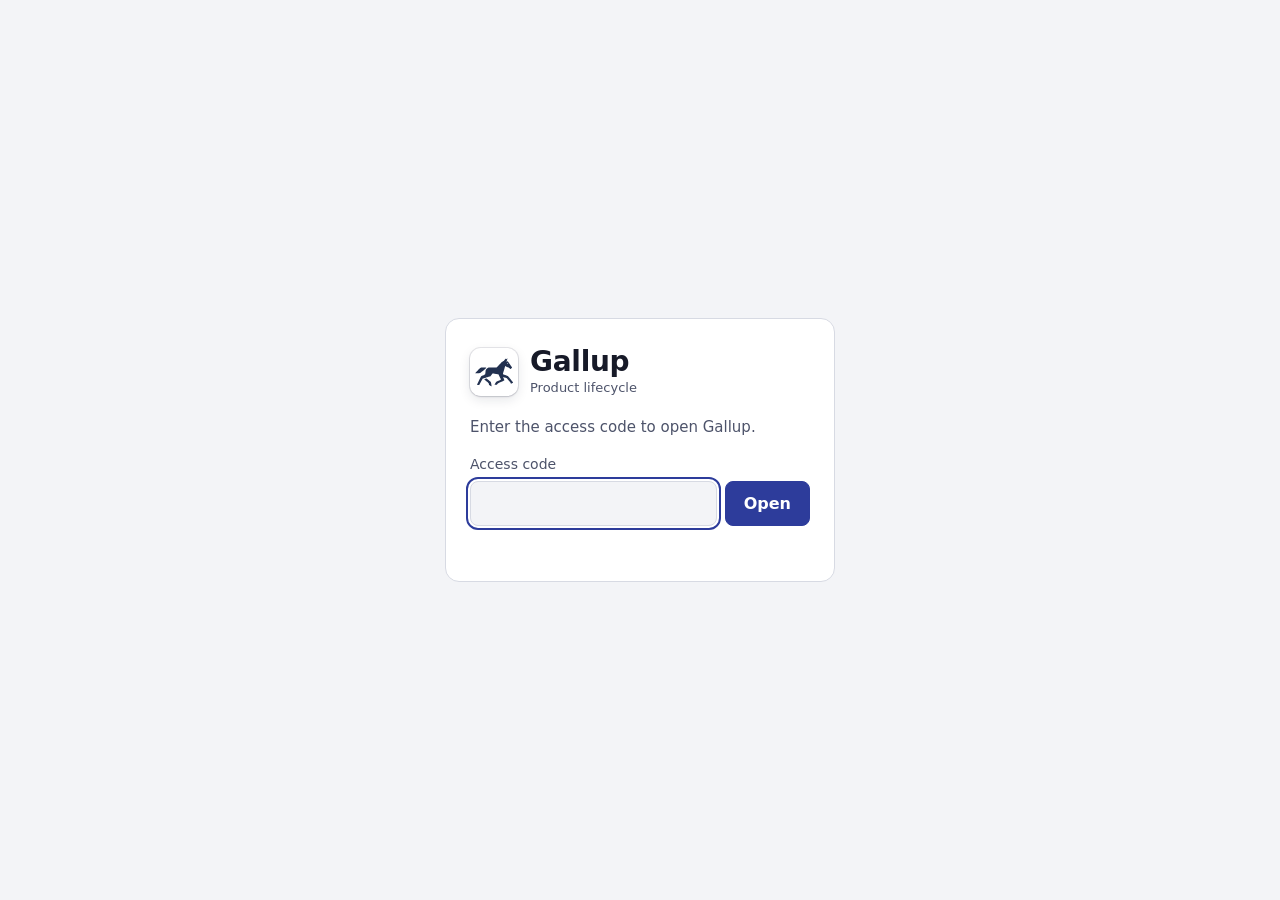
<file: index.html>
<!doctype html>
<html lang="en">
<head>
<meta charset="utf-8">
<meta http-equiv="Content-Security-Policy" content="default-src 'none'; script-src 'self' 'unsafe-inline'; style-src 'self' 'unsafe-inline'; font-src 'self'; img-src 'self' data:; connect-src 'self'; base-uri 'none'; form-action 'none'">
<meta name="referrer" content="no-referrer">
<meta name="viewport" content="width=device-width,initial-scale=1,viewport-fit=cover">
<meta name="robots" content="noindex,nofollow">
<meta name="apple-mobile-web-app-title" content="Gallup">
<meta name="apple-mobile-web-app-capable" content="yes">
<meta name="mobile-web-app-capable" content="yes">
<meta name="apple-mobile-web-app-status-bar-style" content="default">
<meta name="theme-color" content="#F3F4F7" media="(prefers-color-scheme: light)">
<meta name="theme-color" content="#11131B" media="(prefers-color-scheme: dark)">
<link rel="apple-touch-icon" href="apple-touch-icon.png">
<link rel="icon" type="image/svg+xml" href="icon.svg">
<link rel="icon" type="image/png" sizes="32x32" href="favicon-32.png">
<title>Gallup</title>
<style>
:root{--bg:#F3F4F7;--surface:#FFFFFF;--ink:#171A28;--muted:#4D536A;--line:#D7DAE3;--accent:#2D3C9B;--accent-ink:#FFFFFF;--hot:#AF352E;--logo:#223150;--tile:#FFFFFF;color-scheme:light}
@media (prefers-color-scheme:dark){:root{--bg:#11131B;--surface:#191C27;--ink:#E9EBF3;--muted:#A9AFC5;--line:#2F3445;--accent:#95A2FF;--accent-ink:#10121A;--hot:#F27D72;color-scheme:dark}}
*{box-sizing:border-box}
body{margin:0;min-height:100vh;display:flex;align-items:center;justify-content:center;background:var(--bg);color:var(--ink);font:16px/1.5 "Source Sans 3",system-ui,-apple-system,"Segoe UI",Roboto,sans-serif;padding:16px max(16px,env(safe-area-inset-right)) 16px max(16px,env(safe-area-inset-left))}
.card{background:var(--surface);border:1px solid var(--line);border-radius:14px;padding:28px 24px 24px;width:100%;max-width:390px}
.brand{display:flex;align-items:center;gap:12px;margin-bottom:18px}
.icon{flex:none;width:48px;height:48px;border-radius:22.5%;background:var(--tile);color:var(--logo);display:grid;place-items:center;box-shadow:0 0 0 1px rgba(20,26,50,.10),0 1px 2px rgba(20,26,50,.12),0 4px 12px rgba(20,26,50,.10)}
.icon svg{width:80%;height:auto;display:block}
h1{font:750 28px/1.05 "Archivo","Arial Narrow",system-ui,sans-serif;font-stretch:118%;margin:0;letter-spacing:-.01em}
.sub{font-size:13px;color:var(--muted);margin:2px 0 0}
p{margin:0 0 16px;color:var(--muted);font-size:15px}
label{display:block;font-size:14px;color:var(--muted);margin-bottom:6px}
.row{display:flex;gap:8px}
input{flex:1;min-width:0;font:inherit;font-size:18px;letter-spacing:.12em;padding:8px 12px;border:1px solid var(--line);border-radius:8px;background:var(--bg);color:var(--ink)}
button{font:inherit;font-weight:600;padding:8px 18px;border-radius:8px;border:1px solid var(--accent);background:var(--accent);color:var(--accent-ink);cursor:pointer}
button:disabled{opacity:.6;cursor:wait}
input:focus-visible,button:focus-visible{outline:2px solid var(--accent);outline-offset:2px}
.err{color:var(--hot);font-size:14px;min-height:21px;margin:10px 0 0}
</style>
</head>
<body>
<main class="card">
  <div class="brand"><div class="icon" aria-hidden="true"><svg viewBox="0 0 1162 865"><path fill="currentColor" fill-rule="evenodd" d="M480.5 849.6C469.5 842.9 452.6 832.4 443 826.4L425.5 815.4L423.2 804.5C422 798.4 419.6 786.7 417.9 778.4L414.8 763.3L403.2 753.4C396.8 748 388.5 740.8 384.6 737.6C380.7 734.3 372.1 727.1 365.5 721.5C341.1 700.9 290.3 658.3 283.2 652.5C279.2 649.3 276.1 646.1 276.3 645.6C276.6 644.6 308.8 632.4 338.3 622L352.1 617.1L371.4 633.3C382 642.2 406.9 663.1 426.7 679.7C446.5 696.3 464.6 712 467 714.7C469.3 717.3 473.4 723 476.1 727.4C484.8 741.6 486.2 747 495 801.3C504.9 862.9 504.8 862 502.4 862C501.3 862 491.5 856.4 480.5 849.6ZM55.5 813C55.1 812.4 68.7 785.5 85.6 753.2C120 687.6 146.7 634.7 170.4 585.5C179.2 567.4 187 551.7 187.9 550.8C189.6 549.1 205.7 541.5 231 530.5C239 527 251.4 521.6 258.5 518.5C265.6 515.4 276 511 281.4 508.9C301.5 500.8 306.8 498 307.5 495.1C308.2 491.6 309.9 479.2 317.5 422C322.1 387.4 324.7 371.1 326.6 365C334.9 337.8 356.3 313 382.7 299.6C391.4 295.3 402.7 291.4 412.4 289.4C423.2 287.2 456.1 286.6 501 287.9C523.3 288.5 566.4 289.3 596.7 289.7L652 290.3L677.2 264.9C709.8 232.2 770.4 167.5 797.7 136.4C803.9 129.3 808.7 126.1 859.5 93.7C869.4 87.4 871.5 85.5 880.6 74.6C906.6 43.7 934.2 15 938.1 15C940.4 15 940.5 17.5 938.5 31.5C937.7 36.9 937.2 41.6 937.4 41.7C937.5 41.9 943.9 36.7 951.6 30.2C977.4 8.4 983.2 3.8 984.2 4.8C985.5 6.1 972.2 52.4 957.9 96.7C955.2 105.1 953 112.3 953 112.6C953 112.9 953.8 112.9 954.8 112.5C955.7 112.1 963.6 109.4 972.3 106.4C984.7 102.2 988.5 101.2 990.5 102C994.2 103.4 1008.3 122.2 1055.9 189C1081.2 224.5 1107.6 262 1116.8 275.7C1122.4 283.9 1122.3 286 1115.8 294.6C1108.2 304.8 1086.4 326.2 1080 329.8C1070.3 335.4 1071.9 336.2 1043.7 310.2C1026.3 294.1 1026.2 294 1011.9 287L997.5 280L990.5 280.6L983.5 281.2L970 274.5C962.6 270.8 947.1 262.6 935.7 256.3C923.9 249.7 914.5 245.1 914 245.6C912.8 247 906.9 265.8 899 294C887.9 333.7 878.6 365.7 872 387.5C866.5 405.6 855.6 444 846.7 477C844.8 483.9 843.5 489.8 843.9 490.2C844.2 490.5 853.7 494.5 865 498.8C876.3 503.2 896.5 511.2 910 516.5C923.5 521.8 949.3 531.8 967.4 538.6C985.5 545.4 1000.4 551.1 1000.5 551.2C1000.7 551.4 1013.2 566.8 1028.5 585.5C1043.7 604.2 1063 627.8 1071.4 637.9C1079.7 648.1 1089.7 660.3 1093.5 665C1106.7 681.3 1144.5 727.5 1151.8 736.4C1157.9 743.7 1158.9 745.5 1157.8 746.5C1157.1 747.2 1147.5 752.1 1136.5 757.3C1125.5 762.5 1110.9 769.5 1104.1 772.9C1097.3 776.3 1090.9 779 1090 779C1088.2 779 1086.4 775.2 1075.4 749.5C1071.8 741.1 1069.7 738.2 1041.6 704.5C1025.1 684.7 1000.9 655.9 987.8 640.4L964.1 612.3L906.5 593C874.8 582.4 848.7 574 848.5 574.2C848.2 574.4 854.4 589.2 862.1 607.1C886 662.2 888.3 668 887.7 672.4C887.4 674.7 886.1 677.4 884.5 679C881.7 681.9 864.3 690.4 802.5 719C782.7 728.1 749.9 743.4 729.5 752.9L692.5 770.2L678 788.9L663.5 807.5L627.7 807.8C597.5 808 591.9 807.8 591.4 806.6C590.9 805.4 612.1 769.6 638.5 727.1L645.6 715.6L674.5 703.3C703.5 690.9 719.4 684.2 764.5 665.1C777.7 659.5 788.9 654.5 789.3 654.1C789.7 653.7 782.5 638.7 773.2 620.9C760.1 595.7 722.5 522.3 710.3 498L708.5 494.5L690 492.3C628.7 484.8 543.8 472.1 530.9 468.4C529.7 468.1 526.1 472.5 517.9 484.2C486.1 529.8 474.3 545.8 469.3 549.9C465.2 553.3 459.4 555.2 414.5 568.4C377.5 579.2 369.7 581.7 328.5 595.5C307.6 602.5 285.3 609.2 270.5 612.9C257.3 616.2 243.9 620 240.8 621.2L235 623.5L227.2 637.5C222.9 645.2 214.9 659.6 209.3 669.5C199.7 686.6 193 699.1 151.9 775.5C142.1 793.6 133.4 809.7 132.6 811.2L131.1 814L93.6 814C69.3 814 55.9 813.6 55.5 813ZM4.5 463.1C4.1 462.3 4.8 460.8 6.2 459.2C7.6 457.7 24.6 439.2 44.1 418C146.2 306.8 143.5 309.4 162.5 300.5C177 293.7 190.3 291 210.5 291C239.9 291 341.2 294.8 342.4 296C344.2 297.7 313.3 328.7 289 349.5C255 378.6 165.9 452.2 160.7 455.4C158.4 456.8 136.9 459 100 461.6C69.9 463.7 5.5 464.7 4.5 463.1ZM998.2 174.9C1003.1 171 1007 167.5 1007 167.1C1007 166.8 1003.6 162.3 999.4 157.2C992.8 149.3 991.5 148.2 990.1 149.2C989.2 149.9 985 153.3 980.7 156.8C973.1 163.1 973 163.2 974.7 165.4C981.1 173.3 988.5 182 988.9 182C989.3 182 993.4 178.8 998.2 174.9Z"/></svg></div><div><h1>Gallup</h1><p class="sub">Product lifecycle</p></div></div>
  <p>Enter the access code to open Gallup.</p>
  <form id="f" autocomplete="off">
    <label for="code">Access code</label>
    <div class="row"><input id="code" type="password" autocomplete="off" inputmode="numeric" autocapitalize="characters" spellcheck="false" required autofocus><button id="go" type="submit">Open</button></div>
    <p class="err" id="err" role="alert"></p>
  </form>
</main>
<script>
/* Gallup and its records are stored encrypted (AES-256-GCM, key derived from the access code with PBKDF2-SHA-256); they are decrypted in this browser. */
const P={"v":1,"iter":1000000,"salt":"31a20XXmfpQcHjTobMOIgA==","iv":"gZGzWBYPWXpBewrL","ct":"aykXm1EyD8Hi51n9jBtlfIBhEx+m/[base64]/xXcJTJRe8UZfEbEqFo4yuVIDIAKsRWVPw9SZlGGeYTLIF191rdcS7xDg3pb2DFb4nq38Jv3atCWBImRp+t2X1UkP9CH48qD9b37zGHh5pq+vTd/8Hiq0aGQLHqfAY9alGnk62+J/ztOvDP6FO43V7nf9g8HyvK1O+Kf6uRpbK9ebhjLgwapE/Jj6DpqxOl5G/5msLidfrD4XyPOlibUAbiN4ItwmiyiRUep2BmCOYFxhyS/khl8eZrFRIJMRtqwZu5kv8Iyebx0VnOnyFt93YQRhg/d0pDpH+pRbJHbRjn2/DGD0eqFvDwbUoOf/56b9VHk6VDNP7bBpmlirKIA4IASGANnm1BnAvktlPhZ3FbpM30YZrZCflvSzvXcRLTkBan/+w7oTIQHR+lWIsrvphAoU5OMTwHaQEVdRO0Swn460HRQfAuMQX4lrOsr7gmRZg9w/4Sik/gYQ7iySvCBjyt8MKK/Pu/rP6aYAEyR4ASTp68LriWXGyLaleOt92HJXWcEJc95EWzjM+wTBJLRMcnICsTWCPQfCI7ll2mMhxSoJ/Kd2GOr5Pj+XTyGOhDDdRFubgBIyxZKFLavZFXWqPUOrmtneX3y2UhrBLEGjSZp0AjdSWEIQ+OzVifqgVM8KhmfgP+EJOIrzEIzfdiq0fCodtnuwGcIOmrxuy2kcVUG9Mekkp0X1Ay29CcdBU8zu4wCmbBMI/[base64]/zkJk48RePURIocLxyXNdlclMwXql0/wP62EXjpWaF3qwwS0IJTk7yIcqbArKAxrLwJGZhJtn+hmoeb3txGfCtQ5aDFjTRdR7aQxslDypxtuj9d7OtIor0XvBE51/mvguwskrrYli2RGMBzJg3Tjp6h5Vp1Fe1Ai3EStW8uEvnxsZLVpaJHIE4zF0VPFYK9509b6nKHGmBYxEF/j/YtNk72g7p8IcmFTV7e+FFkKzwq50+FlDmskVjACZMDoxtJ6rzdT5gZVvXN2z+E+YmZqLNtKwgrRS9oxgUULomur23tkQJrZFjhOfHSpzyclYxO5dps6+Kpwtml3Xh4hgcgdETq+G0klCVGdFRnVbfY4opD8rZ5US4Fc5JCQBaTsd26EIiDigrOsI7CPdXEw1XU8TFqL/64cSHFWY5jUF0hZl7nuPRoRcF/oSvyK5s2JAIxQjqwKqe83vO7HSaH04AoX2jyOTsdad2MdvtBX8ma9mYK9Ql2v0YT65p3GlkejwlnBanPMwsvZQKq2NicyCFcOiKl8UJccVJTWyerOrDSeyexmsobVq+A10y1BVkNebT/WnlEC366VM4PG5CMODsVXelYJpy+EcDIpfUv32P1t5eqXmdq8uc9DAwQcq8jzIeIJuc7Gr9s/oIJ+mZ1X0A9chGAV/RbWrr2ienhI+ANL+YLebRNSC7mJyFOUcHc6MDOF1pB3DzAKT9cX/p2cWuaDg9AnsvEU9pAZWjNq3CBdM9GjG/FliAq8DZn5SnBc+A37+RRz8o/2r5hsw5r1PKRhVX3Z2NEgTAEix+qVKArI6pH5Nvieij+aiINnAqQ6NJR4LkmwFujpGWc8gbYBlOwogtsQyY/b3tzgngKON9j8mfR88/n2OdvRBR/GZcYfM43SavJB/Xx+/E96a3z7KwHAWoir7QgN52JecT2jPIpNY6aGXHPrU1M4IwhyoLBnQx4Tv05B6FlPxj+zoFRvNG0CmnAMCfuPgSf3Clh7Cz4dBs3A4h4cuj6IAFf0NkU9LmE4F9+eS/RPWAtKvxyW9D6zvdibf3Mssfz0CYfZ8MFAS1mxr25Bx6fwmUeLaQFkIi12XOi64a0R8itJ0z6YsT8F5GYBQAvrbYv+d4Xf9pqffyon6piuP/E47upXjQ/OruLB5MnTd6PLmIi7hkt9d+/vuZFtW3efUlRUiUv613GnfUETIXvibpYOCwKzIXOQ7G5G5iLbQkJTrWgr43dw2C9lANHkjTDmWP7glvrxyw7VWBTKSpCyVZl+xZ15UDw2cmrOvbd23KbSc6t76SuAopHkdQkpzEcrxaw4nAGafEzFm5rI/4sls8HCVc9k1P+E3xtxj9sZFBgDVjyHn/o8KKxKEPtsN/nk0EW63nofDpqpeKn/mdZ8qdk8YXnNnNQRvJl4zNK1CgoUA+Tle1cBv7EPt0kJRY3P+e8NW7J7tGTiuZ6BQduL6YI1/Q8wo2oH3XgA6wA3MYJPQNaQjmmwbefNNm6t9NxbXryo6VrCq+GwmgmR6jTFi97xWk1PVaEH7hv4jPp6+/RQCmbTSht6ezk/KXkDhuZwmbIkKxYXB5TyRPMYdjtRB2mSy3IFIT+ysPadXzq+UtXYhuWPkotBS6Dd5U5RQqXx62sp9PCeqEytVy8aktutgM1iwMr/I1AhQC9aP7Y1Q6mEiWkSB0ulhNUwgrUlwN8tjJKBFoXcXKWVLBo1OsZErOv5KUVgvAM1zKu6z+79JesSOoTVEZy07ilqnQEXcy/[base64]/02tg53HrhYVe4aRh4bYZVhp7VsG4dqAnGPwtoDBPTwPICiHxVG5hG/dzxIXOU9Fx9Le8kgAgO7vZSbLmm1ensijk9DS46r+fOxasFJ6Lrx/3mgEydttIkDms+YEoVLK2cf8wYlo/poXSAoWnvmIWrYhsRyRtCDhKXti6OjY0azNxk+aBc2TjFzrPHJZqu+OUDwYRSKOdNTvX5lgp7GeCA7fuTumcZoSPYZ/AWkbeMX7IHB87UtSW+3mL8qydSD3xCXVPFzxdjh8v9yxGhFgp05z/Zy3rgziv9kxN5MD4E1/vBdPkT4OfhspCvkV3HeMYGV1cPFFvPS6HhjFmlNXw9gCMDxCOdqz1sFvXw01Ik/F91lRXL6Kb2qbTsKrV/WZ5eSWzPu0P8tsmL0e+0REf8+fcArreNVmdgx+HA6qiDNr7T/bhrtcYRZUTKKTQZTfZaHATXbhhshRHc6n4gbX990T0b0ndURPVXXTS3tLgbu5dLl3BrvxotUx6JMO8AUOYS+hqg1yNqSB5EczPpWPaxIC95XDiR83KeTsdoofzGD96M+b/nxV7iQ4bGuF2a2WfXsc2P470ECQQUQ0gqoRWd/K45Hxcp5WJJpvgYbGp/8+LaCH8sP2t/YuQeBRLot8meX9J9SF6fORM1Z8zF15r5pcVINhfsyh4k4reVW4H69Bch5obvVFCtGpEEDuNEakAKd/yaU8ao90VvirK4OnHMPTK5u+akaLTja7l/tx+xyvK07bc+voESFMjaWQ8XRE9h6C3GaeHkcxfSx4Ct3e7BpQGf4TcMJk6Tlj87ZyhJqIRz4O2CleeXPNlME4FtWoUVbDLGC1B0yRwQQR42E6pxTefpC5DeusPNsuCms5KI8i86gKSSWFoEyYgQEOFt3RmEhPaMuLwJgvIU48aGEjlrhl7/d/[base64]/1yT758GEoI1HAhWn3E+ntecWo/GhwYDt5zFd3uCEwbtBVGSZpkzhEOwAOxK0opq6bZogRM89eEdfHaormgCpLZc3kGO+hrcEUra5FAVKs4CHBppKpTWepnPnTHv55xPmUXpCjCUtCMIXBNtJqilDk5ZocBZrB2omyMPTdPHXzTo10QJcTJTPLAB7FxhIgwVOITb/C/42vtmJK4ER795wlsbDv+hURdM82Jc9sKUKgL3n8TgVPclylenM20qBMhhR3UlP/KUBf8ArXU2P0jJ8jgC4ndNm78xB0CqZAAPrituCLeaVfUYv9A8A492wSxtulKm+GHappNUmDFt631ZhBAsedff5efPZM6rK94vUFVlyALl5ZDQroHTjh08bmd1IklFzxksgUJ1j6qrKO5CD0PlfR95iPtTAugpTAN7JzbNQCFJEDV2PglLbV7KIMc6525zknHZVMFoU/KPYcmujpetmBYXpVlARp6f9CyAzGwVz11SYos4h3ugC738IcHy53s1fUf7Vui/kMjS6xXbIRRHg+c1jYYdKoEAZ0VXWl4XtJL8GaWHF3mn0Btrja1HJc5WAn706ueYmTfCNYTciuY3xdzXD8I4U8pfz+o0IV5QjOySPIgUXEhAR11LmUd2gmS6907isOipkfx3MSpG2ZNZmwlPR3ValffMW/xgzkO7YrRpc3xCMwqWXnv/VzL4FBfHMOsgA2hXKtJc6Vxc6mpZp6LniJG/YvjjxBn3SEpa5hTNppt/8WDbfesPsazcwZWHYso99mJt4EJc6tDr9loWILB0oefRB4ZVmpVtXUObjHfyahyIWQwu3YVOIWa+RhLpUvbdVS5RjRnMb/tSDPDC2aom8G0b48gbMvPEGPU5H12wdlWKu9W8Z/Yq7zD7IP5NQvsFywe6tzIMlinufeWlR5TlislnPlwFGNDdI2gNA9PXtXtOq732oAc5/vWoKgQhspnb3lzI66ZE7EV6sy1MxU2JlBxCLz8Bvw1drgYZOsqIk1q2RtgijwPhELqaNujCIyimAuBjTlEPzDed8Bx7cwtMVwDeNv54/+1XGs9HigBkaHA/Xu7gOMceqeaKDTdc5W5N41Qd7SfqVJ7RRcBKBd3f07x8X5atzRQnoarYSGcqcyEU3hW5hXUP8YgaT8oS1n+HDxQ96CIW9ZJhwjsHzAEWVZ+/KzHPe7KxSiny69TVW6694cbJsnCkOnzezEpMW4oCmv/[base64]/Kp2KMJ2gHbXt838xNhBcWHZxckJCjgLr3hse4vF6pySF7hNBzsObfAEgdwcSoi/iv9MnON5zks2TI6UeY2xMcTzyYL3xt1S+Nbus5IoLBBExkvTT5sw6IoL6jycO7ptDkK19LpBAWvIJZY1/BSKX/nPsckXAgpxdyYjpmWFaqcV+3EdUmq6eoAY9mg8tpVu/MIifBzjlv0Fmh6sBaJCWFCXwT+wX2Cwch0AytZEVWOwJ8rGzVrQlRb7fGQzYOkJvUnovRyR5cGPVMeslWV4HhfISGDhU2C9W+OMBM8GdX+UiI+gq7tNJCNxe/p8pfx/sHjd/sPd8wN+q3SQIVgFt9VLEil4HHcECfnNgy8QCr6RFGB3G1PEIAlsnXJIcq35BFlfdKHIRN7QRI0DKImTpshiJcZe+clM3+gc26kjV/oow7mA6H+lEonP6F6O/9+WOFLxkEjdENPT9HIO6V0aVdTNxpgy9GmuN+7bqea24awfoy054TX/N12RgoyDJXM+n2pekq3/9JWMo2KU/iSzyvfYnEmIO8LZlXPp5aJbP9HHOOtAWv4S/XUppfhqOhDWgi8VsG7NuO1jLs1xefpqUTJziRm3l8DwhcSI977foiKV/PH6z8jsW/d3nXhbWfqYiR44ydTLdVJE3cT6g53Ewb8BqV5qpQfU9OMy6BkSQFvOnJqLTYd2MMhqZKcObdAoXDaqQ/[base64]/aGEJ89ZXZhubl9Phsxvgy+FBzvAKdku/O5KCvLdXNzlWTbnLpo4EYZgxWnkWyprLwu/lHXY0El+sQAnjP639XiZmf/qK2yh1Hf9x0/QwNWNA/pjpe/Nhj4oGRbwnFy8yygtIh6pN4TXUlYi2/SxQrxycKxcMw7FY8MtyOvdd6q8uppZ/Z6wLKev5DAayUvAO7+KJK0D2R5sr+2FmL4n2X5ZN2hqQzeeoA7ROOyDL+QIJao/JtRyJfYIs11wa/EolD0WNWLePnO0LaGQdkHHTbCz/3GLiSypLFQeENTWbvzodLYQ98+52OAX/r7sBnQ88BYdcPU6fmFC8stKtdGj+f8yMVGBYN4VU+6i1B1xC1EdMiYpRoeRa2EB8nO55XyzUrP6d4INjKI2e3/PF4xG7tjwOgAsmCABdhWvQgkYK2ZOW7PKHOJOd1B8ILCDBKa6i1sK4UI0VCBqQQco+d6TeCwloTrHJALf/D89NvrP2tmYxZpbmaflnqrnnlvngYNRelp3874w62b7MKxwqSVCa3beAn2+Mw4iXBPjWKvy9+Ul5e11h9AXf8iCYr9Z5M/e4QPLt5LA8QQsKxXln/vQBwhk1u0HFdeCsNlDUBfqPitYbPDNshQ4C16bitxBnwcc6r1P6pplnKBulH2g5wKA1BmVOY+frnmqPk3Z4TGPkquhTzeqVpw/Z1WvyY/hcL/XhbazLZtSMu3A9G+Owq3pRt/vtJgp00n9H4lPwMd5yGgyAQOcu+TjVvJdr9wMz6cEkTafZE4EzkOooZoquabGFM1iNIil3i7AKZmQFJys1Ff69VsUQ2qOPYNCS9Fe1C+OmWN2BO0PRuHgVVNeWliD/kXNMjKkNuU2rhs72/fzGkG3QcWXsqKWT0zqVUn8O4k2kdv99TYZ7yGu3x43YhxO9JTPPOcbMaAvPyZeW0ATE6402ZHaogemMLih52z/fiYpbAemDAF4QiDMToC+bVZ5/Xb/fvEoJ6LQ5oXiFUFF/Xqec7fuVf0aQj1uuF1wRMiRZ2FjZNu0EKJDVJ+1MIdAGHANMZc+6/5iyQ/Pd8JrKQ8+buEPxhhOCYllO2SFmlBQx5zsvQRimuYUwLmg9OF/wt6TOU1pOyuSbaIFacMcL5ed3crZ/EVl1E/0KQ+yg79C4ZoyMeS2VeqzCRGO8oTBIP6gO+Aj84s7g3I8uVSEG4LedYKqJ3ZUtkhAXW1wUDynLq4qapOpHAdZN00i4/6K7+NT9NVIDE8k5R+6VIktxAs2Pjue9XlVxcXq9qOUKSwaa/XnGWqS3xWlMdyKxO6t49YIJIqftKKEBKi9DG/M+iEeMoMmKmu2kBM54T7F7LweQD9pGZIxcoicZSXu4S5LuUEe/AVQBiN90R6z+9obi9kdE6S3W8aAE4ehRNtV32ZjOpDwi/pFv52tfTRi2ZeSV7J+WIuIQFlfimj2VlbK/4I+n/H4uJBGhAtYXLtH7LkOEhbS+p4Z1WbYTs5B4NuSOj6yhS7HWrjZOFlhuJGlQ4tzKZ5unO3yfLioK4BxVVWHp8r2hW/VifqlSGZmkLxtocAmIv6SyiNH8c4omMdV4vRlBBZ2ir7P0V7xwyZHw7iDbXMzJjuVwk8tWlBKEy7rmsk8XrVLS+8lFNatauSG/PDBzF5GQ9vdnWyrlou7rieJYed6l6Y16eNqDU0ACKerBn9Wx6RzYkjByXrsN3zzrKu9U0ffYEuHrHvXyZvf/dpC6t//KtRAysxtJxTFI7oRnlaE22PzI1YgZw//tj/[base64]/yS6wLzUs+tj2+KAGtHLwbhPFJAmRbFJaKrzP6lhmppTqAyYyLS6sPeucz6DXy+bKqvnjU/QgVHENJ4i3OoMFl/ZgDFiTTJsOH05ZWZkDN1G1GfQpEzLjDQhRji8zG4knMDpm0QB24S9V2DHevo0ERDSZ07p2mIHM9T87JFWGtljWt6OE1Gy62dPp2qE7BggaeD44loSqbK0RpRSmwrhxHQEz4RehQLxhTuW3g24f/pI4zRX7GJ2wKBe7eYHbvw/PpeItrK+gOTjY43fH4An9FB0YjoRpEBnM4cYgXULV6h0XKF9Ptia+Kvmqvcmoyd/p/GBCoMBKu6lyN0VxYsKd06ZkxOO2Fa7g/fPnnaAcLkfQmw6tjbLRMhDTYWH7rLgStuuGSfCLGS9kI+VGC0zCX6DnFlIXw17FlUYnJLsYpexDS9p2883nXf75OYKh00sCdGAsSyHRkx4muvm1AvZL5twYt4LRWU4ToVzJ3GL5J7m/hsBW94F4C/83kK2xnWy1jSpXcJyw9Xelua0kwRR/c50fJg4Yv+11SrRQRA4G7HCrvTPvDGIBO45SnRHU3FQn3LWDO21ymJ2zlC+py9f+0ZboG99ygR7vtGCOqBOO74dSY0TFG/Wd2FAh4mpIYMRO41LWLqWaWMblqtLzhMvXT8TlQ4v2jGzzmOY5eV64SE4VzTPeOemsQcRrFcz95yLHgmASYB/C89xt1qNh0wNyRl9AQo+htFvJ580CbZSGs8kqd1Vh/TEChXHwNfVRMFQ4EZxCwigVXcJhj+Y1XSqpO628x5Cj0Ah8uNnv8JzzqC4QV/OBG/ajJ6RO3uo0iyDS4qvU2oAW6OW+oufs+gM3oeJh1dBaPfDu43Q3O9mro8XTbQnKM1r5P74aIO7LC8v+/3XxeT5cugulu0rcKGsDBhxSUhMDgekdAAqEGndRyu1n91eHXpO/BXukRTWCknvRynQ4FfP1p2cnsZj2JF1AZITghjwfpn980/WdluCibLCrwz2hu9GNz9NMDgmPPy1K22eUW4oKlmXb/LeGl4asqCZwt9CX+yIZ0iS3/qq5p+dycwWtsiRLe9KYjpbXzByCJevhjXD1OH8ww+7tjWePCirovbopClSNaK7XpNjRkQKcdtPd1644DLy2lCdmuT+3MvkHvyMh08oj8PCBQg2qvJy9xcRFDCThqec/LEuvsdarhyNws6b8zd1HtCYRbrXbGDjbg46lNW7A3Uj6P6Ohv3TU1gTMih/OnvFcrtsaSSBYjJLYZ3bDuXtj/G3WmnlTVQzp1QNOF4N8/AaBKa+ddjYNy4+/fJyXSJw0JuIFtxsIMtYiwVm2eu4tmgZqjvDBKQx3Xel6D0rQ6GF+dZc0eYNGV6RojX58XKSyPkVO6rqFcaali+4KuSDyQuwn0FGbkevDF+IzdeJRUPaKedx8SF2h2M6Vadw2xNEcGgPkNbT2u/NXi/X1m4FSJzz8KFSvHcx2Ksy7SgEP6hAJF5eY0VAan8LqxapJOSBHmAYRcMoyL8xxdr4aylzE7twVKQOaoY5i/ECrbLJ4hFBDJWy1leI4gdRDZNxEuQ48kqd0SNE9ZuGYbW1aa6ZnXbP7GcNokLU8NPrZqz8S79JszacT507x/xJsq1jg1Fzi9KcOd8YSJDApnAGchmLijo4WgmbauzqeYxKnUzKB8C+vZg6kqlbxnLP6Dq3/bMBkIWgoGh5s+KLLImxr2gxYWb+HpHLzZ1B32p6+/mYdddOwA8ER3Zdi2nEqTrf0r3ffVBPugowCwUlnyP0ITkOmFyjbY4WoECok5Vl3Z9EyGK+V+Xie9ewnkmATqr+ZRGSl6Te12sN6Am6PRs89fDGTfyb+EBXnAJNIf6SHnkE9NsExfJvdNTSIM7Q0/W0h2n+Xw2FuqrcMK8ob/OJD7Gf/CbTfhHf+4ip0AAk293PWQV8LrP9lwloNjIRRXxdWUxcKMdE4WcqZUsTYAT2l/q4UXBGapfwnIlmfy9a/mG5iN7YlupWbSv422Hl0r8sP9QOwQ5AsvVNkSrawMxZkWrukghJ83kyjdmezYVJsjpSVquKIvl1hZiAPr0LKHrNgnjq7JA+cL20uzKQ6FKjrKEzh1QAUKPnxr+P8SPXhdUgM76hTGqs0hZQUXAOsUExwMSefpYsA6r0oI0pXu3LiyJBiyuxarqskO/bFtW6p5Rmo7BpUMz7xWuj/+4L1xLWRYFqB2uiZ+ozB4kqKXbSDuRayaG1LcqFpWMnHvh0E67QTkB4mgYVI6KWznM0cmjTPDOe7iXPiVuN+bgI2q/b713BGfHmOCUcNqOH1GtonN8N/0k25q88aeTJiwLcycrLIIZNr4HKv+3SJheKWnwyAnKjGZ8nV1B+bUqpZWchZWo3A0RmOq99N442tfZsO/sjCTHwN6yaS84ItXR3EjnN3M+Ky7TQkKnxBY45CtHfXS0d2tTOBhhqQ0wZSvjoNkd99fV1X9wg1smlEAB5TGBlaWYeRVhGtB0qBFDF/3T2vN5plheiGOaESSpEavVl/[base64]/hLINVlseG7b43ElhQEL7f4eCJnkmj9/s+Ky0ncGO1fKgHeA5DF0eNweMcqKhp/Ok7LPxyXxxpCAtn1EuWvJKqtJ/xF9VIelzr/fLAiYIS/gbtkHGDcTP49XldI43B5amln85XtWK2M84u5SA7LUcxOaFIlVXBKp5EdaOudpFj5AJx5d9LOhd3rMwblNvtsuAsRaeI6Tt2VLz0r/BEcMjoiXAYyliCqaMS6V5SFL/[base64]/Pfu9CPVriz3DFFDw4kg7Pv+3c7TAXGkVF/xW8jgxsVVds8VOXDE3ZWvigZ9f5N6cJsDQisHK+Ca5dDmNVAgfMjRrXjmRQI+sZxRZ5kFgBvsCHkCwtCr7DEwCyOs0gkBMAQxIDNDT+MklP3FSv+Yey7+I9TOfgs8FU2UURA2idIpOV1HAX7LyNMb7mmvvAwPNKxJIkKcpB8TK9i6dEjNC/2ea6Igpex0FlyvoHTuUJe4LMFWBOF3Etu3sVqzh8FTZg98H/ndpZ6FZk7LmOhjuJ3tHSSZekcQuwf4yR2/Rvedj5HC6MRak+5s257lo58EbawWEnlgg3pYuxgQdJyZ2Fgiv7iikN60NHqHpBHEDwWx2bvrxvRgjBsfhchWQ2gl5RjCZyiDjlTHRB3oRaQpNqgnt74VkYXGKzt5qczKNaN6iulDeB5DZ8df+nBXJFLWdrLAmkwBxfjWSmKXke0kEovBRmLf5py8O03u/p9RhaboAzDXb+RsiB99CPyyHnMvKnZ0C7azB1su1A8Q003QjjgxwTLtqrQ69vxyvi7B8BSkSXWwxYJ3sZvco/cUsAdX0NFWNNWIJowNBuRb0i4B8x8f1FJvN+FqRHbHNIDdi9cVqjW86VmibynZGp3tjMQgZqkEScp9AS5iSVGU7aavazsNkT1FLhpo4uLg6hQZmIihV6zCnCOwZ0cpjxJ7HbsxMHPPrtFnWeCf+jUescOA7JwYya6e4XQGukpJOV7sM+JPkU3yJS2HDC1/cx7VmUmAHeVHz/uWyuqymer+c9o1wmWstd1YoX5jSKkclh+H7XnOsUtsnwjCSMzBJBPYYs3+831/o/UWdDSSnHfwEMHDfXBoZLjTL4uiLgaXVslrKtDFw8d4efw8dW7d7zGcX/4nyI1Ti+pxGeFDYN4YGFO8owMDoghddrI2U89kefRKDOqkYmH7Y/ZWjU+/RXfFiBV4wq6EuEz0UY+XXKYi9lU2boTYq0uq7+0vjnk+Wcp9jWwCKx8lYMF6Q2/DKTRFpwqcC6G5712CpQ3M38NfFk9Mk5UvXTrohf4XoNYYdHKGfWst+MSlU43L0vb65RIQwtfxRhdbyS/8y7J41tZ+3GOqCsA1ruusEg2mH0ukMO37fGUIJCqmBxpm3DXHQrhQ5U3JblO4uaaky+hVdNpbvx77AVUF3z0gADeOCNwXVwqwbxrCfGoumYDrTkw9STCsPTpD6tXLG3G9nmPXdZk8W1AHpomy7KbOvvqfR2SBW5xBU4z8DzHgsDJSwytSWgGJ85ryKZzHsS/LUk+/U9Ehp6FYi3b180Hh04emz8F3XxHGCSnSGAiuEcg7ZigyQOsQi1qaJ5vLIYjVWrOz6S6qEEPZcIxz4ntrk0WJY9uqWTYdtf/[base64]/CEBOPovMzTZvmZ6tKmaSTOI0l/g84XcEvybBDPqApWcLp3T6O2ONfjlVpolgdcJ4NBsbBhqhNh6/RHGMXFwumkq5tBJKz7zB6STCw6fots5c5tgjLJ4whfHzT9p22AKpvW76ISLR8cSqnF4kTSnRguOoXXViYfH/k6iX+oN8/rOxi++wT/U6O9hIqT1hA1U5QsOJ3oyPpeRwoxDQBQfiwKn9vDS1+O3M7yu5LvM/HGYbMBjFTtbbXhcLeCV9HMd7cuA5ikyyi669I+ZiROI1dVwsFL05YFyBGNycN2/q/n73Of/0CHTMU/2wNXfQCZ3Lg7v3i9qBeLI8UwBfsGmdxFvMec77JDPRn0y/[base64]/Bw2qywA4VvhnReiX+CN8/brFYb1DYYTsErfiIgQqhou9jx/YShs/ENSQZq1SJpeAQiMqkB3xX54Yryjt7YrdYck7c9FAyYQl73xbBIfFCZp8x0DX3IzbKXVcVCtVHRFMeCiO/Z6zO88rCOQWVfyV4n1BIqX24XpudWaZpW3XLshzbCoaFuOETsaaP3X13iLZ1Ce+K1+G7cmMnYWDFU1Qi5XUMWZSXK1Z/j4zXH9EGMWdyfhS2pT+8pnmSRLigyG1WfmcD3PSbt0dZk/N7CCluHRyrWySFkyFRWmjgroY99CbPyvYYjteCn2L/IB1c16wJXTUFmDp2S9EQniMkzfINFG3dbcHRA5hOaSoQY9WTz6uZvmBvqTgYy0Up8SS4gF201w1/nvx6+3+SX5w/TtO4Sw3ciT+H3a/kM1p4VtSNr3+7ejf1t3AJSFfhmoAlPHB7U9LspiVSBRBDPj1D3sSyB/fBUqPZnvUYmmZARb7z5xk3dUehJ38ce1C4AYwjKqCl+NzwoJwFPb1Qfa9RBWSiw50c34hWirD0qJVfOm/xbfng2iIiTBgamxrO26lJ2CQ2UEGAI63Ao0vnZXl5aTj4bHf5gSOojK3wIlgfM0oNIGRHpeZZGe3ujj3ijAHpy3g/PGKVeWQxMZVWEuC5fV+s9Yctb6BOqmb+cQWEwsRAvdOMXSZ+a9nwrr50JmaFofc0peYS5CpYqgxkAnoPnrFddNazowkkx75ZwK1F2Q1Ukp4L+0znJUM4nB4jUmBSPc5CfvvWSiOggQwZSiww0tGzZPVq/SBNj9KJMJhegW+B28EG0/Ah8t2bdOk75yxS3AoDrZR9r4sP45Jh2wb2upIa+M+yi932aaofrU6zT7W/PzrSTs4bEpS+6sDiO+tKtt8ao+pKlYt4uwu6sBjf0RQHpZ9MGr1tRCMEnCboabJnipnF+46VNh3++pgAAyL7rTFociqvGm9zMYkvQK/TIy4zfSeRv6q9Lx9DKVbAOly6M92SDdioqT8hjgm2mCSm0VAeQzKt5mOVT/U/rUnJAonMphkDxR2hVJWOvcni8HQvULpFBio1gDGKprnCXBtJJ+obUgWNMhkpE6Ly7ZLNxL1bTfwp2B1fuD2F9MYhnhq6/52WjchU4N2hzT1350jNdEqX4hj+oyGHEicsM0Gw36gFVsEj5gzuE3Urze/+B5tKDDxJBfPS7vfA3TBmUOP+g1SaBFjp/TpG+ogvdz/aycn0OuaZzbYvs9TDhWlJhk5YnEOhz3vTWapQS/v38NSd/mBivdWUlD39H/5HdrOB9M6Op2BSUBbAZvcoDwx5jhG8RIcHX77/Z0Sze3NQzLQ8p/t7co41oSUBfmrPRDpbzu9wR7lerPC88l1A8Hy3CTi7dfe9RCHV0QWhGAlXB0bn5YWdx5eH8k2+fCnBu1kfMsvW+bZo/5zzDGT6Z0kU2BrzksA2/xfnYaRiUNVGkLrC+pX1z9Gq4YE4v+sEsp7KQ2Bqvqcie8pAMyCrE5kJ6zNNPSIuyq3N/VSMe2rDFzJhT2RL/5kWhSeH39snMHji1ReWJp6NYUUxoBEYS56U4JswqeoqnRnaIxIl9jhN2jTgN/MepEa4QKJVl1Zyz2i4CuAdLIdLJp2jiKtIOkm1Tem2m5yC/RhXUVCkMvqGALiQxXpWyMRBMsvtnz8GQGjutARuzCpA+7V0NSgKyovZt6YewrzsRoNogFnJtGbY1dp63BD/hFL0+drt5m55WUcViwOLzgr393YO0MZ5VwZ6eDAZ67bVAVhs7D/fz9l6xiHYENkQ6oFIgaRoQ2ZoDIqn6KeBtf/9dI/[base64]/nV7xrctklM/2hF4niVWlMUcdfDJi5foKfdubsnhWGok+epcJZgvWsES8DeNF9+Kw1Q4rFBOvZOD7QrcO4eFLaG4FuyUeUlWZC6UDsRd2pcqAYTl06EjG8z/rAvTfxHqlpQ8TXNuxPt7Fhsgec4JjYH70UMHSwDJ5fWXNM6fDxxkirW84q6TJkXD9j0uuksB1U/pTSAz6akWwndfj3wCnMDdAIEDqFbJQ99t2XaLu/IV/XXIbIMB8mbpydfSFe523EdD6V4K3qWmYbkbtXmv1L73xdoU8MritO0iKWsdwMeRifcG3AEkBSmDuy2RMK7SFIz3d+z+NiTuW2EIqRPX83QB3zEBIcqfs/CvVbDeSphS5xehgqjkd34XE6c4hLMWh55WVnNSrs5mc1PxdUdvjtMUtAVftJYby61xxwoejGjDfMUP9WctBNoehBFXCWs4Dv+zj2W3mEdVg5H2cKw6EFMAQx+8pS3/xFvbEhjUZd5qSTKbu60IuQu6qd+228gFgij/KR9iDGMKjYHuvqgfnMcQtpCGiYYU9D1yHtTkrqADqUHtskTHIlHN6DBpBtosJlcUXELfr2ZBGqX5Ph6X95f+z3P/dGz3J0Gb7R68HQ1izN4iQ7aWO2CDKoO5ngAU+IQ1rUxkNMf1ELDUOBGxNFn1sHp+8WWUHFia1+MIjWXLdgc5RVncQ1ddkXC6MZdN21k00eKzscXB8d+iVBdSwsWQ/jUpoqaYRQZugNDshV6dUvW7uxnOVmbG1WQUFpOd5FgHxKjQx3Tv+KYGNAtBdh99+krGRMD/ebWGk6JVfIa6+FGjacQ3CW5uZ9U1Q+2P/VNHRhW3zuRUU4nYCKLDIa5yz336Eq10/XJHA81jY7CUG9W7IWe/zUTHxl5DPcaLOv9q/3PAA164VKDP41ErAU7JFZIylPImK8HKm65sQ4GMtGrHlXVU5OJBKWx2FWhS0I93Dm64+B+Eh4hmylUOAkRKIicmoZJ0L0XMGAiJKKBkoW29Y0yXZh1Bq+ERPFg4biGeRW01Kcg2PjWD1/uCWFTkT103gc50ARwrReUmI6jSc/gNolIuEDMXy41FKD4ctcn9NDh1zkrnpd2FPJdQv79OUDqbEcHztBgMKSF2KeVuu/mduIVu5LUYN3Fa7gk6sdgZFAe6Mac4fVa7/yLr3o4ZYC0SABHopkXbItqVJ8CXZXACi4tp2qA74jFLD7+84gOLOlHO1d/n4OOcxBdzrfBERDZibdkJ4jJhXfPi5qPO6upbK2fHPi5b5UbEiP38m/GElj6thatMLq6agGyQmbNeA5B4hk4QJvMO9Rhydr2Zo28iCIqMWk5SnIYAV32nyBF9Nz8S7Byd1IPHp+te3OIFZ9RvAKkYqF63KqlvckjOW+f3mEsaBfaPEXlpf5+2bQcDie5UeRSD1MLM/[base64]/qUTtUwejhR4ayPlKTEif3pzjPmpExmev/MtVPe7RkRV3+t3BtwTpS/AqvZ/tM8dttZGYAfVoSVYUKDbhwS0hus+y1xhIVewts6Za0+I9uJTqNUTlFW+BYh2huj1sGP6ast42O1ZjgRMAxYAfapjvGxkkXHsXVHrZ3Yylxv0fMytb7PwXBB6w3XpsQsM7X6gEePv/Ae+bc1Pwz14lbxF7TjsQVDGJPRIiqDCJcb8wUZaOvqxSdIwbyDG5qCh+Xa6qWcIK6MvA+8WyRWIr8RTf41/mfvuVEAZuLhXx9u297pcDUhDj1xXMpKnqqsUSM5gjrG7wWFH8IGjtjit9ua+cYL5hc9FHFLhxndDbYnGEUp8T4oF+aO20Nm3d8VjvciRVgYn8jjgzk0qyJj+sO6A9KCUNpsz+UmOKo2CbeQbL93fle13QHt15TzBQK3E0oQffzGDWbto+C/EdAxI1doi2lxJVUY4YPrTFw6hPTe5XJ081rEzpDcGsuln/FsaYD7logCFsPLa+RKXmk8FTbvlAqpMzC8YkG1AzRouHNmeADzKAfMvtJcvHf4FCSOzyruI9j1IOiA1WTLlPA52+oKdqkIILAyq9mWZe2EzURN4AvLyCAyjOChExVTUkl0/y8Lr33j2hZ9KidExq3ywjlSjYlxyCRO5+4RcGQ0TM2+DXr6WH/52ahnPDt4wINtZlcClRjHnXv2dQq/tyki8fJ68anRy3N5XiIaMJ5ku5tR5nnnxyGvLc5vwpdX8Do7DwsYXfDqwa75apyqlzIZIPqEjXjjZpmYr/LNNZscP0Du8fo6FZWf6E5lkklWxlz7AEQML4GOjJaLhnyE+mOjQRuNhaFyoqVfjnOgCF8UJ6WyNl+HhGVYAxhOqGpcIi6x/[base64]/lucpbyVr0SckLngoaUWxFHezGVE1g/ov8hSRz+x/HmHToF8XMc+p3uljRV0U6RO10/6i/zH7rqMmm1t9mwenIcXZanGbOZefLavla9xUnveO2e3Zqbl+WIzlT8CdO4BHU0599DiDQ9Y0mxtYSxrtQrvMQw93Ka7ZZHYasVK08BNPavA38fOV5QJkTfID8Irl9+CdaduQVwhdqBPEYge8nUWWieks6louTcH/FepCyzcPlRORlIY+OXpnZ3wFTGq0bGmlj8by9XNgAvJWUDV1fDc1PFSF8CAWjtUrkkrWkb9tAJdlqMSufMeNkaN3tt8lPOG1aWHAZY4mt3xtZRXhsWzv1WjazxXzdtVn9m6E4s/MCqgQl+Fw05mkYo89tUngLu61E3DIpAaJaOIz/MBnju60+cpHYsgQeeEcfsFI43rwbCi8RKzR3//D8XL6rB5zJpQoi/926fADGFoSVTUJT0AttbjVFlPGz1zWzIiKOpfEWfW0bvK3+qLrd8JCm8zKlFlOJ29H0p3DX4rPa4jAHBQAXKbpb6rZSNGJxl/RPgQwuINeH/H4OjyS/NsFkD1ZkAvVWFRT0nY3GkrpQjItP3BM02iNAHAlCY/VDAm+X40fI0NsTuqC15b0KJZAp5CSPXoL6zhHBi1Z0ZyduXUVr2/zsU1ciX2uszMZPOUeTlDnLJG68g1I9hMM9hDkLO7ki3MMhhahsbwOokoKLoc20MVncx+/bPkFX/Xsac3ez4Bx+oXRb2l2QFh7MUuPVQO2F0+ddcVoaiXzzETRywCp6kJTOMeW8h77uHcu0wr1ANk9LT/BCEWvLfgf75QRMBfJ5zFleZBQELvdlclnMT+mve4jefpWTxEYbqj4T3VSqLVdvapYj29K6ahM409Kc4cW7r5qqoQDBIxiCtJxZr7J8m0FHszqKemVVQ+zz2bRtvrH/NVMG+cAdGHZ8sh2kF7rFxG0e+Dj3HNIHHUW/7Ob5hthSzccPlhHyA5Z2OzmK7AAQlZ1ap8NOGI2sIx3aZBqE4jqUXqq35DQ10b5jgOm8Z/6gPhlFLptG13lCMgNK7tPysT3uMNWbIr8zA9Z997E7P5tzT8RFgchrBIXWQAIQX30yy1hHy6ftcwJUJ6Div9LM8MNFpPTsPHSG9/i0lHbSK2zBBMui3iVG5BHW71+ugJZiDfkjeU98aFSounKoNt3RhiiHwl/Lnemei8nbnMx8FaAvzgINutWqrmB46daHGV5fqshcP6Gd3p5i4bDJQMg/opFRs7YubUrQq7e2MLGHZqWust60Eohnk8K6+4qWXhBLZpDsmjURTioRdORfTJglHK+PE5KdUvsBLccOf8yJnAX4wdIDIihZd1M7CO+i4hlUYKBVucpuUZUj+5oaL67nYxq7nqAC1XXgf1qEucnMiakuvlbq7S/kV2Ndb5oaJeSOVsJpMA16i8uf2/59fULBHpQ35zkFUwgB07OWY8bt6lEIWqp6CFx5uMnMDOCB2jveV5/mhS/Z6fo3ay4MsxxwuOYwWpeBmwA8ONiYSQZvXIbDYh7IXVonNemrlapP2fLVH50W/SjXbP1pEqI09M3sVX5hwakHgARSxpr+LlmTUpzRztVYLIBk5RmiZ9qABGtkNSnMOLW5UAMNptc3+1ojmoutFkykwjXmhAyzqXVRT9/t1nDdWrGKQkuupXgZbS+bdKap8/5BABYXiCUi1bUd/zkBX/gtu7Sh+dQINswIwsa+3bOrIcMDk0Rz1Yj6NS8tErFFv/psUiNhA1iFaL+7TAkwopoUcfShkUXQ9eWRbQbgnxT699LE5gyCbVh4HQXjcyYzxZouPXKqRnCV6jDQHNfMti+1VEH+JbxYN2Oyb/79p6YVQrIB0uNwYoWodbDeuP3RG1uL0/BTu4byKKawm2SrdFuJOXLsSGv2pA8GfsS847gBOZBRkkUo9kdrXSafukHij+JAoKvsK2StT6W15Pv9oCne4rTsFt9bOpoFQoWoZAB7Y5/UW4OBFWrBSI9TJfIlrAPLLehn5fJtrNG82h/VwWvXUnE9ObfcykFlggJJEv/Qn9/5l1F/olOJ0suLttAGCIW28PZzNEz0p0gKa4Xoj1gjbwAQfkhBYo8LrKmuJuKxdU/kIgVx4ElnhqaWXpjG7L9xxErDBeCa5/E+0p570RoME6CpWSX9+nZUOBO7l1fh97rJkl3deEsxsw3lhIgaXpJ+WAtbaZAV4Te5bj+YRNhlBCATsmgDxdXIEKDv+K6uurtX/tR02xfTS7ykT2r7lj0Qzr1tOyOsblWPVDnaxpi7Zyxj7J8N+uV2/Z+MtFtRxRzE2RJ+CB+9clOfYQ4mPgNkzwpnVgrChPxtp+lLOD21Y84SyYHXgm24Hnd32MNGJlTDClWAT0f43DBdVzUpaGCzB6PGpQJ0ZGO0WwiTxj0riCTXF3rw1VoWCgQ/8v/[base64]/kBKk+AXxYS+dPh4AUYWaVzbNIWBoCkdeMTX0hXycx+5Os0EraL5BqC3oZ5r0W1CaBapIu6XmIHabHDwBU3NIVnLOB9PBTDUBTFfn3Cw5n/avnd96dA1OzHyutzzh0WirNg92x/d7s6HBEZlI7XkM4tvTjMuP1fQkToJqFu1/U3j5IXqwVSC0gTXPakGDU19/5wjydHl9ubXdMqCxK4LxBHtvQwrhVMKobAH2PEhJEbw4y5jnRiIS/c7DY1vgZ886zuHXqVgYb3rKnb8VTDgr3HCkHRS/1ogSRSyn4rXRKvbOPitA07Wu14ccfZVTzBYpaBxx3qzrCzKFVnwTKQ2MKC0HL/Y6ai3/NY1hLuniAnJV85CtYrfVWe+hLqYKARjN9KrPlN6ON8Z8ynZcMa5igNK6ofda6EeMoCsOIBpOoPFJtRa5UDT5iRct35GV0X5sz7zhyFRollM//IqYFgvf/QBQZA6pyryXwkmgfndKzntmI2bTglsz5rJcfZ3hkuQvCWaMHDNC1YSdoTpx6tTVjL1gGnmjvu3OuH5xzQpklHtycQDWFRVllAr8rjxRhAXQkuGqVPbcLv1rJtBegKoNy8N66qWLfIX/hdMQ1o9u7umbXvIZEJBViBS6mv/RkVtnIv0au7j7Np/tPzhk/iuxHu+6Ld3bghmSaQAnxhwPBOTFL0CwCIxE8Z75bOcUvmP71On9re7Tj6o/W3vP7/8y5qFbgitQy2xAFHFVRwg+uTZGl45W9ATw1acaeTzuPDZH/xy6DLnXkAepki4tym9o49t7BPCftr+lcg65amjgrkbRE4+GXo7iA0RpDPIbIdXS0IcqR2LbQ9B5a9ZPF4zwG2SjFHP5wYP/657i+CKeGW+ct3RkClOt5zI3wEwK/Jc28Y9Bc67bot2m47ja8pb48ekbztVisTysnuWETWUNtYgOnHiRPp+TtTBKLoX7vOPNVLVIe7rxpW63lusSMxqofD0M3u/ApH4m3TenD1jVwZ3fZRXYTqTQSWXuo54niEYZcBLQP4He2D3ei7BABrCaiHx/8B0no5i7Xedpn6a0zDyBe2VGkvjWjZT6warneErkhb045Gk4E+dLHDSdUmS58WTGmFel6B6S6EMi4f1gb8Bmu62LL9VUXjV78gstAc9Ij2MFpBZcpi//pJqkudbB5K9yVK2cCQNkXCeOX33s9lAcGEKP06wAT7gVczvcy9qN6IJxEw0BfN8XU2TFVu4i64fEMh364AYLS9DIlwZepxn/E3Cd2hQzJlVfApTHMLEyZXZddxXYc31z5cZLO0HBcG6JNByIHF8ZbUNdioz/dFOC9C+8/u+25DwcwxoBUi5ck7QaFN4cWlXLfpZkRdjDkMEowg0Z+JXdUR4Du+5xcj6mX6BUVk4pgwWxj/dK7/iLqQ9twnaMGFidqrJ06AVR441LijLZXb38/ujOeNvfQgK10NXYWIafRyd+TPRXMXgad8ZHeLswz/i9Lla+j9PbxFb5XG8QL2HX8Y/4uAu557g1gLlBINDeGIYXHI1mFhkupLZGeI4Z8VKZGi6Sf6RBRstDyy05GAzzFQ2ktcM84fTOQUSqquaOmYIW93/aiGgQtI1YiqQOkde2iQmJBGOI1FXh/7ge5A9DgIiX+KtoYxLO9U2yvFd+Jrqf3oKQFzpdc40tEmTksZBxaw4P7ZxaDhhxOgvVZTN9sgZ13yh4ygf7rCtlg2sqnM4LiUs1a/8nHkUuzLqWOsf0zNBZNL+cdnbe3SM83n1zknd0EtolIquIXs/5e6p6YZjtQ1ejKMSVhSYruDr7Q2LS4QmogfxfODY+g1LyPKj2pvXI/5RuID1yMx0+rK2S72l0KlylXOrzTgJ3trab1iTuh3DChWG3RqD6SuR+a4j6sg+mbvRNEkLA9YS/ALoOa4IjkQWW46kboD59EQVwp1oStdYr1z4b0xL9PAtKlxXdjxlUtHsKzHbdjK4U9Cr46C+0DY+XptCARGvdDj8l4ClOp60XbJef333xRhKFjeqWY3L+3y7/G47jtMituLaXsc4BVlHx0CVXIj8Nq8b3zE6Zd2JqK6yeZp0ZtdJo64WSqbWEiovuozt1yxtsXnbrjrlOUBm6gp4Xoo9a53dAxMy6VCAbrYVzuJRIqmTZ0fADdIm9GKFA7astfJmLsA4N9sIM8gswF+l6FCYKskd/Bsmc7FRhU2l+WQ2iT64Gzx8GYXEF6VOIy7wEqRq7ABeFgIO2RVvApb1xLNTIDDwVLMZOaA0Oi2/TTy66RFuDxnC0/+7ZiQeLjoRhqFLBExyWTnKkHeVXkMEVSkJrZIqSoB5yA20zYV3LjcFQxB/33nFAdVTb8xLWfgiH+E7W4IiPW4nq9mCL/JtDVgtq+6+KVPBjDqIObnnFWClKETkM7HEvOQoz/WFxSDM1MNuqRDQHI8KM/PZzdQOo97PuM3xakTWtbXx1xfkLi05Cb9igR9QCrTlNf+uPywOGvrZGaa03DgX+XxrotAtRroaqiXJj41q8XeKIbLWIc7DoMZ4nqRz7J9syZE6caLSCkEpCMAWDJSLsWD0phgATASRjm/44lADAZNiKuj0youczIEolVUgitCpd1Hcmg12W1t/AZ/TDf/95EwA2/AsNAIk3w5C+avodexrvVcGDguPOUieg/[base64]/ihaC1oAWKlEXhsDas4Rfk700wfk57C5klytF6VRCGKW1N1FH5tm/os1I61kM6EpMsKdxlpz7GCtjGyhlcrlyFbAsgoQxBAvnIj21HlpNm7DSsU+7x1gNNYduEAVxVjzjG44x56mJcvWm2Bd4OTVGORqVT6vBDqpVRbFhdeNbDSDrefxKXX+VruKzFxmUd/Ewe864a+ftK5ZoVGpGFgwEILaOnD55RdOmeY8r9sHjlLgbQ2C9YbtdmgM7ZsEN2F0w9+ZBUGHsqz47Z5btNiRAaERv/D1PDj3QcuqGWB7SDzLG4a0R8XEsxXFG6/IhxGzjHKuYNsc4dikmTMqynYprj6vSAN/hv/D4wtf2Uwyr6IT35qzaoOcxIQRJFgBBNTuUWpEO4RWHjy5x9pvStLme8QaGRw6kbxibi3ySSbUHU2YGDMdZmMw3EKZKeihfmGzPo9K9yi+ibGJEAXwxXIFyB5kq0NVn8gah4KaTpJ7uKrzP5yeK/HghgTDzd+pyJW+2ferkfdoZt6cTa0EsHMtx9Vmb39eKzWduu4mF3KZ5MbGqnOeWwGMrSzEqgq0oc+dpLxUaIK69YY1BCVsjgaFkr8/mvoQissHW4fFmXyfHv3OiYFukXi4OV9KTMphHu2Zr9+Ce8sVixVwKJc/RUa5Q7nh/TE4gl23paGrcRNlh+dFIWiVToAaeickh3EI+NUXThH8nTthy0gER8a2PSFvc6IoiRmlxtQicT6qpcvnrIB2aQOj6CKWpn9LmXKnLKkmMHJ5PiJuwuGavjqJnlRzzk4Ik+keI5awhP6/xC6p3Qoi/mzD8hIEUkc4gLXyvZKFO4K+RFIYqkXoZ+TAncQGPZhryxQ4HLjUcuMn+gBcn8oEXGFHOyOLtlhHLNffJLg8c6HOCyq7uKdBoi9uc34913cAundubF8sbVdWt7ID6w2EtyqlmtfACDI3op/Bn9YlfPNifVA9mCHhKjQ4EfbC67rCfDMAJ4hMUtUCIcIHcuMorp+pEx8YNAMoLRCGjJFC+Hm0GrpXUs3GAOa53PdaXXiCzHizx3KDyYNFUCNaJGhS8W6IdW6/KHGKBSUDWKfOuREkwu66yDvpSxnzrokIaxME68L8Or2vrOahkEJm0sfnnSDJlvWdAbNFhrDfZPNb0IYe5DjaVQbaJNpjmk84t5/E+kIrXbNCAeDtUczmLJorZP/LTtjy8ZwDVoVZJYYdNgrCXGG+yJC+h57nXI8b73sLFtoo7YaQLR/KrHcGEf3aci1jbYHw72X+efw5E5jincWmGpanZr5H5o/CAw0gLWyF5/WhbF4vEJy8jzcknQ44TAxX2f68ZsL+tclEpFpAiTc/k0GZH7taaIkfda70DgKoc8NihIYzqcsy0dAIN+JXLfl7j7v6VL49dUdHY7cKSMfIUEPXudnMWwoXXS2W2XrylR9ULM8fx7ywc/o8XgoCP/gvQGbr9Zbn3Dm+2ZVi7ny5WrZ9woFxmUp7Duq3EYcNV8qsQCF+M1txuKrPu0/6+41NBYk+iuct8vpf1YsZEO0OnZjZ9wxMXfqIcjOs+abUdEHMaBE+Es4XRGOeircYkKxqsSdRTcvn9xhzJkJi8IX4WRmcJt5dEosVtocXvLxBkdEuH0CffLdZzAQdZingffvYg/bVVOXIrXHKXkdO+Gw3mHIzrdZaOGz3zjyoFrtTmJVw34XQag+VGH15GYCUGdTK7t5A3Cr6nQvrGTSEKqcydmlSS85XO5gpn15zj2LZlXhcBo20LI0YG9EySMIUixQ1NtUDt7Y+ebSNq71+iGo16dTiU2yLhalLWLTCHhzO+Y7tz5NAmk0ZBlYhk2CAsg8f2WDEF6AJB/2VLDHswdc5N6kD1b1ugoDUDRVG2Fi0ckts8r35nBbJ1oeGY0XcBxfnRgjEOoTwxBpO1mlrhrbndzDR4dTKu2u/90HzLRPM2mMxNJoLKMYbIhVavYG9YGIJP0VcsFSWCxJnNFwuFwa7KyMQMlUI0BGpY2HIe9qaE1CUpupKVr/tbGShSzEgtFET0nZrK6eJHk5jYK7LHny525ZF2LV6V2SWAAhDTjaCHRz4As/tQPa8p61QsFmVOwL1BD5ga5ybigxnOElSvZBHAaY47nNOkgh2X1RnysTS3pVQSyCBBqfdkQJvXnQj5Fz5M/3PSjW+7aN6TnC0W5L3jE+3liz+tCVq6GM8uWo5tFEAWasQPcu1d6ZBoP5aequhs36PJhoxRJLJnliYF2bX7XERX3FxgVCR3nl/mYJN6kJZIiie1/F6oR5413APHQWQK6sQWVBv8Zi2KqkugAb7PqD0sB/Jv+2tFKVTKhRrCVe9i9hlMqAPwaIzbIv7jwctW43tw0d6Xti3jkETX1Yi40WlYlWdLmygajSTLVXyLuOG2+L83mj7r1iyYwmidBmv/D+jmoLavbhPiOgsO2SdK/QvkGHKRtLE5YGhwKwjhnJMw5ORAcIldfEzw8f25gCFAogSsclUoeBZqM8oqab2kw/zzoPtlF4kEDQx3dBgc7rcTnqYCA26QQ+z+L/K+Ur3T+jLgZ70FqmdW+ne+JKS4Oez0mTvnDDlkLUhHzIykMTz3GzEODB9mE/dtAEo8TtPKpCQCP01XKleQqjGtIVpfI4oFYWwNbhZ/Rhm8LbEM/pLaiQGGrIBT0TAl2iYBey1TkkzPMhTO0elgY0gNoyKFeXexVLicSH5n9FK4FNGVTv7n/[base64]/tIy3W40shRs/wC5L4Qkps/bS4zwQSM7xlYhXlrjrSM1v5kZDHaTPur+MJkymsR991qNBJKRwXUclvHU5ivJmqKNsDom2oYTN6BOKqguR3RAyKhfpQ2UTLFUqD/iIryj6hfJsVMICfLlRIa13sNn79qN7pU+a9QnLrYMNIotyo7b28xzsKolM23kgC8UMKVC2ktCeb0nrP6CVqZ/huM62v7L6orUwOqxr4WKuQk2lQevI7nKe82Gmd5E5usXedkGVWqn/g6QIyt0BMqwX4bvKBVykJ65Aq4m9Xn5hCB8PJ7xZhpbeO456h/JNuSp/SztkC2dnKMhUov1Liny52ki51Mpj9pJs/Phk9EFwB/YTI0kR65hh/zeqoiyRDMfbgpPyVetPFGcsNlYXQDRuscHe73VJ9f6EafKUjyNBzxsCut5N6GCz83J5scRkJ7yKXVyEHFEvc32hhj6wO/jzWLzRSYaFE46nMR3ebrM30DnsAhRFyDoZhUC2FzSxB4Yz+OS2L5kgq4bPYasDveV7bJ47UBWRkbnJdCiDZMXdjZ+i6e0L60YRD/P4RUkjQnhtGdGoHnqPtAHrskUONorcdyEv7tceHWJi84Y5okOqwh1yfgcCGWqmOaxXuhjNttYcx0AW/WBA5LVDjiCahzMChEtgR6OdN69lc3QDsWTfjNrHJ368vrDoqnh6EucCadPEuP9ualPvK2gO+EQT3DV9MHcmMmn+QfyDMRfrWq8BK8NK3AUH4eIPs11tBgaVRnvj09/scsLdF/BElwRwRhv7S7gW4IF4ZH1YhclAJ8TmUf6DNAIyBQpSIFuYPwYfL3sE/N9p+0DtSnKhkseKTSGQ+wXeYDSs7o9qEsazPbWATuZWBepJttok5t06YP8AZ1Ey+aMb8pNrPyY+25etEa/33VAmvmPytvEHnxdh0kZbCFPWyUtuW+8suW6DRvtFVCvJ7HdEFSL0AC6lsd+/FsPJ6kXvR/Zb0jAL2Mex2QLiB79A7jOsra4TERW434TedxAmpIGN3Tjezc2UlTp22mDRf2r1Mq5e8emFvyICNcP1s43aI2fD78z8klg3WC7Kkd2STBvbo9ZCJwjBddTPNeOyG/0JX6vms2ZJXLy1JwPAh+Y/eHFxi19ShqAe8zoDiNaxoL5C6EuLOL2Giky1WhfbUDH7hyhtF8G+uCHZvcO0TyJIs3l643G7Y9vosOoLUjmwmFT6bAdBiRkxpyXq8vcngfQU4xP6dTQeJhJFxfaR/L1cUWzaSl6rUNW5B+C+PeVk+Qg6rTUqTnyjV6ZZrbgBtSeHo/wmeWECC+IqCxynwhWRqttwh5GPmDi4Tpv6HzgPU2Ebu/11RBaJgrMjnths6lX+BJfl2F1AhDTkNNb3IGBjbnJNoXf+uRKi3Cw0go2Ybmfc1FLvs/ZQHQwPSJLKM2IBjvzu7Ft83Fj6kfnfCOepG8tKdLCGUBx0UTvzd1+YzX0/QzWi2wFv7wL1HcTgZYXEFc2hTMzXWN7eVw3fOxLsYYC34MGGlW5F2IkapGHJW5JyXtvRaP0ai/p0gXX5sN9op6ueycBzeLJjnh5Ra+yW37qkwmITrwrflIcPbW69LW/34xC7LuJdf4bNoVWlfcwGEoS9v4kqt4jJBfbpnfkij1CGQ9jmEHGgE9S0I1EZf4wDjuZ6fkXpCUGpfJmsoBbCyjgQNypPYBhMHHtZvNhPcjIQrcke2cHO1KS3CMGNKSoL2BGJZ3MZbMH1srXknYjXTVbSaHC/kHVGRl4A0EfMwJqXyKD8pfh3wEvK5rPu6j4US/URVFh3kCB7MfA77gaQ5rXiaq1/T07Xbxis9+9mPy5gMcgsWW7PG6xWP0mybBeJM7H3+hfIZ5rk3og8SoqHlYULcs7pwcdyOcFCWgk0+OYW7Ma9AMXPsNpBTEGJft9bo7yhnhpJUhRhfP96Cz9k7ySWYfW/rk6rpVbgk00pH2c/39tKnaCasjaqHqiUFwlMJJa0MQnxb/Ule5lIMq63RMWRPh5c6JSXc8N9/eUKieOsYmaW8JrcOQha9F5Nlr5KQIcAQt5DEKrJ8YVjSknIMOZR5lgTvI+WbDZ38roiAgEr3Jwm/Dw0LcO1GUMT9V5Rj21uegQAuQGgeZ+M3ncVQt1s6EEDYKkuDV7zPfqMC/3L8lEbrUbtDKaWzGUal/Eg8InLg4B4lCLwRszod6aCNkXsz3jTUvqfTLxzJeURlJi9TUt3GSKUCxN/nSCvRIY9ohqeFTxQvOSG9vlF1OxhopA+gwKUmIG/I7I/E1TmCze5inenme3AiOzwmx3ndeev5iyP97JB23X0jS6OxBWGXWYDCfVer3lVisIWt9gwfSH+nWYYUhdbCv8rqeX1QHe9D8jE/vcXz/VqMQbmi7uhqFwBccsV2Xtb9TniqhyN8mZNdbPdCGdEszw/AWsFKOjDwhXdCw9iewuZ4YdSBvEHsVGqdDozzR+b3OVrjjnLhOUbIX7w+JI+sdrZYsWKmKceVdG20ABlvYBnz8JHhP/9sVtMWj0ki93xDi+7cBmjSIY8/[base64]/L363Vzd2VBCTE3azrIdzWwwxTEwriH2anAtaHGHvQh/mejFvJq23Nyf0ODj0Hv+RR/[base64]/WVKkXKw8ZXbCYHDzXsKVCZpXvzyj+NBvNMcRXP2G7KNLdlSC45zILOiI2kSr/Q1g9yTwzFHrvhHFL5FqG0liadAVmh5g81t99JRGtBQMoALFxtIeJWRmTzBWSlhrSOOZCrvsPKIO3hzsC2ejr2vlsgB5JvYDCcMPoiIdN2zaPPTDKefosSVAuKurGFekLURSZirBN65KayYefpFHGXDR10aNCo/QzJUFpMEvlfJ+opp1cxEj3GJsCxaiRwbLlpxJY2MZM1itLg/tFtOaroHVSRnCjiaBWaHNyJrBA6wIzeZg1Z93xVwW4XQim6oWsX8KzjvD4jRTDZkIQlEvymr3pSXVBmRNO79vRK1/YonVYrnkh6MHFbYhbW7IZkog72HKCmerEocAGpixc9WISZYGsoKNpEb7EJb9ZG6njTnNwY/gQTQpIDpt1gr+YOLMFH1u18HZfeLawxzWDt7ryRnm2YzizyZEqrPSBih6oGGdMCPUnxkEPy/mJP2sbcdgPBuNpDJIA/pe63iYEygQAM8cVPJC0ghHACtMR9cVUiMIPKSWni/[base64]/fiJuNdJezJPONTwc0VBdNGYaGw4fBFpgW1vyQZyB/Y/rqfiAgHoWVvjSFvrtwt23Pfc2Sxv42qbUM0nqvro25LVrkYju2eTCE42nFm0bFHCskDD8kveEGu9XxJgRw2ac2wrp3Gu6TA/z1ZChaPYrs7/weEwj7hMba/[base64]/nXR3p+ReH3lZb9/AbrLDBkVF4lAREIi8x1J53wjVg/632ajeeQQvWGCq39RsEWaSuRWSESPBeteGgGPg6x5O2SLzUkKyWg4ncIAtBVP9qLxnPz5CQ17dkNtKHRVQb7312yXzuyAXSHhGgk18wq4LQj8kS3rqoGTKTE80NONq28KTD0M/29HlZJ2FsggSUxioqcvDtlGlaRQwOYWfJVqsr/Sqdl6YZ+vny3AqUiHVsNCQAZ4UyX66XGHYkd0p+NbcZDvKg+aArg6fH/X3Z7yvk/6cyfn/730s0scYTLvswk60C79I0vqcOKvCT5D27PDT2j3WUau+KAhR/J8x4amU4GXHEiReKMjF1YecAG/OoxGckFLZ7jloegZdWd36kv8iI98vkLbpqMOOFho0x4mzfGH7bCbyDKCiCItcY7VwciA1kUsIGuWTOe9jPQq+J5OaHB5RUvg5i7pVyUCuh5XVDH7ndyUneUo5N5KCOE3e3eXKTjr7th/m9lG0TGcxzLhrYjidpb1sdPqrytE3OjzMMhkl4c/vLMhdLHCCqrkTlXmd40ZkkQN0ewx/mMvKFWzI3Ghd4Z4Pucyc2AxL5hOo1JYL7O/90C5vmmllXvV36U2+2XADWFO+miIG1AQ/0W5rL4nb3Uc5t5ys/Ihac8ML73mD8OxzQ2kbp6JHnnD7hqRETwjntzVRvOqr2zIaZvHPPG7GcHNcmxR+pvmBMtyQF84dSfZRnCf+RGaWjJ8rby1m/iombbzG1VtETb3EsKEM6DQfYDULgyQWQf6OWNclJsCEZLqMzszL02UYfYMMdsuR1jDk1zimT3oDUZ6gSHONfQxZQc5VaN4VpyVi/Vgtkw9RhGAtWXedmphxI6P/5ljYlhhkLw6IBjOwV/p4mNGsIETlWqpnwgh0iY5CNNeN8LyPZrmLk7LZo6B7pAFQ9KA0buddDn+oxLHeC19T8cWcc6XnRozENr26qSPiFomxdHqPQKwYEr+dUOWJWCOcuDrGQ1of9Fn3nw8SRaOvXm6VC/jV7ed467wW2m3by6jlZIU9jWqu2eNYdRQiRyv042kiXelCNaLUttuOniPLDekwM8xl+7Vjn/cJWr/+SYx00By/7rquiv+LCJkeO+PXk9xg6mGc8zAwwUgcOxpHkqYyewvffzQnElmBc9NukEYe9X7+YFyX4YarIasGkPk3eHb6T2X9W8ifBUfM0qjfzEGdNMdVc+jWqYs7HEZTJ8+P2rfuHJ/dDz6bZzdyTKaDb+DMJMgOQ/[base64]/JmdFps/N7eSuHxYmWsRceJ21k0f8KsGmGrBOAJoMnjiziHtYeBUSsWaEgQwJ9wDSHIA1MzywpPcIp8azTmHkzluINKhLr2SfI2X4LYk3kAxwwDlr+c4KrheOTUup54+dyRbSSR9LQpkEYfadUEIzxFHAVCQ5/fAGQXqC1NS/fLZU5S+1sve5Vynyi7Lb4QJ4KCPigrZVUbFu0rlRRvepuVsTKkt5DFddAeED4p/9M8AYXEmVnR2W/SQFZUw/P7qrjARPB67CGKTHZ3ZTZwjHS65NiDOJvYv80q7qbWnYqVzGJal/ahFFdwoKAQY3+osp+k0MVvh/JHstoDIXFi6qN9H9sJAIjOilqaUJkkj4PiMkVKqCkm0uIy2kfuGfwAfXD/cukZwQBk3/8hL5BzYScx+I9Z63lY/cdy7eZ1gukmB0snqSf9k9RpPH2Xh6IvGtG4A8mfTTCCpCuKA23aSow2GkVviKM1/VMaGDcQ7DyPMyZTm5uIH8UmB/4qtbmxVFH/lJHzbTZeIJNbHO9oD1QE8LfcQMWbEDGeaSAMXFj0Aq+9bPPpNPbhldZcivAGn96K7eFmvI8rFZ/vilwOrTdYryMctoJQTJNDILvRMSCcG2rQqtayNEVokbs8MqOreMU/ZaNMmQkrYHDo7ApHZJ6T+W/l+dE2hqavKPxvvz65aMhl+/H2tIt1MBfKEFFuEDZWh8l1dwTKMiIN2jAQjrXXkSbxjyXJu4OfASv43Cmq0AkUwoVn63JAzalkHoyOQhNjaTcpQCcckjCwhAB/ItcAuoO/AMBOYON3WQDP/u3QkaX9x8Ys2BgkY0iET60Re2+t7LZFLHKNxDroJSVgowVV5eNCF9SLum8u9uFUYmdv/Ntb2hSHltOV7Zwh4rpOwsnjgARpOrT0onWpmDdgvf/cFQOUwCrE91TJL7D0gVnA5YFDABmIaeXm3l1ZSK49rOFGDFSp1cmAvhmlhUOjsrbRhJFbQDC0VjWfH9y4RtFN8PxkhdPx2qJVonzkKlHDVuI8AL8a7GUYCoXwv/+7k0EUKdq2TS0i1U0CkS+6i410fVrt6WaOhGIq4nEacQihcASlQg+7gfskIbc3ck1bdAGzluBkyl/U/1SkZGXxj8yUH/MTnYX3VtamsybVlcsT7yxXhQQnXGzCXlu1bFXdoVkIgp1sdhfxkH4ULAOmLAyymK0g+XA91FTkEmdJpPC8ILT8jNyXH0UWCUGyrkr3SQ+eGXWqu3UB2BsTRbmzvHf19uFg2YHfS8UK9X6TN8aXdcYILxled5//OJsYBwGeXAz0r5F5hhuOqqgIDhRteW9YHuj0AVBzZtT4IG+NvAqOADE4kxTawHmr45yu9PR9QcTUy1uX4ID8f19tuAan1Rfcn6nLokNZb9+CPH8KXjVLD/5g2VRVk1NzIjYz97rkqQRcKbgryRH1Pwjrzq5JAc+RaAcXyGNCfCAjLl9YRiZjnHywBkHv9WW+cgxmhzFto7V/F/[base64]/2ggbrernRDNTtMnQvJIe0bZqJRi8WK2/gwAQEOsVpFUH8KYG2jhyMykzZft48Apxa8FG0uqFU4CfWHiFPw9vgJdcNzJuckwRZrylQtgiurY7OvT46YTJavgimQBg1k3djay3WhAHfQ77Kvg2nlmatXb44t9iEEXP0g39zOwNRsNYbwpeMb/QgMM7Qh5p/zEuJMYCL1XE82AvUUm4WELfNbrO9pBJY3v2CFcB0B68a3Tnp9aUnBBLSyV0Zh2ZlK97aNzWtRPWF6L4RX+P4SLiTOhYYUzIVBGRV+SkERcQydq8/sK6a6gIFL8LMwZ3HrOSaWIWHaCdPjpo0UasYLOgPLQgM4SbkdQjNf1lx10ZAZV5YTT6nIAenHBm74FjtYS412wrdNKi8JajOTC4TB9thlGNe/8zs21I5+6XGZBsKdl3lx2f0V58gZrrhSTMbcO2ABLfjWL76PBcex4Lt6E664gjX5CGUL7NC8lgDyh5/Mp071aAnEduri6v2MPQyOCw1Jd7oN1DjE5Ry8/UvPCmeVzncmwu9JVB52RLVZhdHfBYr1RDakqH/bMxNhesfJDomQXIzzOhaa/Lvz98XQwijZciKl9CEi9T6R4MF2+yqzX6wIBW+rsP1YAIDDCZQ/2FEqVbroHl7YVEKsZzGcCwIv+k9G6P5DDYGL0lWWaxSN+ycT9ojXX04x9FAYlPOKy727kV3vZCKej2s7ODlCCA3VDn+azKHJW6tue9HGb9oZJMJ+zgz725Oo7J0Xo1pnw4kVgq6ZbNnhRoFlWCmI6pSu/0y1DoV88EAisG/lS+uvJLQPca0lCOVsC31Tbgg7BKz06XF8+bLTsFFt9Q8+RUrWUkwYhJ1JX1WgEsIODpgspOn5RQ/LyypxqqwQw+7eF+pfxcSlqqVt2U2YkBGZ69+X02OPlbcjbxh57vj584WM+LEX6+Alssnzc1SDVk+Zkn8GomyO8Q/DxaVN4wcHLM8D96FCsiguLcLIcYwrAepu9DqEGdUMsx5kE2Qp1dIRn8KlXfZNOLkwBtg3mNvZ81qz2aeQAPSA+ZBKxMzCjyfZPaj1k4Xof69TC6wXlx/XEbgDS3t1lYDGCDMbgcOm/U6FQui6eQvP4hwbX/CSf0ipGIDZx8D/ONxKyCkkBFJZ0cT/5SxzuA4Nckk86yzWDlIfB6WEVAh8mP/dQAYU5QzJaDMHqwszxMUle4dJjzb8zIj/ZzsxxCYoEza+vnqkzMFuhPZAFpEIIaR0T7t1+MbTEYD9nOefBigp0RThudiB0C097k915WHjV9Tbn8v7LK1Gql8r0d2ZWCLRSpGUTd93HJmHHGtPeCy/i2NdMaHKKEw/kpksQvLt1Zu1+GrQJKt1CHhfxfp1uPES8KSPcOuUHWr9J0EZQ3ipRqyThQU29R1CH7XllSMkzGbxgPF5fVpH1pXNMBgBayQektRd/aGx3p+usV41X9LNCwV1Az/eDYVPQjBxqg8eVLAzqWXOWIYU2rKTPL2cT8+GFVyADX24RwA82o4M1jmPRS764AAeUomlJEPYWNr1fs7rBRW4lGxgoFCzC/UpqTfqU6J9xYKhN5AwGklPDDXzz3p/clcC0qwU4L8/pqCJ1uTGrg+3aSOUiXNv3dMpDjJSe0XqJ8Mo5il62WiJNT7enqwmgX01gAmjtLF/KektWK64+H2ahh9QhNDd8wEPFI7Vj561i04CkqSJYepxNyZGufJLqjCDZet9U4J5Ev+sT40sgX46yQyU1BPxPCcB0i4qiI0ySBP581BZMw7iDp2NbisB1LDXy9cUcFNXmYLKLSunQkhXfgLCM3nA/yUzzBQ6W+CSZGWUUGevxOqyx4tQluSA8nbkPT4jvpZIJnwxWjDnXuKL1NHAxvmkzjaJlz7eG7bnLHEOjqCywzjlCOo8p7xIQa3BgL1zLETaXUfmlDVf47EThH4CC6Hc0904xwtEjiYYH/2cHbkXOW+mYv2NCqb5X36rg/Ps0flciQWEPbtYoyw/l+vuCM5YKNhcuUGM8ELTesK0R8Tk/[base64]/TNbzvfu2MUeaBGJTGZdKSnYZMIVXv/hGmYqpT4CjPIx6B97sD8u7g4lBeUqOEZzc/AOB7b7YYRtOcJ06bdsK37bnJu/o2kdBhsiK1WoOmnJmaVAWM4mEi1Y0Qiru8lRD4hFZKzhaG3XrKc17QPMLdrhJYNsZyw2Xmt9L44/gaQE/3latHNKm0k/IhXj/7HXyHv1Havn2mgGw2FewpnTEMAVCw13V8d9POCnSV3IuD1n9x9po0g0X1fd6bZRp0KJP4sQB7N1TK3eef+7Gaf5vKfz2EOot9+ZrOtOL0axU0+EMAOZ9Ex929Zew3iJfdMasE/VHfBP/LlogtSVft/TWbGdUnWmQG+C0F+kQumEBip1BK6OfU5K+4Ot+Mw2zsM9C5ch/[base64]/caN5MOBsyDaxwV/3uSPzValbVxFfseSzeMt+A/zGUhaWhw4boqV0N5MCj4OtuuhkScfwhLIrq55d6V4KMvF/kr06SDVC5ltkH4oYII+UCeO4wh5tekfYI6vgwmGlGCcZDPLGxyPzOLMQslauvAD2YmDVbqL60hvYwiBnfvwnrReHV65WqP+UBiIxIDwYtIfn2MVk+Ghi1owp/JZ6M2z6V7st+CP7Wc14nXLIrmk4GzWglO8zwdnNDG2mpPqmYuJa+k9iiutORf0HhobtGEStN4Te5EOufw1WwrlJY6IVWmyNMI779bQ7JPNizcVRvyMgGirw3iXT443ehzKtJfPxuAuMxModNvC/iMQqxjQQYANT64jX/6NwhVzSlHiMSZ6zHK7+R9JYpp9TLfS34crlEohKg2zROOARoyY6LUYwCnAryAULvpFm7UzqopV11OwGuKhg4/y3a4D+BdftW99TifVH2+y2pCXqSUTYdwUCWWWzT1Fr8KlIxHMYGO77q0qEOG+lLCPfAlNA5DtNacZKlWJTE5LpKMy9MNh21IvOYlU869SjJFlaTx2Swzz/5vUO7Oi/tCU8OL7aDLGqa0Pk6yJjatMwAh59mnQ2J8uly45y5O3eTGgx/Q8GqKHZv9pQTuZav7LH9uLXja5JAidTgTCy1uNJehinP3rCu8skHEuDVR5wJY6fyZiWCafAmLoVsp9iQH2L0l5uNqwF2A+ieX4gOIPf99nTenowBhl2nbvYne4ZBGdubPj8NZ93/xHSLgn6Rib9WEjMIUigT2ollm0+GoU1NV6e38shMNxjxEkS60H0wbKPnFs4cD1qkwKmFNAPdQGdW/lUmxFyGiRbA8iLhXnj9FHX6rs5EKH5R0ByQCqXdkvc2dWr1twsMjY23XVzCEV7gFtDNagqWBIlEJAbBecQ8RYM1/gGsixQA1q46M4FSesueQfcaALZ8Hwt0uIV3Bgrf31JQgMQ3lznuFU0VWM0tixSJ5RZo/1XiDpBknBQC9astbgVoaTdotQ6F7fAeN2wKWSf3U5MHJqCpdKwy4DE9DAEXGv433512Exxi1sO5QeA53dUUPHUO6W2PjPeBe/MT4XxVz1XPE5g24wQacQSwIfsxXOtueB9Yqe0BNI2pldTY0ckltBDNH4NONG7TKaSb0Go3NKODS5d++8UWB8aeX75Lgz76ZI+d+4bg5HrWcgnnH9lnke91iE+/gCmVjq24oDGNVRVnNXE+cQHQJJQHApO9T42fQPx50UXyE7valTY5/J1pgkNzeS7iBKvJyZDcTh89ItOZZck62XqnnyNux2UWjlZQJApl7iRWPrCXtr/LcOCrbAzXZE+ZDQgoXUo+uA1+CDCI2v1SJMp6owKFaD7/4O3iKvAD1jbBG8Q8qeOZWc7F3OP8kF8XzkeQgHuGm1fgithJo+jUYSnp2usli/XTSAn2Qt4J7OqrBJ7SFBQJnNhyLpSq3J6nEiDIy66wvUpY/Y3/6XtzbGr+aoCd9wOVdUx+SjMalhG7ogtPX0oRpkXxEiVjjBK+jag3nAW5+Bacz1iAJeP8L/GBFTrObox+HACZxiRqB6iqH9aVk8oyITkLH6a38wf74KTF1NBIeh7wuR412Tciv1ARW7H5jTC8vDJHzK3S24r2rWeprOvHQdfo7o15FWk1KRTg5pOP8Tuqe2xZxmSEUcA/H9rCd7BCFiQBlkIhIXkzed3Y/ZjRolbVgcXwRLuve8U0x1wHxTVb76/ju8F8z3/lIvPDTmUNT0nHi8Wi9cVEZgs4djxqUr9TBGCBNYpMT/QxyyrxiHsjCCbHd1x6ellubXdqRINI3RSzh2OjVt0dEU3otnKSGrEHI+/wkOQAQZQ+LXXsB2VA/58h2vox+kf//F7rny7oXsjk7t7FS5HFN4gj2Jny+z+QMKh9UYVOAtN0ivCld7RZ7eBNx46Ws0D+xfZhvRYj4/YFA3J1aJTRfGeXVzHzDbBBc/SLBXImT3R+8kefm8KzEFc/ow0xXGK734ETwMKaEBblPOblkeLPl/Dqn0KMY/Q6LYebGV5Wm7b9btCH1UMTYc9uMSvO0MrX8Bajt5tiOnNipiEHhFKZchLdKpJkdMhMmzRq3FO3OICfGntTYOkncJ4UPZ2PueJmXeLvDos0w80BUpCwutPmlmp2cDJbYvWBahZOqPXfGIKDrA8AhmibmeLGijl9XAxJGcxUgxhj6fqz6a/BM5T7IEc2o/OyBNBDccQqXDPDOEAbz5OWO31FdgoJ6Nw8LfyFhspYs0AmtfmOxwZCjNWdzJnJ001IdyJ3x73QXFe0w5/JZakZxAJVTOWk/7TQg2ciPjfjGME2RZ9FRcpdsIreoamMp94Ylb7Gsbuuaexzyzjxjd512lG/[base64]/orxo/GcxhQ1I83xJgJgolo2UrOETT2Wcm3X0cxbLMjpgXB7Bv9IyzCQUA24kd8A4Hh/xHLIclQeYIyr/KEZK3nv4K7Qxlh177RcFA3/dw1EbRkyQyU8ERNdyH+R666MX5CxaLJahyWZ5kf7e+dC/[base64]/CzPIRWMt5DE6gGV+680k95/2P8+/bmo4sF9jz1VqW+MedD+8MiIXrDRFMyjp0vBi3hizyxLwXhKYHVYTZBiRq0SND2L0ywG4FVtYNgQg1EzDPAFj6x0MWBaUupm3N8nh77VLr4tdcJ6ww6/qfJ+aBRFbPqHZaputkCdtqtR5txMsWnMG5KWU9/2+Lv6ek70W9Wt3tGyIRD0YgPZjDhYWijY3pvwacC4rBWFgkQUsUoMQ1L4Fg7LOKLcnv+j1Yw+TVMce/cAAO0l75rEpwAm50HgfprMQs9HdQnC8s6Zhr3nr2DqQe76gLqEGylCcjo9umbgp4XgDE9XKHuyUhxbMW1UK1HiTbRWQ6DbDodTJHR9rDJDvSuNYKVDVk0ZAal37wh/8Ux/e7CFg2fPKsNzJfKtUP9F9zL4wwrEnvCYTeXrpj224+qmtH479OKD8TJQbmHszQ6pQdvKMhQWypAvPN7YOIh/8kRATw/7qJCDZjphI9YCW3Tkcqg1wD2wczG9y+xmj7lmZB8a/AHYjzX8jBf3jhb6aADWY917KML4l3Oixzn7mpYQLdxHAxB7MtBV/0Hb8dOxTqOr4ZjBMaXzOPZDhTl7WpKNHxY7qrILoBtPW7maW2dGg+JW/UdNcx6oN0c7At5wXFfk7iWkaYLREQEVZXJODYfAoTe0450aFe+kuzbq6VQrA6m/704F73447PV95beEaae9W1tJQzfcSQvHYmiCU8i+9sEGsPAnBkadPbzLgGuQ+9fnacYEiypOWcryxL6dBOSYhuBc+h18CgqKW3BGBp2VqAMMmV6gcCIVzkBf/WguwtS6UlIZRNOdfBzXIUdJYFbD/mjkYqDppdphHF+PnplTOZ8yXij/3unNmtCdPlCPLlV6p6f/sISOgVal5CAQdS9P1we0Bep/CqnRI3JcKM1O9qDZw2gtGfq+3fRXgBwUdPSis7cpdSK+Dyz4ONobXIT2mQskAtg7mVgQ6fzJYq5xf+tNbtn22byGdj2qv3EeZWURbKV7/39PSFzQalFxeKtVcaHM0DP2AypGDcFSAUmtytkYCqwMTlyJos0gKujJiwrbJKNj06OJfsZr6qKwn0RaKlJ6DY51js7KDKrqao30E/[base64]/fKqtV3ub8cKKGL72es9kQc1xdBG/1sPuviAq4TqEJFPkYuFoCFb4kcsRf67ZWvhnM6a+vMyVPbRYtDPjonCW3BPL2a8i6BvkulTBxWTUpIQfW7bEc/negaoYfm48qhhiXWIkfXZxnda18BwlB2aFi7wKX5qKY0OGENiURaIfgOjG3QkpC09E0J3pn6D/x0273xFGsJbaxcFeohnhJZMlayEdZTwYCaYfddoS7XV4p0Tkfeotl9yDU4qU+/Zzn1Ce4Ds3iobZUWM7IrZILAYqlAEm17N/oIJ9ndOBdnZIu842FqkRNqET6OnJJWGeTD8SXXaDGczfFXmA786peoYtl/eJlyIu74csDRVjftlPGyCCdv+/j418TwqMZ6yzLGEWhNx8lIS/scJcbt62+k4VTgGFkHi4J6Ag6cErgn0RhA4t96SYULYsbl887fOdHER5+Tf4L6FgLy5diWythee7a1f+T5M3bR+Im+ijwB3yaJIfaAMW8mVjWV5Ukdyjj9foohsVrKelH/C+cRaOznAft4dtGtAWoDCLHIydUOIvMWW+3iCx/cW3qTnzM6Xtm6bOS6MEzC9vh2mMQVEuXU4cosJFGJbOtJCg7g1oxqEA8I4OlA0/PFnrkCsAYEoJqVCO8Zgoyr/qw3SrMHSMY7btGqjsLM3DHHWFUPm/vD3bDrxF7YMsNtsj7s8OfH0AwwF2CBK2nCB6xu+wMvWUY3ZaRLd3oTYB18W2ibZFFSOAnnEqV/nBtnU1fmAvah6FDHpnCsHW+maQNhmmidxrP11rZp+RJNI+G7NVAG9sTq8iRRDrGADx4+hq4dNanL2NqHcyZsMEiEBuJdwA8184SfN9OEMhxQfQGFFCawFxGdnYSOTvOOIieQDbp/s260tr3eE+mDeUK9hk/7Mx6pmAlHcZ9oDHl+lDzjlRj0/[base64]/d8DP3ZAVExg0GGvP8r7TdSSnbPC2y/yEj5PBeRysold0H95a3sFVhVI/CCTxkLlE1tkAFcEVgyE7tz+B54eB0PLR0Pewan5llyWwi+G5J6hn6NNSHAq9o8ViECUr5eVm/6/PRg3z+pdrMOxANNyjjrlIOQuZFoIwc30lcln2kGO7C1woRtsmC3aX/doNzqyOP3XyrpeinLCfpvCtGPq8sv1l5/kqchGpoWhWu6/[base64]/jD5B9ySvF1qjx3pFbAnYM2iVbjWZ/WqwZqUVeGtrNdK2A5pwbkSmieTRv4LusviDklhWIhJ3+TgP5l3k7MAIJ35XlEhYE4zrED98hYCyfHn/5FYNDOujVAwA57w52YjOjSHc/8jCwdgdH1MjqITexE+P4OpgJk92CxVnk7LPxjo6F/NpboIIl+9Ll5RfeV2L9vv9dkAf6u4aTkHRiVH/3L5dlnsYEQwqwFZ5w4nQU2sDrb21meO8LxFzN2If1DHcHAj7watUTCq3VQ4r54+rkUkf5DNV1PP1G5uvCdATyolF0ADr7lfF/5/cMyf+ODQjZOAlyjcNoOgVDYr8lR8el2PM8D5/0lBvyw2P41k48RJ0UOmukUx0GNqD2k+Rud7/ZARDQjnYUXTdJbZSxKG7i/r0KqdC+W/Tu3UICf2QBSMp5FwK43Mysu3Z6tDoMyXnDRtSTHEm4M/4scUEdvm9roPTK1XbFwaCfOlsE91kSVldPboiRuOaYmJDpqRSSMw11OwBtufZvW21h//GYIPsaDEOAm1S8t5noqqyQItDDcIJmND85sMd9uH5gH/7+7nLaZ3WjIQxAOYPaH0lnMWwFbuwFXM7cBi5J6Oubbh1TG8BnO3xwl4GBZqRsdKzYZHBnbQE4FxrpDpnCXSdLRwfNgUL1XFVENjTCeW8gatlYDjYqiPvug7gRZ8YZJEDa0qCKtmwUSb7SA1J9lo1ItNXW79f1cZkY150RzGRtnCsZutWTkxyXByqwIQBUYqpa/OBFjTz5OQvTin4y9OWdk3eEiqDT/hFa0FwO2Wh7Ah9pV/rer7bd00P4W/4diZyXvSgRJtYySM7/iGwJEY7w90Q7E5G06ggMG/KeuZBizWT7LTp2RHr3H55CgAsZ/laR/kWOUqMpSRUtaoa3MqcmfDNsoD8eBe2WcmbrlLL34DxEewe1TtINoLl0R6GFnEBZItZK4xsGA4pkdSoIi7asfBWAqf6u19jN07xsrao2NRxKg0XEx0N/MSZ4PgwwgPwLDfWol33BElEUv8FxekK1+Mypj8e6UiU2kVaihIQtASCioBVG+jQ/eiyoP/wDPNER8yZiJh1pTgVjDkN9WUy/6FM+MHp2kSrv9e/0ipl79/q/9EFcEfwtzi4RsIjkyolSXljAOo35omwgO2STa5FDErTQNpC6sOEvRRBcRtUhEx9rzmY0EF57Eog+eOQ5vWaXLiNI3L+uiWP4f4ly1P4GiZ1VTpulrBUqYZeB+ANOGdAy618R1wsln+LpLarNV5DZPe3h7x/199F/FbG88dvxFfLSzip0S91xLWcrnE4YbffjRjZtHPqq/HjmaEePZTTEzyvtydvudAEgGJxvAvU4FvR1X7bvTW1YLGmVy3l6k/LN/Wort5ir+HSe4ZOw903BZrK7XkSUzyHYCl3FGo3Pu0FTnn/JBA3q3BlLULm4o06JQxl9JSER2NtdudByqRSxH2/3Of5Vno0yhwlPCuaPdR84amOySv9p1M1T/nkMiH6aR043h7kHRoWkrcmECH4vuxud9qc8w6TzM38a/RZcUH1+DCG+UI3UGk2Pg5kBuowhMFExG9maqk/vw0fAwMO8o9hOQvmlAX38IxEsw+19fFNvB+HIY5J/wbMQN7rtROoHtcP5Kz6a57h1ntz7Rx1tu8Pd1xCfaypN3E/HdKvYqw70kLy+vUiCo8Ck2iYJpyc+/DysOYNu3yyVznlln5fH1jlOiERDWhgjDwt+jOcaG7EOCQXX+cxuzE03E+Z/vuDZh4wTZl+oHNkPv3t2YWyfAj+UF1+5aGFaxSY6+MP8vEXJSGhgODBYgU/EWg8kKqS8FOnKF4H/hB4EalDODh9m4//jZ9iMyDW9mK2TKMu2Eu6P/eyob6K/WxOmzKNPUhiwUsn+hie7JvtLHt00nyVlJUFo61CxZdiFSi4iJ2g1rrf1yf6RlBH5u5iFFdV6+8rdKRoW4eW5WGxCiWGoj+8OYnk+hpch2tnW2zDomOWC+RvZD6EUSvfx+HCLVM8CtNlgmp1VP/blPBBQ0LsS1vHAHpLm+8Hb67PtjNAm7udkxYIu0UODmytoPv1KhWTqHzp1BROVlooSGqw72LwcGW64prnbVEN1Bh+V2FP8BAxj6NZ0PXO8ePnWu9nFrdswIImWZnZWuQbVX0mklwV9FfzGPGNz3ggigTKGozt9GbbBjm86Ja+Fc2oy/WVXmnJCbRaMCZ4iXMtbOKx5wFybrryWeGNdL75a3m6U30l1uM3fTQYrhP/RTrPDnVmml3y6YMWjTwFvFkl8t6dtbI4lmJJK+UH8odTOiDRRQRLX7KJ0gk7sKnS5xfZGKZ/XrFmHfdvDaKdH60xdVD0p7ChnPtPqGI/4D7dr19qMZ7FLrXzWvSQvnuUKGboqAgutt6mIUDOnedUHOAFB+/[base64]/JLgxoNsYTstIM/7fhzXv/CRDHqxz5wb5O/UAYZbylC0ICXfKM1eu2B03IVbW7nRiir5oqmGgtXbht2vI1o/+/Rcc703pYiUFb5Bh3untBbQloXLbHbT1NrRkom6k+GVxFif/9FESi5W/HaPp/cFIX7KMY1yrDESMeKOGlVDhUENHc+1idApNlJ+G0x0gj5EPpRHDryQcLouMUEzbQd8uyYK5/zNA3xaVscZ6caYz60vJoSrrgu+DkqLW0vSWJyFYRC5K0IVxhNmtMHv2BNYzbvHD4STwUissZwHEnDH7+C9VyHy2MFx5pm6jHGDoqtLqIFH3DWb2lK6ePVwzIJRkCPYC9zIyVi4AbnJDfEZhNZoCV23HVHz9NeSmPYAACg02LNd+xJM2w/njkeR2ABYzEZ5DyXi8YfxdHyQxOim+6sgRtBIsnB9U1qMnYWdGuqBNqAFLWfFVLS1cBOsuTW09scJ0AOhpEiUEN7V1FiT9i+8bP+dD+MiAmZGmDo+P+OYRLHQLhrfMRBecefwCTE7XyIiAP0tzphCDwHKSd990WC+MBduPFoSeHf7b/m/iVjbyN93DELcYoZdWlcS1Xel6IQoAsiuKWsI4Vak54Ddum9xXYO2kUFdxqxH+BeVSSMQbGlUwtHeQMwnPOxM0takrwLsb00YSlPP1RM5zQrGD5Lq+WjsSu7iFrkuj84sNzs0aE0xsXrkiaQQzP30Xj3cBOnk1ijWAlbfVQx6Qs3uMz4Vhsxk9AvqRT/gzZUXYaV+4Mzq+Bb5uT13b894RH6TDk7MO99UOnBuOLGPI+JOy7+IVucwny6dNua7vHALmyIkGilnMBqN3dis7gqi2vvvXUEZcw4g4HK4Rh2Ut32Td5UD72OVqsEu5RrtkVpSxwaebfHBdru50Y08kqrunvjn9LWNnbz5/JAI/oHIf+zgfX/HgiXRIFkN+zXNnhJqoCq6ZwuzZDN5UMgNkJ4NImm1f9ThYnhD9PCBDrqqahxHCij6vUGZt7jjPusjAg8tq701XCJLPHGtAsWvM9O4gMTbaQbnT2WS9862gRfYTtslVqdNar4RqX6z3qebBawtx/6qBKgniRRaN3zFHDsEeUu8OYEJkQ2QZJmfFM4ictwrIdrXEAi9znH3TXlEr2AVb0vEwPop3SXpEoX7/XqKm5GczLaU33KVJQNL2BNTeMP4FFeJHPWmJxhq1xoee5u7kRKXdvcXHZQVZl0stMIZipSILvILKMD+IBNlJ7MVA0vuGPW+/QsF4A4OfN1V6Ap7Bx7u/aXkmO+iyxpFVPxJYCpcDBfnK2mq+LtepDNdpQFq8fL6quy6KDgcPPzMgMIzG5jRWNcaDXZ0HeSSMuvnckIR6q2rVXRwRt7lhshZL/f5I7D4CLDkTceIMWx87xJ+EJ2vIlBvegzJxWuwAE88M/sE9n2wiNeQbN7VjS2YRFaWvyWTgNIR31FNsaQMKY5THPifewxHzpFOpBxvU52/Vi/gb9sCHQWlFKpEj6CdJNgGqc/ElmeqSRGWMsTKeb4leQi3OmRactUlst6BJeWbPyMTT4A9uYUOYz3JlEhwWPSRCQoNAPN5CWwxTcfvrYEjScN400umbj2F92Bht2SESKd1bP9nYq+OyQi/kYhIBh5eETOCZFLK+Z+9i6lWIstDC3EGdcpJCXdvVIactR/2MlkTYq9k0XlW6Z1TcbyYZFGK5kkg3YD4xX9Nx9juhtDQoc/mId6c/fdzh+Kl1DYAItNbcGBpEWW5n4EKR8IogIljjKQWdzxRVbx/ggaiLrWsdDGvNT2rKj+sUkL2otJ/IJctkZv8jHPCTapQancci8O74fI8Cji4SpqlPBymgswqjqhbQyjv7H2gAzu+VDZpX27F8A1WqdcLPAzDKVXpF7jE4o3t2htPiiUKBwdA7XzmJwFFCUIkeoODzcT3nVKTsvkoTjp5hvbkn7ks3GWlMNVb4P/C152qBX0AF5UR2CbHxd0HbDhhqF/Q1ih37XNl3A+wDy84Ev07WfNy6XEiX405a17+r9ghUrikerg9dft+GeaofB/M43FxRpiVFPUpC4oYdKLoe0zpq1pTP+VPVuxfE65sxcTUL9uE07DcvDZZitGwp6goZ0aKdJ0+fn/WiG+aP/d5sT8kWuEtjbs+YVaMf3u0plgv9Ymh0gBkIuhu+YwGRNA9y9yz6x8P5ft/PWPhfBthvTTEXmEIvBWpf0I1IAbrzv/Us9L+M0DGoebjHFQkRyFkbDJvzflhSyeO80NSDssMK12d22gvJwywvoFQHOaPXUKZtbjShZ/eK/Oj+LBCNpb6oej8ouDUYvWyiw2X8B+YkZwm0zgqG9z9RXVnbB9Lkvw6WYQ7y0ylbNfvQaEhJjWOpHpllvPapx3tkzLWOTerwAYdSsOplo+3ivB/3iRwsGWNT/ppH2LkXL+9+MOX/irAGWveYNqmdbjH2Dn3uSjxbf8S/KztvOFQIVz72Px+gZZ6QuaqZ6BXfllAPjY9zSdvu8JN+SPQz4t0SzCY78GfcnTf1b4SJRn1IJhSuv1a6akb+TWeFf2//kIAswL/DR51J5iqEjtbaxTP84XHtDk+ydvYNRqfk1wN7f6TtrwEWzhMpqK3I5370X7rHQN2lmCwIEHY1WKT/mP+8dKW0lD7qnDkxX9sBWJD8EGF6Vd3oj0y2+XLgta0mqvdarDbBbHghL2kWf1gGWGqT+G4rASWZKF7CJzNcqr/GQremaKyDfzgZDC+FKJ0WchtEMINljLy78MhCfAzeg5ZpiNyHEbH81AUVEG0ZMIIsqQXHxZFEGR0iIfpO8fgTKp28avgULFf/a6szcQWzrVC9qcGbTVAxc2vzs7SM913z9yqg3e2nHWID5jazsrrMd8lQ0jD5N3/KTsZVjmeyidgeM+LWwzPf06q/2HnoyyV48qNj8JWhH/rBMUTCK4TE2Ip8EbKXM0z4Pa8a3CZiQ14pIyTuotWuSPMHTY7phRlXVL63QAr14lZJgkWeK7Wz0jo++rmUIgGo/GUrOhIBFqEjPFCc0De1PZlrRZX1gAdQWOifpVcjYQlaoeu+9A3jEWLeacu7WZi3hHVuxaIYGrQ2lL++i93bYVElpLTwE48dG+xhhESnGUKuJkQra30LpDf1PRDLrGDcNQVwzUPBZPOdrDvyUS5OrZr5BOVBlntABPNbY6/jurtqlmWoE8+JW1FBSe4otogSjkhRYnZpeVgZOxCEjGHeWXXf/nDHmWPUATMjJcopzmaJwN5MdEdzL45S6KS4noKc67veTe6G/GrgVqrX74sIXhEuxPght9A1d3Zi2yUUc1vdxgl407xR7Q+oiJfzOrUYJiu+ydkJLwpoWKQ6LeYNtfxrCNJcE6K2GVEF56EQ9s1j0IlddIItccbAixG3l8HNRV0RIcWeHCF2y55g4c/oBPFXHhrVDOEEcoihbQ6qlyNhAtErmoBVa3H56fRE5izfx/p9CuXKRTkQ4MecjXNER9FShARRD4W+zKnLCQD1CeGU9c+3PSrktZisBYDwZBhhZjDo/xj6eVXNVUg/ADfkLrXxWRbuVXCVr1olEgs/F3lqOa/HILDhpeYnLBW89eztC1PYwJsv2hsevtZwplrpaTI1oTOXM4gdrdl/dKeNzvWHwvDkjGvLkCwoGjYWwAhzkefb2ldxuwooAC6nb1ZYc7tktgntE9jJXqgbDbJsDXYLDAuFa0ppXtAtpX5+WLIcrK9NIixu3P43CWr+5qjfZPY/R9iW+R9YMvPYDKNduMF68tp6OVkfh5kRX4R+6Z8Suf8bfIIMcDyJJgTwDe2RjQ6G5PPe9toepZbZS3zB0LVYe5ICxreyCjiz2Pqo9GFW8+a6Sj188kpYkh3NSEZoQcuEjO/dv5lTSTfczTe1dyKB7mWMvQ9Hh9iPTprmmY6nJzV5s/Jf0hHgO5dJQkaXB8UHJ9p6CSangdSlYpzYYFDfLGym0LMVnMaprXPmgeP0OROlrK2tTifnhkuPf9Y8E8NslMi3x7TcYtiaoQ3FNwJjy1LqGQFB8a/QD/44Jr9QQ6WPhTPvwJbdFYz03xbzerLiu+mRo1Kn+Qg1xBU0YiS1zsvEoupnvVmkL97G+V/UrOe4BrF+CfTxzaHidNfD2RKmoARe7o+6c846Tj9Z01ny4/IOOR1jHL4t0sv7yznyK/LnM1Ou/dOlKVNwOTHlvpcwLDcJW3hr/lYcvjoSl+bvNt+nbbimfg+Mz61VmQK8eXhKJQ3NXOIf6pBmWkvt0P+DMAkAtYXyNoxPJ4Y+kz8vbCzpsY9JT4/3f232l+V9kh5OhCAYwVzRWoBh+2Avn4kXRs/iXayLl2aNBZ2cimn88OqRQAfUdR6ME9MkQUP8KTyrEXuKkWabFKpm2bZRPV521vJ7+WYf8OxoN5jlS13xGPFiweVWuLRorVZq1vCeEovqnxIoIJ49Izmk+lN6TD5ba1LeJod02XiA4RkReDVyp7QdvT6Ny4Ua/5CB3nFjZBXz+ZaFqGimqxan3ozOXLo8wV20GQnT1YjtlsGvCaEOHkDCh3ez6EwNLz98/obCk8oS8naCzz4MSejPVwvK2XgIPobFsiiWmWTw+jtV8cxxfsu8AqjFltD/sQWe3AXZCwXfWxvK89iIImaqVw1qr1LINblZj3/Z43ye+Es39wi/WNMw/A3gzXzBzBHok0aKNHGWoKtZo20iwvmUl5b6KPC+Ee3lo4/W6OR7eca/UHBynnDPEjl1v/aXzkmWMbrdkn5Ss/G0uUA1etND3w9Zczk6qoggfImgOXWGZTC6N+U+ECoNOwPk6+XpEWYE7j1w8zRx7RifWe3iY3+kVhAH//qxyNJ3YaWIl8WNpkY6zRzwLnieI7wO4RLVb3s85/9sdD5RA/[base64]/jdw3oh2+McK7EDvyybfnA7QanUneK/6Q88VuLpvqO1LHhf+hFOopK4toJqd3Yt2upmvpvgJwmycsxGERW47x+hFH3np/hbNW+H9/zMI2qxXOPEXJzdUYUu8eOdBSsHBXxnHOqJFmt9kZLyc56e3RBpRUO2umGtGuMQwLbvSsimkrgkWqUTcWxvptp8qmzcJDo/xQE/aevnzkTwLzKBfCQvwY7dgZcmHswgk7OgH8hhs3hjV2WFI+hTnxPWvP4gEQJD8YHcwfEbrnjnKpyFenTJ7o3W0wXEAtWLZGPv6dlOkuwbj12P2nYSURRocLLMkgrDk7+6Y2zWRkFrISZeAPriINov3jCGFznDwcZ1LmoaHcP/PE0ptM7JXqTin/xoG7mCemD/UoUEPIX86/mf5zmVwZtfr/jAX7cgAyjwewwnoYTEb1d4eBJ6/s6JsCLGkogw8lTsQYDqd3/Hb7MiscNrH6IPHI5Un8Gd2Cgq7XKKFiU26EJcx6TJxSqRq3Es2oi4J3va3kXd+5ArRsokqUMnh1heRwtK3/70OxTYfxyhPQ/1a+SM8yZCE0FnLoMVywCcOocs1CrYLKjTAqVBgxMB1bs8nrQScbEFPuMkzfRdTbUV6Uq8vjMWghEYk0MHYr6Nw3evBd4TzUXJK+CSiQ1aHdlhfogjBabuTIYoH9/aYVs1KLEKOgC7MXDn8sscmBUZyWUfJRIgMO1bUBnsSXm2RgwjeFbeid0n0juV2wTuEc08pDQ15zjsiAxG28SBUCZbeKdzkV/XoHkQL9iReYmK02mGvPYz+oi9BCGNde/48yC3P8wL8V5eMWkzOTW5OKXTHGRIOcX4sV1JE6euemia0Zc686+ouWZyfoNRCe+R7dNwn881os+kYhjLyHbF1okKK7pRwyJHcL2pI7LZkKZORGMJrX0xb4xCWKfVyH9RlyCrUtbZwTt7/uIx8z3xzJU2I6WSuqod36q7Mhpml5MLxcdhXQRL/iCY2RA+es9UsVzOudkVjHFtaHiG+Up8xFqDuVJ1lh6lnPbsF+YNwNLJnwuvVNECuReP7qBJGCqHsMmGOSeeUzxXfHGHSZ7/21Yb3PSfOby6CRCbr1kFpfpSKdPKieBo6FUa352cDdsZ4XEhfPqR98B9MtqvPUVO2n2sPPlJPg0JgWLte84U+ibHeQZKNRwjak3kYwSdER/dauoo375aiMgG9CgtugxdeZdN6HvTi4xnEDWvqtHDuiDKnEp31vBRVczWtxuqUWXsCLmbY5weib0cOBeqmwHJQajRKvY65DmXwGQuweXP67B98nZopbrJi0blZIplahFHbTliP3BSQ4ZwgIxATjv+2YUpYFmZUP3ORJYXQmDDpRSlASdJCtr1YkDlWVUnil/t0cHQLgJ7Mx39Ock+MFvD1kId/S2lrkwl9q6nQhZCPxCNBfNMsF0Q/sarUCrryj0SP2SwefRDsCsqQtaKSrFsNPVvRO+J7SpTgJunfKRY4QRcQ/MXm+Zzkvi+FNZcFnAVkyyqI1Zeo6ddMPF+8NhuO1+joH6fCr5PRyi413Q9nSz30P8VLZ5FO1CbsNz2V45/BJ4APMtnwIdTaIXxsTGN9pGF4A0K4iX1/pL5RRsNqzvlO2joNhemM0R/Me7BQFSeulC8XJIzz/i8yI4AyPL2akq0rKZoh1s/gJDWI3kW5LBIo6hr4xjg2ir06+XBUcNXEvC2TiqBUW3aEMzhkKUNck8Ji2n2hwNaGgZaU6nOcrutzPen1MAXY6l8HkAZDYXANEilf1PNj8ccpgVxQmIanP4eceKEV0ppO1YYdiT0wv/PYaIZXhneuXf1Xva76rZmbdEo+a7Hq5HwvYrQG8582QbC0qrdl+7NaMLyybiRgBpqc/1p5F4o9iMIvSm+DGV2pro2GhmQWPZ+t2Im3SG5Ao9dHnpT71cRmoUSl+DwRSHatp6btn9iEBw0YPRs0JPccLiaMCGBvefJNAkW9hu/EYVwXisy6DpIejyP6yn67kxCUIpuGGHgiffi3S4TnCY7jwCJacMKu/FThHjzeYMKBNWnNrIP9vBiJEKBjhkvsKD42yUeV40p5eMECNq0dHyumh+sXVXp76XK4MkQNEYLncjDhrLkGPsxFqbr6TpK+4PUcRC9ZMULls1OqiRvSaDis3l1k2iJaa+9fJAPzJ3d+NcWi2oeW/dTJN4p6KQry/Ywdt9N50P2BTnipr0O+bIAGWjMlpoD0+9PT9031PzFu2PpdgaUpN8/byw2tQdfGQ6CiD1WAhiA9u4nHbsUEStS2o+wovqqGP92ZAZpeNA/yzXUmNqcrXZMgUOQeCeP9UFyNjs1unsLKP5X+CmBPILe7O5mSmqHt40YG9doxSwOmGFEBAu4K4J99LgpIW/1TYZYcphngKSENYnEzbfTc05ave09IOQr8TIpmikfWPWzummHbTBL5HXQEhCcBT6TZOnn1EYiy76B1UaoN7N0nCRi1xCSKPCsvR5F6MT8d4b2pB0X8CkdcJnluEfnR+Ym6FEOhKsiGwOeP5pwV4FYddeS/LR8F+HVwANCFGqd8C4f5c2kmoCc+aYfMUU/[base64]/8ChMsdsM/wLbeuzcImY6gAU+37yqkJ2bfFhBMT7xqDuIRbTHgwElZE6rdcNXgmkNu3j/v8IAxeHB43q0xzIfR4g8wMGwoKRm72Iz8hGPA+8oWxSPfDNSynplYsXbwgdFNQ4LZJQvdk455Zhvs90oJTEsk4M14mkiJ4VvM4LJOZecB3qGX0eAqcZIDKa7ro45O/9xysqLX9g1wpQHCtLy4GQSGtmGgrNcOC2HKzGU6OQEHMHfuteM+klZ56xVC2DjXJ20GK6vU3Iab2koeQwfroPMCLwwkgQkSDDO1ZcdmD4yIPEl4mP1aDQzZWa14wOSCSPcfi9nmRj3YpRoDH6/MCPZJyF7f1ZKJtLgyZ7i+HC/[base64]/guK5kRJ+qT7ZDGrMPLvrNQC0c6UtSeQX9MODdaAKHbihUhE5I7vKD5trtxtM8ILg3WA9uLAeShASEM1qHYoyDC6w7z6KSbQbu59HzUzWUeCINoWYVu6qxxF6AfhBH2bp10sy2VNgljIy/28H6aYKW5ZJAHZO9RxXe43uhwv96nrO2jYIj+yYl1iqqvCzRG7ETx6LQxngTMipmAJBqNGy6UJlQ4cgCQMPCSOMWoRmd2RBcXJJaS++LYdAKOLA85cHyGoiC5GDQP5pKzubnNIkqTLF9W6Qs6S/ZdufJqZYEu9wo3LkaFk8S1xeka7DYnt18tekexouq7/QaudU0vOGNlKBu5i8eNofDnkVZTmf+cPlxYiOkJudKjVPH5Xn++0JezUx/16J5rMHjdICIsjtPailAiP23VgGwtbRIx69tAvu0vK+eEHACX7tmU8+bHKz+Y7sEZrk1rkg148+GFquN74jEgk+dIb/bTYzJK3biNjBiPmxjGEQ2yiBgOzTQhPxkJtmZgqUxtLnOO0fqxSHQ/7dBvJCZUIXMmdHVsvUy90LwFQfIzu2lS/EkMOgXb0MCArfLTjBqBHZwPuuBxgXN/u9RDZ5yqBA5TPL8wRHaIYGQdJa6XG8LEZNSe89sK1r2/sih2SLTUcpVubHG3jkyKMhznwc/9ZY6T8N9b/SXeaGXXy5bNAUk+f0Tt9XjsBVp4LLfQQAAsFupilgNnqBLtsjZw3d9JK73WFmV41J2s8w643xTiC7976htVKl/vs4b95Hv2oGsnDKWoe9GYXpJg3nVicEwlZzSy2NNsyLOtt69NJRzQXBawAUDQEsGuikO//FGGbNbpiJSZlU8MUFm72nDnOYYsd2OjlxnZZE9xJUHGBvI2rmriE8FNu2bzWvHBMhsemNKCfjj7gFvxIGF+0Zuu9hJWpkph5WFxZdtJjmGLzhCQWHZ4M8/kHTDk1FkOSBiW5NMargariwO6ajsFwSsRtAKFr7z1lKjoohVKQP/oEHnYtWJOg31qzZ9WwDCYhEKaDdPGPIIdJaFKiE366wQ9VjnHTNbq2xuKn46y13irWrgo3DraNq210bHvyjrms+OaTaVvbGJtTt0rFPPqjmuYGcAxN1vWwqxgpkQCYUr4ANdDmI83dapyyXaSrgXHYhjZeZACPSWkJokZVoVJNk8XUll1RQwdRejVzj/8dxe8y18pJMH78k8m8Von9Z4hokgjSvbY/Fsduz4niqZcR0BKfH7BmZF5XfjUQAJfUWMp/[base64]/vHUXFQ3K+rbp3zDpvUH0udkHe7RVmjp8LmU/Lkb+DT2+S2Wq5S6CA/AHDCHmFnNQ841LXsPyM35KhGuVwjNDGYywRSmwws2Cwt+0QLWpYBAsgMZHMqA8Oru4zzldrZ/WUfSwMGjXdRrOqEtoCa1UslL/[base64]/778kPa03mGt8i7psHH+t0kNzT4G1TamQSD4w3eYQ/Ph5BZiHBnceCHNidI7z6l6+WnCy2rMYXc1p3uiaraHgFzzc1HpXM7PvT/O4pAYx1S0MbAk+wxUmUDMzJmPjvOJsLbiZyFrpsfcKoloF8h4shr+ioJS4VIxH6Stg34aNsR3cZwwXVTl5IrYQpkgWJato/xlw6/RXc+MVYKsmf/5BPPL4U90dk0gxvRKvwvppiZyVT9Sv4JKmirDSXBgtoPxKlE1pAUZibceRFIurmmvGy9HBUnZYVapb8kd15n8nXoG2AX265hBE+SZL+jHY2p2Q3/rY4MNMXoHzwg/teug4OaYEj4eu1Zwo43lDEzZpLuWKGtkflGdRhTepFDHVtKSNys/auAyEsBBOOYnB8Lm+w6K92sxXWMvM9xNNH/yd8HCKDcjgArLAX9R+1gaODl/+suXlfzNdyJvLoiMVGM0AogcmgqQua0FF/SCx3GSyU7PG1oBYxjsNYt598UKjaM7ufKZdwFFHMgeJs8h5Cjw5KcTjzllBNH8fuJSmwSq89JWYwPK/YgHlbzuPvejQxX8o8a5CQg/[base64]/ECRYlkPMh7fyWkRvp7n29cr0xboWBYvGCMH++Lr1CrTGbgBT5pe2a6B/6f3C6HsnCbOUV9hOO7pXzvrn+G/kgbfCM4DYiOk7mX0ZFF2K4Bgu/dt1srJckZKSU/CxlY/h/4evQE9h1Ouq9voy0ok9y0mqKL+hLJVBeuyTp+hxq6Cy5j0E2kSwMmULAqzSCapiLHHk6NjKrH7swnSBxBOy2YCGyKKGYFh2MEGqgnir/lMJtO16D+7qqgAe/QqVX5r1zn4ex/UQsIQs/7jrSN3rEp7ZiAp74WH0pPeEX7D2ZApKCgJfvYkD1ZtBFycVsAmnQSWdnCctU0RHO7cKHXftyxNk7++jadCiukR2BNkOtBSgDe5+XMNsf4IG4aNwUWg/jYhFI7UZKFnIuEUfSFv6vzZHr4WuWVk1kw4IXk/vIf8ahQFkP4Th6/SiYSwcMTAfa1OZos0EIW56e5GEDZjoMpxzML/t6y7OAta1LHGJ8q8WhHlf5gYBFoNyeRanpPt6NmVxV8enUrv2Up3VGH3vLnt44Y8fYZ2VteEZ+jVcR26oXMKBP/fYe5/nTlVZ8cdoe8ofaIfeXSX9I/L4icbBiFPyGtIovSpFJoSPXriW0J3Xo92xzMI2I2y9z70PATrvrv6I/tta81ZZ7SYfac52gsGRTpjHHvFmCfM8JZ7tDEpf2QN1QZGTBpxeb/KN5jIKy8BFlKQkvcbeReiz7rivmES8bFkt3nNDjEVkLNTgas7AAf8TQ8V5c59Dad4xWy0l69ia+bZ/oT1ZFKgpJ14mBqPBZF7X/wXS8unifi7dUa8M2JNHxz4SFHXQl9CqKX6es2R+W0kiPBc/HHLriH0HLGJKvwFFwK5VETz7C1kBGloqXe96uZPVIlYnbhsgKSdvs62/IsKE/dlkNmlGKBn+y4M7ZaHNrKU6fQghBKh3LPin11glaJC++Bf6WPLZjNlkcXL7Nw/qI6LfCY1nggbbmoidSQzQUfI/fbfl8BoQGU4CpVugNleBK8N4Zy4WtiCCZxEXnlmmQyrmYsncJv2DWPRDTDbyJU8NojFLtP2nI5z5x4RQFtbcgLLefpALTJdrCu3McE6SIc8d4D0TTByyIhosuME1sD/bnKTp3RtrLECQOfb9yXmL8JZo+8GZ95J3nBfOxhHB8msmJjfKMC46TX326hdLJI9AVWpObg6eivkSO0tzlx89usny6xY1BJDHAzgiWV3jnDSkYARMYN3sG+1elt95RDbVBqpTXtQFaXlYiDeGYrUHjNI6D/cU1m/h6oLYwIVGjg4XvyuMyuIcE8l/fAuNM2+ffUEWac1o6FZwCUX3pkqyL1SyA11xzikjIGn+lTRv2U+Z64dvM1Kkel2LxI7TfsYsjP/+Hx+gW2h/EglRyCxnQQaShdRs9RA9KHpKKvZMbY2cmBjryqCErQ/FzoXJYOwWS6Bh+r9GAwAgi2ysy+2swwGVv5/rVe7Ehbg+IQTUKQ/UbQuLQt5bkj609bT3fTEB6Kr1nheFbyYnabZYBjjZ+XYXRiSPrZfHuvoMNq4t3WsuIVb+E+1ql4UNTdCa7Sgw00mfvT9YlwXKnG3+i7xudfIh72tzljzuUR3Ne4TEln3VOQ/Uo6+5gthPQp+AfIYZvJIYYfcdc3oSdJFrNQjgnsRieh+4H21fwEa+C0GWexM4FG18tX3ezXnEWrO1cqJ1bFV1bSY5c0HP1YWPoAfz3FcWArXsZkz4b/uoD4SmQ2+mvAt5KibXB4MV/dU/gJAqH2RLJed5T63u/FtszVAYffrGleXl8DcXIYekKHWqlkS2IOgbdTDnCgndp6mrB6RiF51EEaaCTWx+ChSUtOd8Az0RSZwSHKw4iRHxonyC+js3qGf3TUNLkCuCcmW5k6GRpDwn7qIENKoPfaCW2zdDwbWWvTABNZwO0hrcmji2094LOL7qfg0gTgmmtoTwHsDzzLvv+A4+CKvWw/OGqaxtzhPDKrXR9/gUeMuSUdc6okkrZg1DPoRWmja0f1yiE2U6IPeNRu+pK7rREr8o+nFCUAvt8WXElAjqKTJnoqO4/n43xs/a3kJ2cRvM+d77TVA8lQq07ulDq/ufHpOEFgmKqfwRNuMSiMlsq3d0+YpaaEvhecl5ORH6Q2YtMATF2+P8WCRL8UG1ZFv2DCGMup73rggKXlw3Gbu2WtJKjYSAMM/SSJ8GltKnrm8vLixsLwa0XWLWJ0kGhKUfZ9ObFjsMcY58b575x8TJKkrP6YFCbKDVuVtvugd/Y1+jFQ8oP8a/hy2GEXr7zJep2sMtxnK+BLcdMQNrMd4HlNjC3u2nE0ykJCboli1V7t4lMI5+0npjePQhO/B09yZh/6tO5IhP5wHH7lWbAHUiVJM0A7B2XOh3i5n/k9KtIaa3u3p/[base64]/5P9LaumAP5cL8Ca5MtUI8hD9nMzFYs7blbxqsb2ayYh1PVqT3QBkPyfOF0HcCbM2el3IUR/t2DkW5Xqm40Z22YHO7xEhXjKgH+Ps0INyYX1kBHnRImLFr2CfB75imceAJ6IfXsc4KmMXeY46lRyXmni1pdB/RVCZgq1k+anQ82H2sezSO4Mbu++6gmdw4CR6COdm5HT/EC52GxETKPAuxB/NE9iZ9y1hKJYloBkn1mgZXWNktQ9X8dT8yyC0f2Jms7iuzkOATcs9EKydBvxZdzfBgtHvszxU0KAdtqfW5QTIUZQUo1Xs7+h/nDJ8AxDIsSDDEM+xwRjTN3+tgH98dFAZuT0Zue0PGtfedXMDMe1m0FhVVX42vlILRirHp+4hMMXVuMfaNSel6KVKSCCaDcQzR4fw9wY/jnul3YzXzdV1ka8Ftyy4IjOFlaYdNqnrGz7Un0MGnjSNIcn6O+yjei6mUKKmf3Zs+iowoAgAF343Ayg/vU+bOi/wOGD51MEPRstNRJ5XaI/ASjaSzkmaCjG+SjZ0KyNyrrYF6BKS3/t9qhZjFSC8TkaELuxH8wqd7yryg+8oq7SkCKzSrVbwGF6bGDN3L4Wc0t8dZ8FGKn3HE7hEGMWFsqKTHzW5AtWTzt+hPD0rxXM1ToxN80uR4+KhVIc8+Qly/J8Swl7vHJ50dlJdlobUqIals/0dhTWumFARPV1L/ltMg2ILYO5FroXJJ1kDtEUT2OrGm9TlbG4q/WIdYf6POhMKVzClYv6ifDDmNeybUfp8aucHeFCI12LHQisuwpJ0COsk7qqyMdYe4X7BM6rdiQwMSl3wY2aeTu2kyYhtGBzN2jVbNjCIRVYuS9FEaaMcx1gRZ7+SfRaYWTOKktFrAngXy59A/f9KxEUJz23skFKBYB3SWEDG+QfrHA13Cs/YPbKCxNWaTL0WXegDLEbFdJVpB9eX9L3WBlj2O1bMDST2pPryEGe0syLW/8Ml7T1ubsU91NIN3l9ilAtUG6mbvO/t9MBtOMNTXKQeehjejMq5UcdROoIyUgeDnmVrXwpwr0uIpDDrR9ivd8IWiRhKuN/OOgsWnbYSaENNxB91YKuEWcCbC8r0q9jnvQ/gFwSiSTIjRP8RotjQ2AnXwAilabpI9KyLOxvi3gd7HOIP2DpEGaldV3jv4laQ2oCOqO/zGM4n7grIxM44hxPQQWUTap35EhWu7z0AgTHnyemaFTFitAb+EbKKKP4luV4SRRzGPhJ0fMUIPPyp7MurP+nchov4Eth5eX1CwFMn8DtaclMXcXrG+UkF41wxQ12Dzd54jJUKqpv8EGgBQa+hDoV3CrQFof9LvW+h/268v9/3XHT4ukeR0GEcY87WW3q5mcaMWZKFZ0CgHX9DJP5M5bZsjb0Q7aNESIJm0fsV57AiN0US4b2t+bzhE/2mOvHYHVYO7JVBC7x+CCAPw8iaQphwO/w2RFbvC2GDKzoTm78yifbFqIWdhAfrDfOcYI1j6bZQklh/BEzHkuOhdDpeGPYuHVFqFmpBtcjJU+syBbNHxAuFYtb/tRASrN9tlIpkQy3822uuu3A7ex5TOBZXiDuxeTfSF/Qr8uxmmuMjk8OtJS9sYo16pSB75iCuy1ZFUsBqTSd7l95aoIcsXLu2h1ppA4n0IgLmSlRkIqtCSW/Nxd8BvUQbORTDDgg0uzNeGJw+5rUpPxuHS4WoyBdURFb+nqh8/woFf+hg88trwasxpjA+2d6BBXpbgYOwaNeQ6m0rTpcOSfvbtxw2zLEptbZQI6ibubRtvm3Ghm85YuBkn1WG2LDn3vNer9x9opGThTR6fUml58urLR8cBRr7Scrhv1MoGHDM1aG/T15D/j8ns2+1tk8TUdrrXgVsIaYAUVpvJP7c1t+O7UvcS5YvQrb60/[base64]/CX3Pkij1jHE1rHJUw9BSrGQuzU2aI/cVNh0P9vH54t6Ud8PSM7Yq3kLi4o/PXvYNS8ubSy2CMvIIm3tUTyjruxu54ISQYedH8xvZwsaw5+iRaI4QDmRlwdHxNU6X5efaVAV4HysQCuOG1/dT3VJY6WUAeaxc7Y53CidFfaXR8Fvvb6GgoH95akmrV4p9NAzUxHsNdbuWAKwJ4Bjv7UecFHYiKo4GZVDPwncpMQyasktMjcryjKokoK0wbNRGHxxe6s7iFx8ZtYihn0uVDSfPqe7mw2/m7cR5eeeiVaegtc2rlLXIDJBxn9ESEtCsyyDbDaHY9cuA4brHlkfWl+rY272Vv4pJo1/aeFHJERs4kaa/uXJ+K9xTv6WHTd3TLtROmw1piotweG1dUPtPL6d3XMcPRx0jFOlkWbuQlUt+1lwdPYLaucdiDaRwzf7LqOaQc4OSu1PtF1ozrW/1tGATtfD8P6Vr+qjH5AEg/6vMPgIXbesvv4WoIX3nQ94a142ZNtMN7eSFexI7z5pqufzFi1lygU23bBjoJEbdmEHix6YPZEQXTeRpUbUoJGKORldx927ahqfurHAFo4SJVVL6myd2OgncJeB0UjJLcpAcAPJFOie8HpH0SAlP1cV7Jol/rKgTmc1sA8W+E7r8qr9vn+8omITq40pSSrtiqNHuwnt3/x1vVy1tmI5AsH1FC3Cmsezw7IpY1MkQ7FxOgamGyp86wZ78x5z/ZcXF1WECsLIxKyjrGGeK8nFIjJSyq0U7X+xY1w9mMwgvSS4pVP/iIOI6YLWdRAw2v4cQ8xKPv2ly7v54cwVsg7YBqwMYJj/P9veW8qrBqa8vG/+IufJhk0nIgzmNbJFCclcARrM2wClnqM7w6x5EWxaXiD+sObZAmkE5c0xLbPOFqQXeZ0b7vpc0v3pDZUKsNz0+cEFYuEC/CHYc5YT0ZPxM9n0PV+umSNPuzzvMaCShyTdWhupfEJ3Nh4bX4MzO2WuAa1+50AdtP/oKhShpYtr9IYQmY8ggp2E7QB6pBkXeHtWnTx30r/9y1ATGyIyu4in7GdJ74f5iVAVFeFszSHBE+0CbsEAenpt52FUvg6sCNjCeep8rZkyt+bjzMQkEl9Up5vv7ObSZEnKs3xMBTcLQpKznObD7j7XL/D4xpsQLOOA9mSOYU6QlWuAePKVg9PEM3P/wqa+Do7jW89494IixdByeI7WrE6W4JdkuPnpxthe4HW0sLY9T8LSmT0bqcVjKoaeNks9O81mMHx7lF0qnhU7A6y3Adq9BUNz51tpTVJEa9sH/05p5w2ieYqQTOk5REMRjfjwB3Oc0E4h2EL/xnGG1k3jlZm2hkGaajuPLwfIhKFO0A5SbpCwzYVMcCm8KdRGhCD8JjoNRe6BZxnXFJRu3fN7PlCTHKvyD7TEltIrjb0lDUlBRGoRRAEjxzOsXspFavTLzAre7p5MzYYf3MFIrNZyfapECdD9U7fuZx1BcMy/6ANULI2YUQmfJR0srS+eRFH0hM8ENZAjYGHN9QyY1JK/lNp7MeX54wrRaezD2Lsr5v46nx4i/ImVcXOyqAvU2+J5shSUnYs5huJ9QmDX20FSbxZyvPDaJd5/zOKSbTi3rcEPQ2wpNqpysHQ3HN8PmNg7roxaQr9IQ9/8CBvKCAvjSqJI3w9ugwT8EBDbbFPbsR8tJfRx9VnUWsC28d7zRH7AV9Okp9oTxjj9eQq4caH69d3OKZg5aRmcdPOuRcApLtbHkhfISubySImcALfDIKZkzQylxruaYQ09Xcp1vYCBP+a6hqMTwStTEV1WBIThz142iTJt9KbXaFnSnP5H1VIrBHn9ZIUsRZWPk0sJ/giST+Qj/tPIGhR6Ja7IJ5WNBjWaEFNxm9pqwR8oO5QQ1yIm5UDdzQrD+NYx/ByVmHOc8xtfrftU/koP/nhTvHmijEwtMuc9o7mc4QbOPki/Kjkh1WTK780AqULLMfU6pFfuTYGCnH/Vuz6YJvtw+jOePI0pSGGE/woyU7yYR/pcdKZpCSquVzQXOGVtLrZ+AXHkkg2KQZhMw1tsOCWbEZtwcUxP5P3A7GyMGQpIkDLYYLHmvQ7LiP77e5/5OoVwHxgEowvH4NAOPSUOfAT/mkm9N4LO/[base64]/vCgacG8OstIEV3LsNjEjIjz9AorctazAC7orXl4yFUKZ9KVSmcREI0WwxmPCTWaKYM4oHD8GAOAw0eiFYlVZPdjtVeMQaaLid/meLNfhtHwGXWkRsHdkY4Fr0hNE931hyQLZCihL4+9zwGvH67EmYP/BHApPoU6NPyP+YOAAdpYPlJafLD+vgrnmiZdAaWLjX+/+2HkIXJ0YXai3mLw7FboGqLbNIAeew3l0Kf+ZqlCbyLXJ9ZzVAdFNFGQOCDNnPEEUBnsCdBI+rN2yW4MGvUf/[base64]/1Z+0dzgv0YETIpBSVurRz7yDJWAFqbKl6tb1xQpOKU9TlUh7U5TExiokbcXWMuAkWViIpnljzJdqQ+CW9o9YmVch10FX0wCrZlL5jKbxJtgKYfU3F0wRq5hVu/jvAA4mTljth2fGc31tdD8xt0tSttkFfu4ivXDzLRJlhuL9YJEX/divmVLEDqcGIP33uK9tgJn4k8xWzV6TzuwScxCfbQvFG0Rg5Fq3aQTFJ7FjPUgZ3r3WbTozqTt/L7/bbEl+etq+3mh/ANKAUVLajEKAq1Fz8M0xKFUcDKbA+kx2E6EssBjkOE9jlQRhrNOcBMctbnSoozizKdDCoAQVfBU34zl8wsot7v8RPZarJBkWCpPeqX9CoPs256vOK5xPyyRO6UNGNWVrTlcUKGLDqBj+rH9QMMCFOrP8+bol7DAVE8FH/382jdc4rvA8hjYFjoXEIIB1hhPkvO43NfJVt79DB2/mKmk0yAXHsjwetKm+yxqxflVjiGRZUX5SbTVfVGSzKaYn4b8hz7kzXsV0GPBn15iA36glaMn17CVZfVCGRRIHVwRXfm2XPMESDFXS6fQJnU4JlzZX4/cs2qmvsqIqxrxqhZvSzE5Dp8Kbst7jRYwjHLC17ijxuiLOmm+iF/A44avH9PvfzGYhpdRWbiJpEN+6+KIHkTHA1OzqVJ/iiiRi8upxPq6HFxsox3A6zKh5Jhfvv8LFNfFwY+j8JMQjzepNo1P4+MY7Xt2uur7m2cH8u4RZ5nkvrd8uSMzh7fZ9c99YmSyeK4ZamLCyab3JXyoN4QImqZix07Xj4IvWq7tm8a9kc1VVRFQJpF1jsTl6B9RqG/5AOzijGPXjiqnn7tJY/DK0mO36H6G1lWfogcFeExYWgbLHQq47dNBpGiAidV5LP8QsEMsoEmed3VRfgHhH0uv/6QC3Xa/i+uKMUqSw+Uh5GuhTp5D4KWhO4BWJsAu3QXY534gMVXmN0t1j44ZyzpTEvP5AFT+zRFCMcujg82rZSiRRzgXUpfnQxOaLgBmOXPiSYXoBsjU4ZDX8kuzFvrYvNddFYomHn5RxCu3SkGvNnH+pe9YWTC+Hk5nzj/zy4MRSswwlcipwf6KX+4P7md1cJvGkoVRx+1QtSbR4SGeNozOuroM+dUYd/[base64]/P7qqianYelv1TUPnNY5D9kaCaK3X1N4AR7Nm3VNuz9j2ccVEVWpYuHpml2AQSioT0A2pqFbIj0qsw7eQGc3MGd3dmPPvDWuEWo+y/7BE7vRwmh7Lh42uIW/Au88lNDtolRnUmENuFUPYnGTAs/cY1WIn0ZTDSgIQEn2t6K3t/u93MecnPxCgHjv6M7ypwB/QJtL5lV354bwcVFY5csABTGEOCRk3chzpbZDnIY3laUXUBuqraZCvzmskMVk+X+bMqEr69K8sk7N3AOcnUmva3xVIxPa3Eox4YaSZCZi5CLyhgSDuD3tFYgRTd4RAJMHt673YImCEoK1MBmHnV0xPDuldi4KxiE/OrBc1cWbIWdkUE9rvbDwEwDjD40VbAeVdYU3wjYvVxzgl9z3r3l7+9uRtZq6vj2ubX7hHdQ8/8z4yZekxv4Xymq8Ct3Q2Rn6KymHNk/J1C4hpHntyIWacSDdok6WC0Nwc5a+1L2tG1X3f1UHKOvKSg2l825omTe3rb9gyUu2v9L1ZRgmR1KHp5HN9XsLekyE0X1Dwp24+jJTOBZwfyjf2hkW2kcc9XF6k3KzqRwmoS0YUJnarTbDKJOM0M8Lnl/AYqd9zu3+MC+Yb5Efc/Eaanf6XtEDACWI3LE8fgHXOBK2iJX57t7++1Z+qpzoLfTa/beLuddHXyILWJIyQjnA8YqGWZ9XrZIcj5FnlMHh4cjTkgLZfGc8Dno3btiDohEeHizPDHVaiF2x9pdiJunofHdcBNOJdkxZoxn/ycJbkXxZWM9nR08PBP1ngbN2qM0ftjzcl4cKPNlcSGBoi/cjwf4pYuY0pwhztfQvsJFUGBzgYH12usFZnUDvXw46NtXcO273L7uTg4by6Zm34XWDCXYl6vNsqjUEORMo6LuyHDSGw8Fx2EnssxuFxl2UuF/E7Wg17T8YLzSJ4N1hJZ9Z9R6rSr0LjBMaM8kjKxidbF4xpvFtBUOAKAfSYN0/HVTezTjH/NdxbrBNqnOJAMlwPP8Ni5O3ehfcgMUGPmPouIyB27DYW6puWL2TzbCqDG/MXYeRsAEivNPe2QQU7w5snrMeK+COfidJElrz0HDrzrfBiT1yYri8PY7rMbtk6Z+BN1d/eVQ4tTxEEDkKLOpzFwV4GgRbb2o2JnlIJFwjFYGyBDL2fJmpvoJ6IvG9sASyKPYKh6Dusy0XJooXe9neNhnTn8yHLaJVyGCBpCQcGyG2i7ZThL3TOTom1qDzPkFiztScs0MS1vBFEct9a0l5k8ZQrzhJsQhk9NmjgEVF1mXzYeUtVG97/AjdrBNZuel2Hzf8RV15H5wCAWY+m22n03RZAS+EhIF/w4WL+rlOSmInZjdSkivN04+g/48L6//cKZGu9mT4V3S1VOAcRvzpjByrWds3aA3gGFeHGLsi5rGSS5TKNv/29siDjT49TtPl43COsNWnC6YrCqcbqSjD4eH4dmLCIo54OEB/A7Elo8RhEze3nU7LqO+VuniSa3/o8ZdrtMKr1lzThTkPykUNBFwrWjQWH8Sr+eV2usf0exFCUBHxfBKIicX/45w7fMK0hGETfZ9AUiONIxgdq0gYfDS0qUfTnvselSSNID64YDQBPjLb3NzHJgnSitWt8nHH3TX8aZTRT5Vu9J10I2XHGOh/[base64]/nkJGK26ea42i+k/9BhVoLWu4DiB2Kts4nUO10uDjpGaCAHxWJY/VW9rM5n6yIGaqbIFo5eLVsFC3N235PMqqEz8mLvKgLIzPTtSFW/5U6AbgkxEZ85BoPQOCGaIi0mVIPMLm6jl0VmfiziSoRgXNVhUusW0FqkZUmNriKcBzmaKs66Oln/sWk3X9+fbk0kxB84rikPHUN7b/vnhsgK8hB3OeIgEQtmYQQmhMGYC2N2LIRD0JRIjH6h4YFh8CNxDH0N4f4Fuo9hp9FVZDbOEG72yHM8eWWhnJYp8GFW5lndGlSjnlMFgcMQuL7al8lpxjdHFcuPzU86krglE/YqROl4tV4dyepuKcOMpdTjy3KtjYFoVoQDgwEZb/WA3D/sp/DpREPbV2ubsxeLEB1iGc4Y+OnNjywAxhGwMi/4dvwxf7pm5l8wiGmqB8w4nqJHhKhLMFOyQzIPxvHV8KQ4WsNCDQyhPBv9C8jPo2B3c1uuYe6/nD/ILF4jmmhKFsX61N8dmRWYxcOfbmcUObI/[base64]/[base64]/TiJ1qOL4is6rjmhNWuaWKuUPEN2dxLFDaJS1eiyfW5Ys//824pOJbFcLTKC357XA1OfsmDzR0CrcqDsCSgOU+csZHxGSR1+277RMxyISRy4nOYqlN6yd9TlrrAM/xXBqkEQ7KSxJ2ZsciM3H9UMhDIoUhYa4gUQMXFuQueOSxYs56t0lat4Vg99edsHkNA8YnWfsqDvuirAcldFUmTkov2PhwEBTzrpQ9F/t2is737aQhqBPrYjgOEfColF9mAgou5AJhaOLysu2vG4Zue7Aa26diygMX3TUOrxpEDEHVOBLPRkQRImz5sUf9gM0yct5JzvE6XZpz07BXJfyzu3iQL+tyBtS3fPPrr8SZOP/b2prGfcWGgkEsdfbNnM31RSgl7dhLxRou1249U40e9GOqpH7F2/xhZw8bJ5XAtxIZSQhHETxd0GUQKW5xiNbwJqEdJKchl4H2ip3hfxkztBy/23hG6vdhpxByLK/XwffKCE20RZc+LI3p3K6w2RWa4V5xdd9ig/C5wNzfwoD25m7vbLEcCmR72pmLtMiu9lgMZgk3hhubvXvdbzqg8gVRBWoG6Lx411aDvcFC8LF37QIwA+frU+7eiyc2qw0DsJK/1nCos5kE/72dR0pQ8BNpfrwcDGZXDPtbxu/FDhD7YukcDu4JACo3MtVhHgiQZi1uIADoVnJ6IDcxgadlDWaXJEG5PllwaugKG7XCOciHQrXt9rx8rWrSGTFZ8H2FRR36678XwR68FgnWvMZBvxsXBaiFZKnav6EaNloHOFf0wx9ma+5hxxr8v8GW3Hg24lqPBrzcEQMaNFKd6hnPUYCmQ/aJotHfWYhQlasxGe+PS9vGMNG1+7hWih1E4Ih/z34VMXehminkxU/muDnTMoujvOT3SL3yay5ji3wq3L/rw/mTTvqkL33Hdkan8pxy0Tj9z0qbPIT2KJOBAnmfYhNFJpp9OD/cgNZi9CjqOEGrKQ4zlJ/ms48+FmEtqaTouEyWdStY42HPJUG335KZuJyTBlubGnCYfE7LCZdcfCU1aXCu1+BmlX8sWYJAz6P+/AKLepmbw2Qzd+toq1wnrwA5uqPOjewvKdqojz1OstHbo/5bL4qcuuphcF6oqa2rqAvpM/hPJI895FqAE6QyvC1ZzoSduqo9tWZjS5vP2dO5tWLMSs/JCp0QOLxCgUywT1suA+IAfu8vZbD9VEiDyUFAW8eDp/+380zsoEHktgpDJM8X/iexpyR7SMzlR4w9xfFTLZWv9x5Fa7jVy1lRuUSkItE4ez+PlPCt+9fctfcYyC63n0s2g9v7go/4EM7Uv2ZbLNt10yl8i0I4D8nbN2ozDYL1zY/DKSZNPFSJAbbeNI9rb57GPqGxsfDC0HOjx6z47ugXlBnjo68ZrjKSg9CtEia6fq6UMuPy3LYbtJjySi0g4P4r2RXKi8s7/1vmqNovOxUlIHTUtmctaIEGnhhUFfMLguTyemMqdxQR2zTz5aKsqBDHL6NDGhSFfZ7OmXchxK/kSpnn7UhDNFHmVrvJxPWAeGCJgy+BbpaJnncMSICUKuBuQU2adw+xNCuBwFymqWxOMeBnJKlW/TKgmEPIPe96PqneHenNJakkyQd9mGGOmPoQxSztPS4qQ9gpQEf7e2nhSQfr/Ibp2Gi4+O/j/zg+FGpW88eAqrQNO+t2K7ZyLlaXyBtuaW+SP0lD/T9Bn/D7+O2b4z+lPNWY9C1xCtjaJDWF7V4mTvH16csFtcADRcv9UnUIvNlmQI4HrvLXQrzLmlCZP6ODbrwpXk3xf/SQI8gUKxJ5GQubSIl3JcgU3QVxXVuYKuftNf4fFkFotZUHWcvVcTqWMlj/OPD2K61Msy00kY+d1Tv2HAseWLTfWNzdG1rwI8kgMOXXy281wMOAf4uZzpI2SGlOiYehq6z1Lxc+HOvahpyK/MSdPnfYuwFgcoXBsZtTF37MduLZTGv8iErTtHuZGFsPKLv4h5yEOQWFoCq9WRBU9hlcHB512XoGiFSrzf1eEb4dyqQgVGfD/7xmEc5PhL4T2kx8+ZBZZSHGlGB6XcogQTP96iGsZqYjICZI6Nc7+M6F2UC9RFxyRWgt9DE8WLcg6sHDHhy/IIiXi9gjLuAwhwqv+z1jjwRGb2KJbBn+1PhuiDowxxjQktNMqKQ/47Xj1yUie7KzFj0AELnWu2GLixvCpGS6d3AbEBQbW2rDqpt0pUlRJ58y8zbHjG/kH3wO3vQ/ZaX0gupBhHliD7CiaZ+uOSU71odjlGF8xEEryf+Sz6O9tkaU/VWbFtj/RrLK+IF0I+WCz7iyW2GD+toOvqGR8inPKPvfRRTkAevv7CPqlhdthg/k7UOyVeiXtvZIy8ND17in/Eh7+B+t3vyGebzo10v7r0pzxumY8y27kHucPdGn5cZlt2UVCo8Ib081UpX1kW7ixahDQVE3ZtUKqgEnF46/Xs5iuYT4jNsk0yqqjVCE5ukmENdxFdV0hJ/xo9y92cnfL8qE+5oQskPFJPM4IjHPo3sUJbSR3uqFPXIw9mjuDhaMN5zbWDoYxOUQFiAXczcM21pbbiYSWYV/RvP5LqxiUmL0+5ttc47F5VkGFRG2n6VH/vFifZFXRcHXYZkNk0cnVaYqPlv6ejmTBEMNPnQpkB+xP54Y6i5LHZ+pz3OuiVOIxuyc/Hm6RWporIYPo7W69J4g6j8lvQ9asDI2TgpIcurfgszchUP8sen4czXV5T6yg7QVA7RZGdnBL83D4qMTSjjRmjKM5Lfi0Tg4fXypsXSnId5pD+3BRUtkKbIf8moUp18FU5DjQQbAOzBU95RrWbqEUGIK/sCgzpCPm6E8eT7CMt6X3FwbtWdB/zwsYmCgvSg4GO5lvS+Dmaap1m/r/V1TRs2fg4C9+cnkGBpFX5c5UA7PTuTkgyPe7g+5lr8NLpfx9D4o+KB3t/[base64]/nUmPycItIUxPYiZTROA9AiiIpURt1E+pn2V5sIOawkYW6o6FXUsypkTpSfGenhXD6E8iOQdTNho9TfjTQ8bZN+xRzVjEE1AgdPCG2jWVF5DlqrzpMLmtNmkXBSB8xKZv8xGD87Wu2KWBkRONjFg0aKZqnrHEZVZR2ZjJIHfrdwTUKqDAKwfX4z2XW9fZVohWhm3/2P88SnIY8UGipi+iKZ3PXLi3Qx3GW/X9kPURVjgJS2CHK9uVjWZmKtDXIc4cwo1lH+KSZz0p95lwhD6gyGhN83Q41oqYW2TsdQEPSUhZeP6zee81/JdmttSV9gNjH7QOkHfT3BCVtXTNqlCZh/bE4kki+YsJDLdl4IFijGXPDj04h/0Bw8edEdV1D7bPNlX5fynMTIVi4HHViORjfoDmxL7L7XHGISGfh3y5kaNOkDxkyl6Pjf5S8MgVSvtiFF6LSC5cA4y+NrlHZ+kF5GicC0B1hqTU+/8P2FsmZMjGFB1IJZZTTfGEdiuyO0+dXDcHe51H2bsbAcUKJ79oIMn9GAOtVo9Vr56A79yh5AG8E/XpwdxDYRw4dS4ojUwRYxwfZvwtb69rs30eVJ90W2a+cGsgSocYDUzeutd0BbjigdcOdz4zDXC2QxoSzV0XiiAEWSLVLQZDRK30Ydny8PJr5Y6DY4NowdRh9vHZdys/LYTB1TtTXY2MQdpfxeFdBZGJB3tYTUXiDHVYWPUDk4gYIwWCEXUhvUjWCI3DLZp11Ii49/ptupp+65vlBMqBvC3cF+buVKVvUzZSMMuQwBwSKj43aCcXmIp8jaqVEiKnqLfFvLBjT/ouLXmOxq1vKlmM0XHzKqHv5V4N5Lb+iIVcSEKwaXtJgq3V3NlZkyWKFNSCocNk4ghRQdXAPU3NYujT5jYu6x7rj7oV5XIOgLKtM2CxZXg8JmF084X1pwrhcNEP9/JZfdugKYb2SvcJIThJKJ9wUC1Qf51pYNjiGGXKiUBwt75ALweJkg8hy56iIQalKqCPfLAmm09o65avyKjQUKZE/HACb61jUTBxOAi7bWcaHUOxhTkEu3Lpnoee0SEhuSB0+1fGsMOjmGeCiYxNXuuP8xKXKHRzHNsZ0+cqxT9+cMBa76MiRUjQhLcoS+bGNOmJVk3O4///qOcEQMjiNceMEjVJVA/13MDmfBt3B8xfkh+iVVszmn68P+ptxJUX298CNaJCdskVhnMbNbkyirMngblVYwyzhb+8R1ncQ7uLMsqmu+Oey6Ep1SM7iTjHxG22BhXexaS8tBiDv263Y9w4rh5CRCAPXZKQeoH++aF+2i5vxf4rQ8FcPgH0D/hZ6yoVO7g0AhQsupeXBa4R18vtyB9sfx4FbM+Tq2B5ZnmeS9RqytJ0RdaOIjlKDb2x30epMcYl26GwS7oR5H9MJXCigaNLRlPfkW8XR7kCHliJPgxIgLfEmMdSnUtQAaRxU5zcKuDl8Qh8/P2MNpSnteBRsTC6eE/Hugl1TI/[base64]/uy35htfFHWVEBF+KGQ2RggWxQo27n0cI379vV0+5x9HpNhlpWu56dPgaeEuIoohP9rXb6JrSwdw4IdovwQ9pc55Vd7rJUZ0aUUKYFskBKPPujp0YASCb6q/qWGQdZ+cWx2vjd03S7LbRHzBpYn7D8mFkBrCFhiSrdpLj4eia5Pgmjxp9/9z0vWBWy/04g6Pukp8ElDGgvvISfsOr3gZQxQzbKokqqRVoex6Ga4fwNoomQhzL8rNVY/fgKr7p1w+VRKWXbnoF64AKeCcxiSKgHWi2pFG71Zg+cR9Cj5zznQ7+ap7We4I4yAqnzPW2UEONfzdNVd+qrIvH+ubvUabxnh4znQ0wF3GqF4WoagG4KBX0I0IvBKUY09HTYuCwQX+bjlNtHfNQPntZhnZoGJY17wxmR0kQq+vAddP90uCcQxGbZ4VFzkYdx5giEm/Bt+LgSnxKZVDJObjYnsUvQaNA4f3YcXN1avz4qcue85ja6atITJ7tr9puDxAmQBbV0jeLei1oVwjnjWdExDIdu8eUtJ0E3dQ3E8dRFzc1meVrcZrlBVMKyS92YpJp2TbhXP0YfbLwoiQg5Tv6F329EHsXTxij9UJAN0/TDndRTw0qrafOU7pRHCDclaF2GDZ8B92QohRUC1tm603k/xsoJ15GM2/4rXi9iCqDxqXbhf9ASSMVvFQupttj9Srzs2RIL7gIJxZQ+2ph5mY1rmNGERLHb0PIIahgMvMnqOgujWv3Jmvu7E6owpggnDpij9AydnO8Hl0qNO72WKow1IugT+g9OI/JJE0lzPZ2lJvBcIgrhnOtEpoLasXBDR6LGqOg3cpqMHKbmcxoOoP+4KVOSWk3GlpKeiX/3DSX4SdQflzF50r6eN1rQuYgyAaZ9i9263cs0BEdhexTDps0yXbRroBAmzPbhbPY2P8ImQ11eQH1cpkmEW/8yLbg/muPZL1F+gRjqvGLiZ3rjJlKSYAVuYr6XHrvLjkidqmB5WZ2nFSPCTd2NHtaWYyaRyEGto/MLIifduK/PxeBNN2Y4KaCZhwxReqv/+ZQYsdJRPUKVSvfSwLg8yuIbRgcDEecPl5w3fjzXIzj7TMv8XCeU25g+YfRvDkGVJzErGrXp1toyREvVBk61TYHqNx5BPOG/8zLKwVf25u9FxMzY0RGIHNAx3WhtmavpUWctNVTTPmLrBujij6zIsrgxXupXmgQHaS+1mPfvSh+VwYesNV0u1G0wyJtBmzgijU07Ewdo24bDmrqi5l/WsDj3mjPLbqccr4vLO825mFZFk/0Y/YFgRC98LCL5/Tx9n0UDIN29V7sfZwtVBG7jsOaSnXTJH3HeqXrQ/P08hVuJZNWyMFBEycnGcH5QKds4hRqS+e/PUczf04W/Hd5MHuFilarB/+4ETrF0Ka10TKSd4TgqKtOUIKrqVjmRb1IiSmuzCE0obrl+WUKTDdl3Ll6ZnX/tm26T7KdniJluY3t5I7AiflFriMKwLjhAdfwCIH3rLLmc4FHf9tlrE8wmBzsR3mKL77HRrY9s4VKo4rZ1QT+3bs3n41pNUuoJYCAou0AzeAHX7JmWnGK8A5zzyGAWxt3ghhGl0dE3xeCO/E3Kj7Ym+/p4XfvI0xBLKuL8FSgtMqjv18jJUfmSxm67DKgSvYb3DqQvGKqJkKmQe/8ZCaI7HN+cbpBR2cTUfhAwF7DCFuCnRe4cYHrUE54g9sx/utUH0jn/JiHzZF2bl51hUfWD5ynry4MHJAJzJX21K+DHlp+2HNC2lAihqRKFd176zMcwFSgeuayj/iTDF76xd+u+xafUWouwWZOLSkP8hIC+vA4qUTk8pN9dPueKM8PzZtHMLlUelLQdXOW9cVbNo3ZLb3T6TY2WycvS2Dv1yPT3QIbBiekbpf5iGVs6mjatm/MSZeXNmPrW5XWnIQDnnvQIzS7O3vukpXKqmwWhe2ZLFUEsxRr5vIRHir2kVvLEjPAd4h6VefCNP3yi0fjPwlsRDjoBdYhwvmjZ2/6a8f0PdlvqwzRRzyF1qioABiKj36/xWY2uvCvQTpam+BX4vkHR30QWFpKuFZtKf9eMhrcibOlcjquK463QpzS4KbGLRN1BV0Uj5PuyEl6fLTj6UOxl7YWK1LiFN87LuECKr5Fc+Qwo4lXyU6MRliuZUv6gTbGL34+xNgUj7J171GRaBSBv53o+NaEVi4Ey/UwD4rl0adg7+16ePzBZniki1peESfKmauL6Pa1N/RfV5ArjtvdKA5F7ZfW3Is7q9cTgCCFJIuTuC0bfTA08rXOmZlDtbp+S8bVvZSM6BCUpzS6k2jDCyWJH/Sl+f8bjCnDs3VHyQUPuebTA+4DgEIN+m72nnkuN6vRzpWny7l9JyvipXN7bTuyxAFty1sscZ2L8vXnagiTg9K256pELoVJB3jKLYUzwsT8oJQOQx6/bYY/6uY8pZx9QdgX38FtjpSnmmLDJpbNBdqXNM2z1zfWMLm+NDcpIhFEbRLqJv1MlV0aL4xuUj1O5IeYc0loY/1YBCW6p5ctBshsvx0IOulaElSybP9DqJ0Bfz2er19oEo1mHRkBDzsXwLwVYXXA/RG2OVAeQb5ygOwmhNordL5maJK4tXUiUL+RfqJhkisC1WNCqaCoKTuXhAsnIX7eCIpum7ccDwgX4mKhUyJtIHYrbcE1B0OZrzuN3l/UVwxD6QvpKv7zPWXdJV0oOipXK0EMQ2zScxAnn+jEzSY4xqdfILpE2JOnqjaLftG3rJOSIZmFp6B3jajI+y/iW1gGX0Me1J3wkZB1BiwC9BMgqjlVHfGfP0yNzPcVCDBi5KWBCLWUt/4cp7X+rwy99DmMSi/SY4ZI3VSTHCLcGDEjckPk7d+p/896cxsdmzDV6x2WSr0vttTYYbVxksnN2mdm21sRnqRt95m2IPUjOMsdbONVoqR8/WRf+uE2O2Dbz6aZI1HJfWSdGJydWLkMJjvJtotYNzF0JcgIfB7BGNnA15ycXqwiUmacqDw7KD766hRYI55EkgZF4SKSKgWetY1P/itnb9M0t7VDdyOi45GyOJTYhITPGyQuztZ2OgEUD2q/iNVNoAPBhyJcDj5qwhUR5Dq2H1wMbbLGoS2e22BrFvtLuvnY9e4+G71FVgv9zUvwuqNMmCHYg1TuSZ4AwQYhRiKOHFSrqtuPFFwMQLIA85U7qqWcOu++fsgefF2nOCqBuCrg/Pfp3uTolerJMA1LusA3CU2LhTFVDjYAUPrUmoye916JgLUbfINQ0iBTBcuJMMtOyAFTqwB0NWsu08Lt5uD5MwbT1LTPL6QEyWb0jZVCVdUz449MKAjlndlHz36LN89ggWVDsj1eBrx1uNrlJJIKSN4WLq0gRgjCcNDgWLZcPC/a3x3juELlCDmiYQ8Ro5JkwhnRkZcfY+5IBNMnbPlZRl3yAWaRz1UqyYcO2Hd/[base64]/caaS9ZOw8Tw8ptoRguVAPPbL7Y/paiYwOtYHH4B65XA4xc51ZYapgEjhG3lhTH5VFey6mWgSoGTm9K2p65yFvZzI/16e4Wv5JiWqvNHmgCA1wB2ZmVUrYZkjo67u3bh5GQhkdD+3VLjbibdfwyHPhRblcilGatwiYAZACjQtpTSYjEV7H20w4tlOtKhPAWK+xmEoGQ1gJ0x54nMpHQ5PIfg7hRGOubvIgQo6TlHEudlBiAo3IrxQ6lQdJJbX3b2XAojhXRh6/ezhRVM4Fm6dPbtTGUoE0vrWu75IPY2fYM/PZMsArrCM7oz36Iz/ThY3CNlx6h9twjdyMR7wDldjAPTV9A+f7kSW3g7A3JgsvExp9daK1P8Jq4AKp/OkShU3siwVADbLXfwa8pJrTdZY0wxm5NTlkRr5t3LMJ6u1V/gFPMPSIp43OIkLeIO3ZCas9GAHfWScpSWD8Oxp4fJqMVA8z/kTfkfJtMsaYsuhQYnsbM0mJhFiTjbo7dV94Dmm5JNW3QE8QpEWRUIlueIfVcFnXDBwBMl91mwxux4wtryCcKogx/[base64]/+WL59S4ENZIG4swItqFTuIKUWFMvche2Lr6BGbjsknS/yN4pwIJ4wiWns6D02G23XmHY++SCh0Mw0GQiFYt/bA8b6NDVm2r1/zTZn+TJHTOPp8tTDYuTg1lZJ8ucqLzf+QY0qCAB924Ye5v2Ypq8V46wO7iHHipDl7zn67Ki+Oc+Obe7OQQMgA1DF4N+bu00ah90WPZIt23vfg/Xvm5IumaSMsMOz1lM+bEb3cbkUnzXeyb4i7zWhejL3DEZwES7YVpmF6xFMPCRjH6adxRHuuicKW5vdkk/OJFwnU9/LVXTm/S8OjOf3LLZRkMuBljTlfrvHUvMWsSSw2mH7QqcQ4SRlzAbBm0f8/LdCQfbwVGWTTjDL+59uJk6JL9hhAEQMmhpRYqVRDU04PhmKbfN4nEMt5BKAyn3J68HFplmkwyLcRtXx0HDbMXstN3uwW7R1HWOD2+twwV+rMJSIrC0IUXXSpqeV9YDn6+xXNkEUKaJX8yDHYwZCTAj1n465DXJyjnoC/WdFOBl5qCZQeSAjyXNWr9UK+srCfTZ+czZn8vP4fvTB0w7B73FSkF5ep5NmiJFXVe5GVQ3W/useXjuMKwzoCtW5S4AQjpqscUNYN52dlDv89E4uXsDq6jirFFMeQUMajuVntq5hgvZi4c6ynez211U6u82f7koa7NEFlBJkCihzeDIpIW0u/B6M7+GIKD367yVpuFbgVQ906rlbmtHMBTYBDOfvVFK/7/ABh8M+YFY5aqXzLX7gSQpaEJy6pOYVHSaBaIC4Oq4XB93Cy305egH3MJoN1dnEqLIcF5agU8OLobGMHKnu9Kqlr3ZwV8CE0qsENF/ZnWRB9KidXqDQOSfKrzcCNmR9DoSMpOeWU0xhmWzELD3Rx9d5nCuTalI/9VoVllJ9PvRRO7idmKkmdN1BTwqT8Zp+fZm5S+FueV3sU+NWdxhdjyrMWu9vr6olw64+0YdlW5IhnKKqTpW5rsGT03fd+BuKV4BQ6cXVkDULeFWGFe7yIAvoBGYPUqSS54+GlX3gOhWINdsfFEx5xnVjPV77WJhTB3j+6z/9YtdmDLN1ShUZRFPCjjOkI0tFJbKvwXDGQz3e7K/pishm9TPD4lkmzXtK56QvHkB2TjFuaz27a88B07XFv4MCEsTHVrjhxPnxd3XH5h+qD3hRyQ9ohL75F4JjqltCF0xeVX/PgEHPMXTWct6N3+cGOiIWDqJHOOjtNrH35fxDSN8uWRry/EZPINav9AuWoaOsXc8eY+3zfKN1KcTRFtvwofHtqeeFvbv60tWDMax6mX00vujVjZP92XYNlJIYsHM2OT9HsLyX0Mp72xvCGNIPP28x5SnTTCPZBmqHEdDN3F/2vQXZZjxA0Ly+HC/F5UDidPH9O8+FWRFQZ3pfEUeDKGNnR7Z2bWS0AmKLf4p+eqGzQut3PujFk6ev/R1TJbJCuoT5+J9Wf04JJuZCeG9W9PGcBFLg4sHGKMSv5500YM6uat7ExoRKnwYa3T+lXR14RfxKLIRp6oD9cdOc/FaGOtzLm67bEAUS+74r9Dzsini3kZm1JDj+JOIn0jTl8aGasJmcCUzSTRJisslXfIIbje58JIGQWdrYvOOFCAfznHk5fXqHaRLMsgz8iaL8osYjR1cChwPwI4Ddb4Hs4AIBeCMP4OoEtTxlGfr4AT9Cqd/NJBU5D/HaIzfFa7sdHEB5Iu0o+Cn6IlVzOxK8TLnUTNsBNqphO5GBfSvWB5qUfrBOLWFmkqOMEC1CkPfHVA4QVpZppFEvaZt4UH7dKE/jBZyKXEWP/hDImU/hJG/4M7Oe1julGZKEshNSGMCR//[base64]/IWdguN9ocjIGsZKAUqMmSbk7rtQuBVacFA+Jrjf1PLl6VJJ1HAwsg80xkfk+6k8O62FwH3wpEDtgqVRe8yOYMl7RdvLOgtSLnNwUyRwibciWImub1eQ1f6+UREUjOG+kBGScJ3XTN03n8NCaKajc/9eXkILUzzJXqjYfmhmNzPtl6RKfDywDOrYugE+4mIt118kr/MmL7Nbtwm6fmiaOxj4RpDWyXsiYD5nB6mUVZ41PULAAVd1d4QMjy7lmFQ9O9mM8aziBMslkUm//bkUY+9ERh1v79jaJ3v9l/mqpopHx1JY8UGZyDTh/UoFTJG5Ngr3rCEIngXxbqGthvfU7Dh3zKCWhM8yL59/lzeAEOyit/xz/UckdcJqBS2mjf+6xOW3KOSK7YMIjKZShfKEhzBTxHEZmyV3uMykPit+t/YgnxhXTjcrQxVAKaiE5iyC5/UUuOXAPgvUpE0X9LXVZ2YRbnsMS5P/gu4K9CVL/[base64]/k8wKwUhzElyj41XTWkQkD85NkJmI73krUyBU421hg2KHfX5BKJGhteBG8Z1+lqTYRBnPxrSnHIiODPWXzis9ohLr5dbOqw1qd58o4xQaboScZyS+Mz9goQpNHhtXVgBz8nqvZ3XTcC6wJr4HRs8zW5FMmy/wLZtkl3s7war2iLkrOZpfOskxh+3lq1zqg8xjND54dwHr1VqBNvTjyhBuFDjEgpuKFpVDVK+6n7OQ2mdl0Xg9e9FlBBuR/Eks/2iyhtwhIH3gm8pljKBvJWHbRnuH/e9NgSKfC1GpzMxUv+IH0l/sltlAeZb+DIo5BrgDwu7LtJarTsDDNoZ9P1WXpPlWoqUXewjGcc13kYRfarsUig+gJuNU/81imMHBjZC51PiH5fRZgMJ61tN8p2VhTLG44Qit/+dvsN685jrPmLgnzU1CaOWOS2AZz/VtNpZQq7OUnox35jLIMxx8XgUzV0BqYjgViprVnuMqWEcX/FiICSt1mrPK1LmDdxlXgM4qg1gTmfvfjwJHB3Ym+RNN2Gl96P0oVXVkF+jSeAZRdK7V1Paa/g2tnr648dyGvlxxmHEqLaZk+fiyunedhvXp6QHZKK+7ZbNruMXxE7G0+HXmVSQddfQa6j0vWyKv2cCg5R1MYyiXwVfNdP8eTUxtwRBSWqgRp4hxmktUbibglEHod8BoqAs49+5deiJD9XmskEy5vQIh24Pu8T42pwGqij0c6f/fKHLxJpTYBUvv4s81/aNZvZl5c1Mo+GPZAdMfFKMTKsovD3nWY/uN0VOxP7BAEEvxgszPaG+WTKZrUe9asCX+/7SDpzSMVw1YZYMxt6Ghy7XGSyqmaTbS0pwnWnQKT+pjSHGLzh97bSV07JnZQNnCRSYCM32gIHzOtgDeYU0z8GP/sqNsxm/dse/Y0K5ypkXfN3qQlFLeqnjRLBMAVhHUum7ovyZBZMXsPo+DkXKft3wMGOrd78GNGNVVQ50E4XP8T9kjxvqRMnTSr97z+JH5kqbrnEwyLKf/pAHyrVnQMd/LxkcqtDZ0Wm/[base64]/1QD4YOpZ2VlxQssOlmoiC+ZKxp4LhjLEp0QZB8vG76P46K43Mcb9WAmoA+qJHclZsD5pXnd6b1DOKDfLs8qKhI4z4sC2yAFYScz3rwkYZ6pOrkP9BpA1T6UqN7T9alSf3Iumwk4opg45Px71SRhkFY4UUE/oyADQtImyYpF7yBUJGDjKvqhm05kDzu5RmAEnIuWhKD9s6Dlpn/HuXUzr9ux34Q0LyaDq1eZTVXerBqS5dlIcPkpOntaQmLG8w+D9Vobz/NbVkzSTgIXX/MBxx/+AtmO3pS1Fo129b0xtDU9eCzgHBFeiYewn3dVia/8RUUN151i9zqsY+7MKcueGD9i0fNh5YXK2JkCBLzNw2JmfJTicUHYZbLW034BwwNxVJWhsAl2o2rJ+XLMaPNdnz53B6avQWQWun16MdZ5/I0wbxmKLodgMv38Y0+xb4LfT9se/rX6wGh8HHSvelQMWUZWLb8WIOWMYFmh3ZLzqUTnkD+xcTUzWKV4vWt1w1NASvg5frHOaVw45MZLztbAU0EDPFn+I+AnxpnRB/L0k2Sb6EBBiRmhlFqF8CQQMX3w/OAXDUD39W2aD3twMY2msCNGPqtbRjGgTZKj2dmbUHQEQ+yV5gU9MjB26eqlw/1DVxfrne2P1ndoKd6u6Lfg3p3Xtr7EkIYk3QFGE5OIEX98X9bb7gCMw4B2jWDIeGIK6HBoz7/o5M+fQXYTll9cpmdltUx2J5jdMs9F74wM83/MNTt8ub+SP5C9Ud0Pibknc410qhvH/BZJTXtU1K/GzbjLxdtLEAisqy8shQy7tk78X1rr+2QfcV4MB1BdvYAzCDqugJV84doUpyH7PiF/0+Oh6lcRkcO1eQLZhEyWHLHv7cBIsGu7vtbo5JSYjvRiMDM0+4KT0pZUygdmth3X4W2hJ+zXHKYKmZGi49jaaTJXD0N1anT/WuqNkc3DJ1tdGS37eaWm0kUv1lcz+hM0MOLSkcXEmPDlmFZqHgHV/whfqQTrlYhcDl5o5ua2XvUbDgOAzIcTxOgKhFRgpgDXd18su+7h8dv3FzVIm4iE1VncJ/xi2lHEqFT8dN64LfqRLs4EL0udbuKQWZ+MBrIabBqP/[base64]/+qxQ8nJkle953sQJG8oPKIXuYyOA3Biy3sGZQK8n4YhszRpIujfmsAZxYVsettWK77sGYvuTQSKhtRwVzh6izo8Rev459Q454EhXx7ry38hfiGLQxQNmdfD58/[base64]/dCt+AmvWLCipl8bHsi5I8HXozc1FoOMDn3wxU9leYo2NKTmhw8qZM+uT8E5867W89KkwBm6PbYaT3upVewVrUnGqRkcUJjv2p4U59sK8ExHmHGQzpsWtpYDcLLKQw4CKfR4qvAVjjSRYlqu9ZkeUFvaKmonTu4vmPDyQN7vJbesrS3KE5A8/VrKTzwzAnGHdd6LLfHr0hB8cQS6jLKKqsrizM/KD0BPgVRNa9F3fLb5Kpmm4/5Gcxuk5g4+dqlNDfF4TYvcZUS9FojFPu5tlmL1AIeB1xX8YZzBulXlX5mS+PJahEGmNGDp1oLGe1frzpN3DtpV/UCpDq2Lbrtl1zCqIeAJaCNnkq8ITIQHRX5rKC8S/5SzHOuyEGEpxsWfLDXRLoFggo7gDWUq9H4/FYkMrP6DNVqzW+DQ0mSEwOVm+WoO8BcZbmBU8GKL+oMmiM1GHlSuQQCYZTgA6evXdUU0c8Y9Uz7g8VUVgCP2eXeQwp1VhPOknRTlObX9s1iYPutsjmko8HIclOLBK9P93AnkW8F4Ppd+wlKHCaeTkwhDwzvZQ7WtGhVqyy/OGLLWxkF0+SYQ8u3v85JVbvf06UPMIKjNEkubq/+UmtNcPQEvKeNs3XAUiThgQHO8AjvcvO+BCDH0/KOZ5txCLUL3rQTwh1A2Q3oJw5fl0RQnQMYGQ4tDgKxUMR0dceSWLKOFuVSTN/SxWFSvovgyfXc9tUHoSmok00JDylZaTDYwaeagJiOjltGP6buqZosyeXhqG8w8B2Y63QdFfEyRPYxnuzTcOMB/ksbYV2xJuult+siTvjjzcWhvBhS9O4L0lr+n5aSAQk9TW14Kscre7Iy1ayFrzEbUZPULSISO+OVooJcznZGninBm5SxPNoyXNbp+dzSfYAZL2P4xgYWEj2jXHP1I0GsYqB80NnMGxdgAOFw6t+IGfc5W/XuQbKWaZgYK6RDifyUO7UM6B9glnvnRLTk3qE2yQZOnpRLvozo1MhiKUmeq433PCUIByK90GBrS3iTmqcIO88ziwJvpKNqzyA2rbrdLT2OgTkb7zUQACu8mw1SDJfccGrfo0C9DlJO0s4g8R+GH/QkFaLc1aAJ/mlEeVH06jeojX+QzTf1PFsZ6uUt9UkVHUHs6ybZxf6UhmRi/[base64]/3cRz7VUObW1fjOd4Xgzrz2mal3Q7DogRM7CiMAdTkMjdWmigbWsLHcc5tR1r2zgI1l0IzrfWYmU1vRYRKMEP0wEj/BnvbvSLFr3yZaHC0mTV+z8ZHo9GGCWMMbO8cBUs28xR3fmN7pegyBMr49vf8OEhsOR8251+XLHicTitehinI4DqSUHoJGEI3gjlB4tj/UbwHUzsiRnBAOn/2SAhAluZlQ67n/nWOQGG+XfERSycFAmWzpP1H96OITrKmR9y1SqS4hwYyaG6IA+QNd1KCeERHbHEcgOKwQAhcPoDg9vsGB10dtILtstnAt+SYrdxJASXBAQAfpfIuGCTkqRxYLg2600QaVfagQDvfCL28JI9qLXHA5i7/WsdpXVci3IP1pQgqI2SJ6/zhUOGsROOWK9FUMOtn7UWtV1UzU9avDHEq56lQvF/9t2hKOGUsSBiGvYWkyHPFJbnvxMh9DXlBtH6VvS7ss8PHbcTCvzC0Lx4zOvIIbJvByXRcKVSRtD1EAgwM4TFngsHayG1YvQh2QFsjLG3XUlla1nRHI6C9ODQK7BZnHk/ybNg3gYXqK52G68Hb2pBsi6JHlHRCYLSPIGbgIPpEGCZvlRIZwOc7baG7cXVRtnWlEuK29sf1g1UK69bbjgRqxBVvZpF0/C0vMzvYhsNYAmWpe8UcVzDLGC91khg7nmxDy7pibV1ng/PlJH+A9I7EVacNqQWBtUZ/WswTqP5emxq0WH6MKU71t85BcwvS6n/EXJRKU91GHy1xn9c5dyqhKYs0QvqJ9cBKEV+v1MJfc1hqAK6ER9RriZsgKkjO+bZm8Wik1JhNIy3LrpDj33zhqCg6SlTD1A6s3b90v4PICFqm/c9gsZ2bxUzEA1xvgMsQTZmcPmHwBN+pBBDjrDPKxdijC8052DtZNDg/CYFHsQS8Ut5AKA0RTLIexBYt7BLdAdeINAp+J6nK8KmxbIbICLQXW9PdsyKsDaNKiSQgVvrrVwRppf84UeHrlvIynx15/UQg5viocLgpqYx4n4tGnzuToBPOBjXscA4pFmKenJChkg63nSfvOLP9PcMS1nbyK/luZNg08ghXzvBJzzDGqpJogGc8j8865Kj9Bq8VetfNG81B2BWJhnkc5RoiFkM+AqL1ZBK3IcaCcAe/oaC1z4ufDWdnFiK7mO+bwk9yABw59PhF0zqWwF7SNK27DNfSkcsd+ypesMPTndDEXG3OA73wpx71YhZQTlaH8SpPOHfuKZLUy0/[base64]/lt7Srza+BCNbPkl3tAc079gvPEnFMxPnPfVNhZpMzW+sXD35oEnxTiINVDySOFxtsNvE6h9aR08CvA4nS6Q2BPi824Gm5FoHEwIIP/ymA1GrjN99QA+Muw73XCxk1NKBETrWRR+Yv4U8Pizeqk/4vEQsoX0aprNfrYRoo8Ly2yVLh81BpcXBOy7d2qV3NmOhHqX1dcNDhKi7GmFYUfntHhHlTDT0iNgTRxR5hsoAv6Ca3KeDfGQ5RDSFRZ"};
const b64=s=>Uint8Array.from(atob(s),c=>c.charCodeAt(0));
async function unlock(code){
  const base=await crypto.subtle.importKey('raw',new TextEncoder().encode(code),'PBKDF2',false,['deriveKey']);
  const key=await crypto.subtle.deriveKey({name:'PBKDF2',salt:b64(P.salt),iterations:P.iter,hash:'SHA-256'},base,{name:'AES-GCM',length:256},false,['decrypt']);
  const plain=await crypto.subtle.decrypt({name:'AES-GCM',iv:b64(P.iv)},key,b64(P.ct));
  return await new Response(new Blob([plain]).stream().pipeThrough(new DecompressionStream('gzip'))).text();}
const f=document.getElementById('f'),inp=document.getElementById('code'),err=document.getElementById('err'),go=document.getElementById('go');
const norm=s=>s.trim().toUpperCase();
async function tryCode(code,remember){go.disabled=true;err.textContent='Checking…';
  try{const html=await unlock(code);if(remember){try{sessionStorage.setItem('gallup-code',code);}catch(e){}}document.open();document.write(html);document.close();}
  catch(e){if(!remember){try{sessionStorage.removeItem('gallup-code');}catch(x){}}err.textContent=e&&e.name==='OperationError'?'That code is not right. Try again.':'This browser could not open Gallup. Try an up-to-date Chrome, Edge, Safari or Firefox.';go.disabled=false;inp.focus();inp.select();}}
f.addEventListener('submit',ev=>{ev.preventDefault();const c=norm(inp.value);if(c)tryCode(c,true);});
if(!window.crypto||!crypto.subtle||typeof DecompressionStream==='undefined'){err.textContent='Open this page in an up-to-date browser over https.';go.disabled=true;}
else{let c=null;try{c=sessionStorage.getItem('gallup-code');}catch(e){}if(c)tryCode(c,false);}
</script>
</body>
</html>
</file>
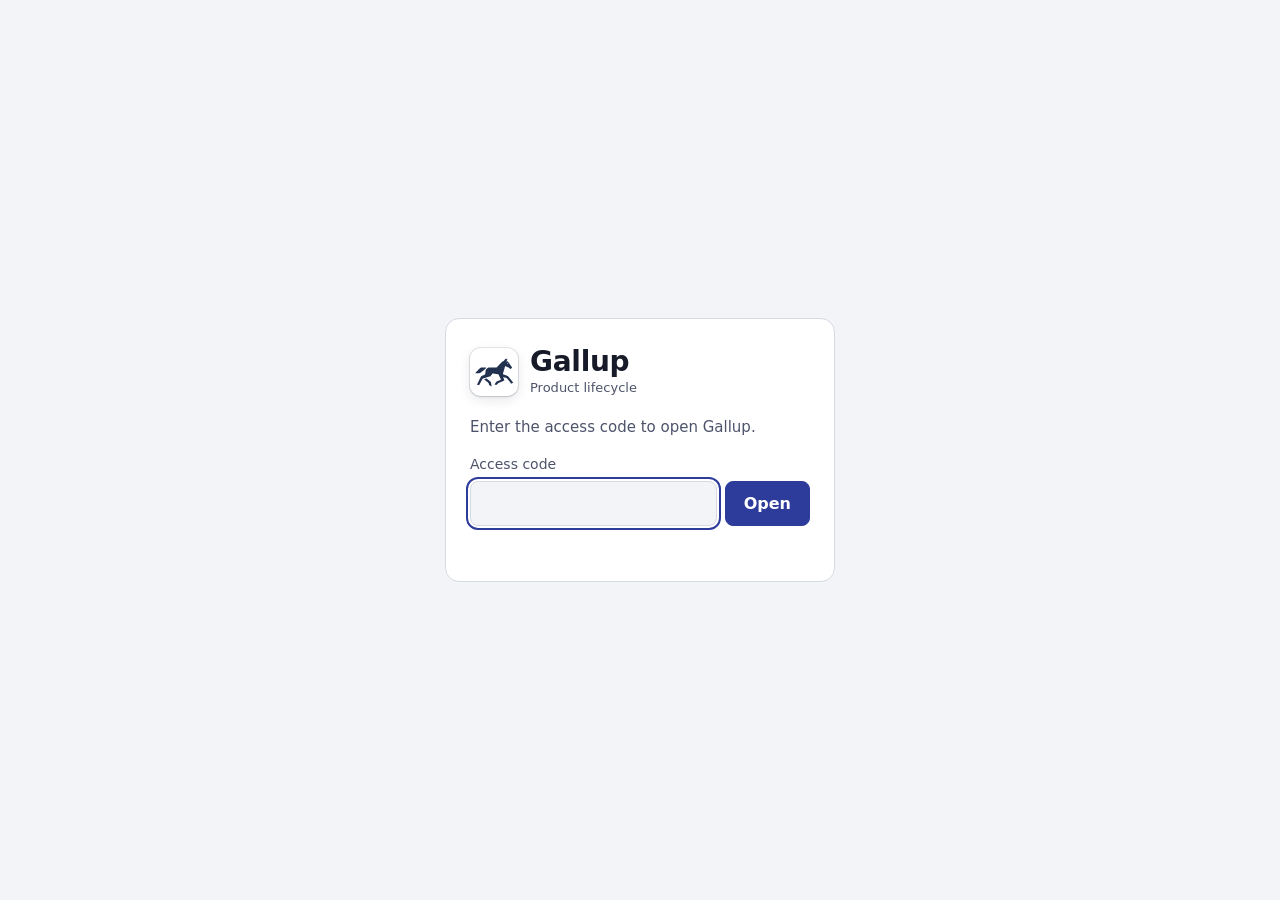
<file: tools/gate.html>
<!doctype html>
<html lang="en">
<head>
<meta charset="utf-8">
<meta http-equiv="Content-Security-Policy" content="default-src 'none'; script-src 'self' 'unsafe-inline'; style-src 'self' 'unsafe-inline'; font-src 'self'; img-src 'self' data:; connect-src 'self'; base-uri 'none'; form-action 'none'">
<meta name="referrer" content="no-referrer">
<meta name="viewport" content="width=device-width,initial-scale=1,viewport-fit=cover">
<meta name="robots" content="noindex,nofollow">
<meta name="apple-mobile-web-app-title" content="Gallup">
<meta name="apple-mobile-web-app-capable" content="yes">
<meta name="mobile-web-app-capable" content="yes">
<meta name="apple-mobile-web-app-status-bar-style" content="default">
<meta name="theme-color" content="#F3F4F7" media="(prefers-color-scheme: light)">
<meta name="theme-color" content="#11131B" media="(prefers-color-scheme: dark)">
<link rel="apple-touch-icon" href="apple-touch-icon.png">
<link rel="icon" type="image/svg+xml" href="icon.svg">
<link rel="icon" type="image/png" sizes="32x32" href="favicon-32.png">
<title>Gallup</title>
<style>
:root{--bg:#F3F4F7;--surface:#FFFFFF;--ink:#171A28;--muted:#4D536A;--line:#D7DAE3;--accent:#2D3C9B;--accent-ink:#FFFFFF;--hot:#AF352E;--logo:#223150;--tile:#FFFFFF;color-scheme:light}
@media (prefers-color-scheme:dark){:root{--bg:#11131B;--surface:#191C27;--ink:#E9EBF3;--muted:#A9AFC5;--line:#2F3445;--accent:#95A2FF;--accent-ink:#10121A;--hot:#F27D72;color-scheme:dark}}
*{box-sizing:border-box}
body{margin:0;min-height:100vh;display:flex;align-items:center;justify-content:center;background:var(--bg);color:var(--ink);font:16px/1.5 "Source Sans 3",system-ui,-apple-system,"Segoe UI",Roboto,sans-serif;padding:16px max(16px,env(safe-area-inset-right)) 16px max(16px,env(safe-area-inset-left))}
.card{background:var(--surface);border:1px solid var(--line);border-radius:14px;padding:28px 24px 24px;width:100%;max-width:390px}
.brand{display:flex;align-items:center;gap:12px;margin-bottom:18px}
.icon{flex:none;width:48px;height:48px;border-radius:22.5%;background:var(--tile);color:var(--logo);display:grid;place-items:center;box-shadow:0 0 0 1px rgba(20,26,50,.10),0 1px 2px rgba(20,26,50,.12),0 4px 12px rgba(20,26,50,.10)}
.icon svg{width:80%;height:auto;display:block}
h1{font:750 28px/1.05 "Archivo","Arial Narrow",system-ui,sans-serif;font-stretch:118%;margin:0;letter-spacing:-.01em}
.sub{font-size:13px;color:var(--muted);margin:2px 0 0}
p{margin:0 0 16px;color:var(--muted);font-size:15px}
label{display:block;font-size:14px;color:var(--muted);margin-bottom:6px}
.row{display:flex;gap:8px}
input{flex:1;min-width:0;font:inherit;font-size:18px;letter-spacing:.12em;padding:8px 12px;border:1px solid var(--line);border-radius:8px;background:var(--bg);color:var(--ink)}
button{font:inherit;font-weight:600;padding:8px 18px;border-radius:8px;border:1px solid var(--accent);background:var(--accent);color:var(--accent-ink);cursor:pointer}
button:disabled{opacity:.6;cursor:wait}
input:focus-visible,button:focus-visible{outline:2px solid var(--accent);outline-offset:2px}
.err{color:var(--hot);font-size:14px;min-height:21px;margin:10px 0 0}
</style>
</head>
<body>
<main class="card">
  <div class="brand"><div class="icon" aria-hidden="true"><svg viewBox="0 0 1162 865"><path fill="currentColor" fill-rule="evenodd" d="M480.5 849.6C469.5 842.9 452.6 832.4 443 826.4L425.5 815.4L423.2 804.5C422 798.4 419.6 786.7 417.9 778.4L414.8 763.3L403.2 753.4C396.8 748 388.5 740.8 384.6 737.6C380.7 734.3 372.1 727.1 365.5 721.5C341.1 700.9 290.3 658.3 283.2 652.5C279.2 649.3 276.1 646.1 276.3 645.6C276.6 644.6 308.8 632.4 338.3 622L352.1 617.1L371.4 633.3C382 642.2 406.9 663.1 426.7 679.7C446.5 696.3 464.6 712 467 714.7C469.3 717.3 473.4 723 476.1 727.4C484.8 741.6 486.2 747 495 801.3C504.9 862.9 504.8 862 502.4 862C501.3 862 491.5 856.4 480.5 849.6ZM55.5 813C55.1 812.4 68.7 785.5 85.6 753.2C120 687.6 146.7 634.7 170.4 585.5C179.2 567.4 187 551.7 187.9 550.8C189.6 549.1 205.7 541.5 231 530.5C239 527 251.4 521.6 258.5 518.5C265.6 515.4 276 511 281.4 508.9C301.5 500.8 306.8 498 307.5 495.1C308.2 491.6 309.9 479.2 317.5 422C322.1 387.4 324.7 371.1 326.6 365C334.9 337.8 356.3 313 382.7 299.6C391.4 295.3 402.7 291.4 412.4 289.4C423.2 287.2 456.1 286.6 501 287.9C523.3 288.5 566.4 289.3 596.7 289.7L652 290.3L677.2 264.9C709.8 232.2 770.4 167.5 797.7 136.4C803.9 129.3 808.7 126.1 859.5 93.7C869.4 87.4 871.5 85.5 880.6 74.6C906.6 43.7 934.2 15 938.1 15C940.4 15 940.5 17.5 938.5 31.5C937.7 36.9 937.2 41.6 937.4 41.7C937.5 41.9 943.9 36.7 951.6 30.2C977.4 8.4 983.2 3.8 984.2 4.8C985.5 6.1 972.2 52.4 957.9 96.7C955.2 105.1 953 112.3 953 112.6C953 112.9 953.8 112.9 954.8 112.5C955.7 112.1 963.6 109.4 972.3 106.4C984.7 102.2 988.5 101.2 990.5 102C994.2 103.4 1008.3 122.2 1055.9 189C1081.2 224.5 1107.6 262 1116.8 275.7C1122.4 283.9 1122.3 286 1115.8 294.6C1108.2 304.8 1086.4 326.2 1080 329.8C1070.3 335.4 1071.9 336.2 1043.7 310.2C1026.3 294.1 1026.2 294 1011.9 287L997.5 280L990.5 280.6L983.5 281.2L970 274.5C962.6 270.8 947.1 262.6 935.7 256.3C923.9 249.7 914.5 245.1 914 245.6C912.8 247 906.9 265.8 899 294C887.9 333.7 878.6 365.7 872 387.5C866.5 405.6 855.6 444 846.7 477C844.8 483.9 843.5 489.8 843.9 490.2C844.2 490.5 853.7 494.5 865 498.8C876.3 503.2 896.5 511.2 910 516.5C923.5 521.8 949.3 531.8 967.4 538.6C985.5 545.4 1000.4 551.1 1000.5 551.2C1000.7 551.4 1013.2 566.8 1028.5 585.5C1043.7 604.2 1063 627.8 1071.4 637.9C1079.7 648.1 1089.7 660.3 1093.5 665C1106.7 681.3 1144.5 727.5 1151.8 736.4C1157.9 743.7 1158.9 745.5 1157.8 746.5C1157.1 747.2 1147.5 752.1 1136.5 757.3C1125.5 762.5 1110.9 769.5 1104.1 772.9C1097.3 776.3 1090.9 779 1090 779C1088.2 779 1086.4 775.2 1075.4 749.5C1071.8 741.1 1069.7 738.2 1041.6 704.5C1025.1 684.7 1000.9 655.9 987.8 640.4L964.1 612.3L906.5 593C874.8 582.4 848.7 574 848.5 574.2C848.2 574.4 854.4 589.2 862.1 607.1C886 662.2 888.3 668 887.7 672.4C887.4 674.7 886.1 677.4 884.5 679C881.7 681.9 864.3 690.4 802.5 719C782.7 728.1 749.9 743.4 729.5 752.9L692.5 770.2L678 788.9L663.5 807.5L627.7 807.8C597.5 808 591.9 807.8 591.4 806.6C590.9 805.4 612.1 769.6 638.5 727.1L645.6 715.6L674.5 703.3C703.5 690.9 719.4 684.2 764.5 665.1C777.7 659.5 788.9 654.5 789.3 654.1C789.7 653.7 782.5 638.7 773.2 620.9C760.1 595.7 722.5 522.3 710.3 498L708.5 494.5L690 492.3C628.7 484.8 543.8 472.1 530.9 468.4C529.7 468.1 526.1 472.5 517.9 484.2C486.1 529.8 474.3 545.8 469.3 549.9C465.2 553.3 459.4 555.2 414.5 568.4C377.5 579.2 369.7 581.7 328.5 595.5C307.6 602.5 285.3 609.2 270.5 612.9C257.3 616.2 243.9 620 240.8 621.2L235 623.5L227.2 637.5C222.9 645.2 214.9 659.6 209.3 669.5C199.7 686.6 193 699.1 151.9 775.5C142.1 793.6 133.4 809.7 132.6 811.2L131.1 814L93.6 814C69.3 814 55.9 813.6 55.5 813ZM4.5 463.1C4.1 462.3 4.8 460.8 6.2 459.2C7.6 457.7 24.6 439.2 44.1 418C146.2 306.8 143.5 309.4 162.5 300.5C177 293.7 190.3 291 210.5 291C239.9 291 341.2 294.8 342.4 296C344.2 297.7 313.3 328.7 289 349.5C255 378.6 165.9 452.2 160.7 455.4C158.4 456.8 136.9 459 100 461.6C69.9 463.7 5.5 464.7 4.5 463.1ZM998.2 174.9C1003.1 171 1007 167.5 1007 167.1C1007 166.8 1003.6 162.3 999.4 157.2C992.8 149.3 991.5 148.2 990.1 149.2C989.2 149.9 985 153.3 980.7 156.8C973.1 163.1 973 163.2 974.7 165.4C981.1 173.3 988.5 182 988.9 182C989.3 182 993.4 178.8 998.2 174.9Z"/></svg></div><div><h1>Gallup</h1><p class="sub">Product lifecycle</p></div></div>
  <p>Enter the access code to open Gallup.</p>
  <form id="f" autocomplete="off">
    <label for="code">Access code</label>
    <div class="row"><input id="code" type="password" autocomplete="off" autocapitalize="characters" spellcheck="false" required autofocus><button id="go" type="submit">Open</button></div>
    <p class="err" id="err" role="alert"></p>
  </form>
</main>
<script>
/* Gallup and its records are stored encrypted (AES-256-GCM, key derived from the access code with PBKDF2-SHA-256); they are decrypted in this browser. */
const P=/*PAYLOAD*/;
const b64=s=>Uint8Array.from(atob(s),c=>c.charCodeAt(0));
async function unlock(code){
  const base=await crypto.subtle.importKey('raw',new TextEncoder().encode(code),'PBKDF2',false,['deriveKey']);
  const key=await crypto.subtle.deriveKey({name:'PBKDF2',salt:b64(P.salt),iterations:P.iter,hash:'SHA-256'},base,{name:'AES-GCM',length:256},false,['decrypt']);
  const plain=await crypto.subtle.decrypt({name:'AES-GCM',iv:b64(P.iv)},key,b64(P.ct));
  return await new Response(new Blob([plain]).stream().pipeThrough(new DecompressionStream('gzip'))).text();}
const f=document.getElementById('f'),inp=document.getElementById('code'),err=document.getElementById('err'),go=document.getElementById('go');
const norm=s=>s.trim().toUpperCase();
async function tryCode(code,remember){go.disabled=true;err.textContent='Checking…';
  try{const html=await unlock(code);if(remember){try{sessionStorage.setItem('gallup-code',code);}catch(e){}}document.open();document.write(html);document.close();}
  catch(e){if(!remember){try{sessionStorage.removeItem('gallup-code');}catch(x){}}err.textContent=e&&e.name==='OperationError'?'That code is not right. Try again.':'This browser could not open Gallup. Try an up-to-date Chrome, Edge, Safari or Firefox.';go.disabled=false;inp.focus();inp.select();}}
f.addEventListener('submit',ev=>{ev.preventDefault();const c=norm(inp.value);if(c)tryCode(c,true);});
if(!window.crypto||!crypto.subtle||typeof DecompressionStream==='undefined'){err.textContent='Open this page in an up-to-date browser over https.';go.disabled=true;}
else{let c=null;try{c=sessionStorage.getItem('gallup-code');}catch(e){}if(c)tryCode(c,false);}
</script>
</body>
</html>
</file>
